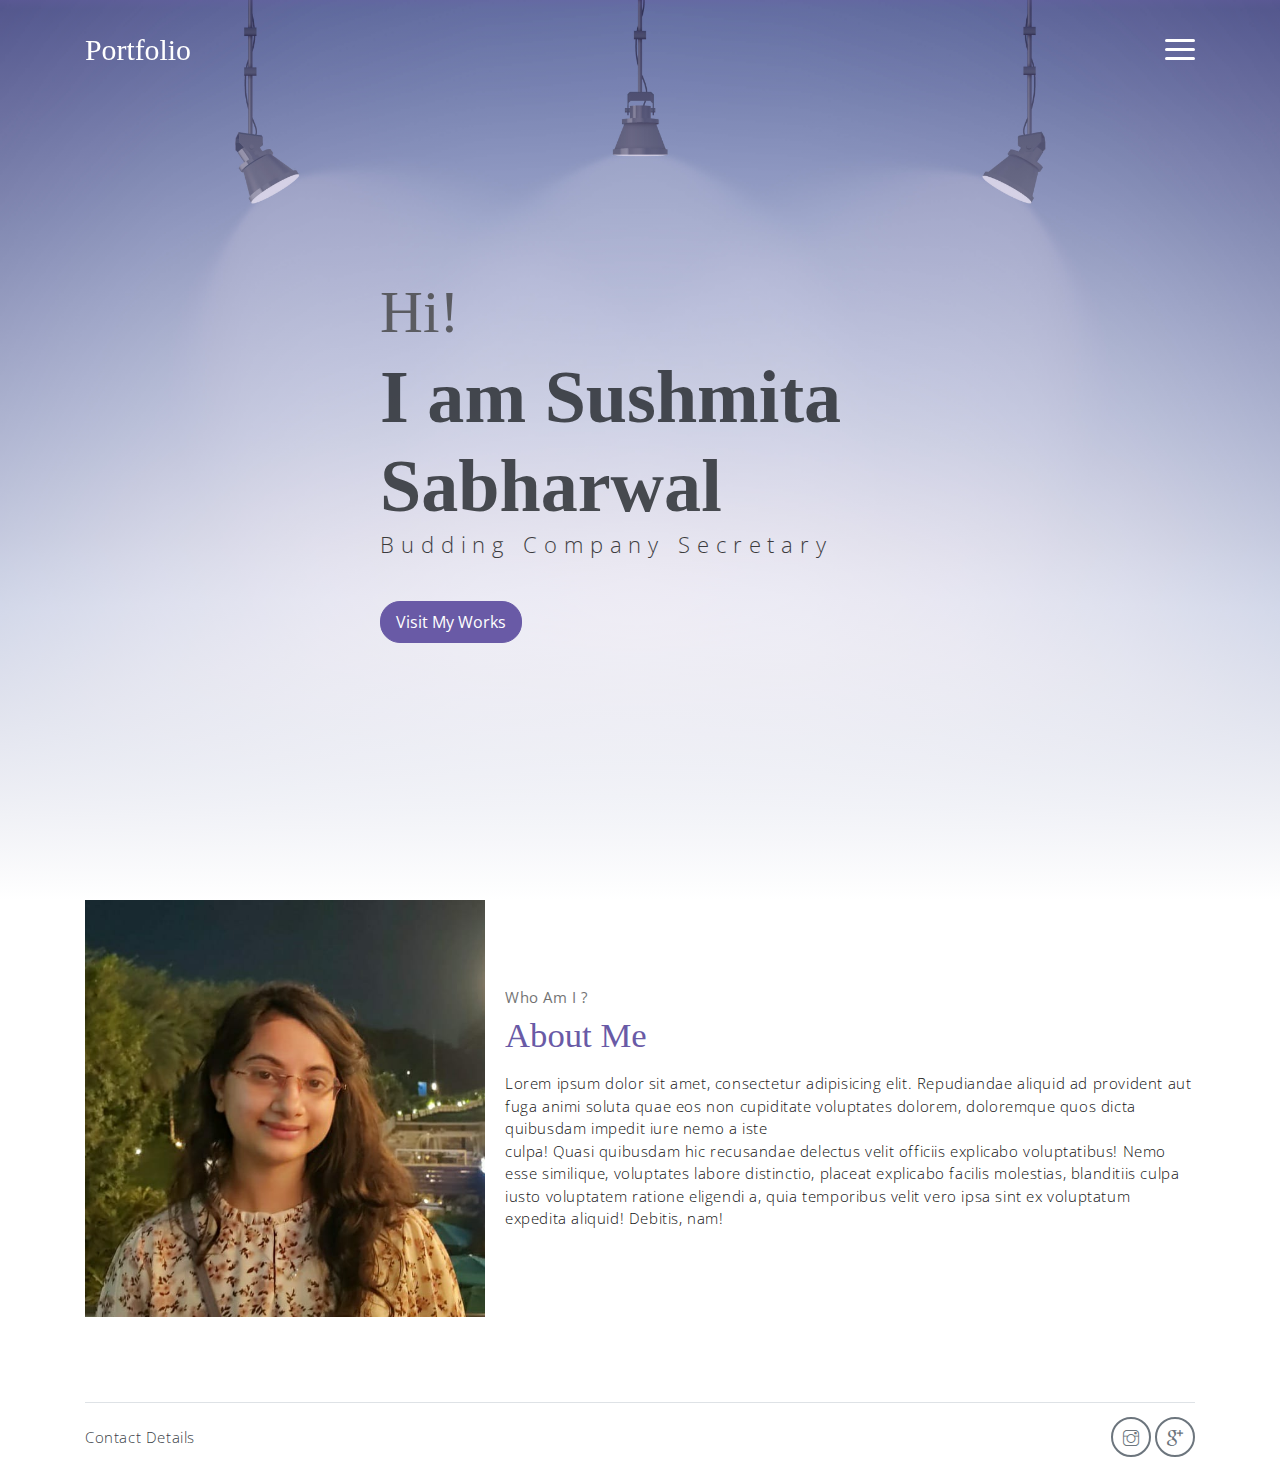
<file: index.html>
<!DOCTYPE html>
<html lang="en">
  <head>
    <meta charset="utf-8" />
    <meta
      name="viewport"
      content="width=device-width, initial-scale=1, shrink-to-fit=no"
    />
    <meta name="description" content="Company Secretary Updates" />
    <meta
      name="keywords"
      content="Company Secretary, updates, company law, dpnc, ICSI, india code,acts, state acts,indian acts,constitution acts,india law, indian law"
    />
    <meta name="author" content="Sushmita Sabharwal" />
    <title>Sushmita Sabharwal</title>
    <!-- font icons -->
    <link
      rel="stylesheet"
      href="assets/vendors/themify-icons/css/themify-icons.css"
    />
    <!-- Bootstrap + Meyawo main styles -->
    <link rel="stylesheet" href="assets/css/index.css" />
  </head>

  <body data-spy="scroll" data-target=".navbar" data-offset="40" id="home">
    <!-- Page Navbar -->
    <nav class="custom-navbar" data-spy="affix" data-offset-top="20">
      <div class="container">
        <a class="logo" href="#">Portfolio</a>
        <ul class="nav">
          <li class="item">
            <a class="link" href="#home">Home</a>
          </li>
          <li class="item">
            <a class="link" href="#about">About</a>
          </li>
          <!-- <li class="item">
                    <a class="link" href="#portfolio">Portfolio</a>
                </li> -->
          <!-- <li class="item">
                    <a class="link" href="#testmonial">Testmonial</a>
                </li> -->
          <!-- <li class="item">
                    <a class="link" href="#blog">Blog</a>
                </li> -->
          <li class="item">
            <a class="link" href="#contact">Contact</a>
          </li>
          <!-- <li class="item ml-md-3">
                    <a href="components.html" class="btn btn-primary">Components</a>
                </li> -->
        </ul>
        <a
          href="javascript:void(0)"
          id="nav-toggle"
          class="hamburger hamburger--elastic"
        >
          <div class="hamburger-box">
            <div class="hamburger-inner"></div>
          </div>
        </a>
      </div>
    </nav>
    <!-- End of Page Navbar -->

    <!-- page header -->
    <header id="home" class="header">
      <div class="overlay"></div>
      <div class="header-content container">
        <h1 class="header-title">
          <span class="up">Hi!</span>
          <span class="down">I am Sushmita Sabharwal</span>
        </h1>
        <p class="header-subtitle">Budding Company Secretary</p>

        <!-- <a href="/mywork.html"
          ><button class="btn btn-primary">Visit My Works</button></a
        > -->
        <form action="./mywork.html">
          <button class="btn btn-primary">Visit My Works</button>
        </form>
      </div>
    </header>
    <!-- end of page header -->

    <!-- about section -->
    <section class="section pt-0" id="about">
      <!-- container -->
      <div class="container text-center">
        <!-- about wrapper -->
        <div class="about">
          <div class="about-img-holder">
            <img
              src="assets/imgs/sushmita.jpeg"
              class="about-img"
              alt="Download free bootstrap 4 landing page, free boootstrap 4 templates, Download free bootstrap 4.1 landing page, free boootstrap 4.1.1 templates, meyawo Landing page"
            />
          </div>
          <div class="about-caption">
            <p class="section-subtitle">Who Am I ?</p>
            <h2 class="section-title mb-3">About Me</h2>
            <p>
              Lorem ipsum dolor sit amet, consectetur adipisicing elit.
              Repudiandae aliquid ad provident aut fuga animi soluta quae eos
              non cupiditate voluptates dolorem, doloremque quos dicta quibusdam
              impedit iure nemo a iste
              <br />culpa! Quasi quibusdam hic recusandae delectus velit
              officiis explicabo voluptatibus! Nemo esse similique, voluptates
              labore distinctio, placeat explicabo facilis molestias, blanditiis
              culpa iusto voluptatem ratione eligendi a, quia temporibus velit
              vero ipsa sint ex voluptatum expedita aliquid! Debitis, nam!
            </p>
            <!-- <button class="btn-rounded btn btn-outline-primary mt-4">
              Download CV
            </button> -->
          </div>
        </div>
        <!-- end of about wrapper -->
      </div>
      <!-- end of container -->
    </section>
    <!-- end of about section -->

    <!-- footer -->
    <div id="contact" class="container">
      <footer class="footer">
        <p class="mb-0">
          Contact Details
          <!-- <script>
            document.write(new Date().getFullYear());
          </script>
          &copy; -->
          <!-- <a href="http://www.devcrud.com">DevCRUD</a> Distribution
          <a href="https://themewagon.com">ThemeWagon</a> -->
        </p>
        <div class="social-links text-right m-auto ml-sm-auto">
          <a href="https://www.instagram.com/corp_updates/" class="link"
            ><i class="ti-instagram"></i
          ></a>

          <a href="mailto:shivamwatson55@gmail.com" class="link"
            ><i class="ti-google"></i
          ></a>
        </div>
      </footer>
    </div>
    <!-- end of page footer -->

    <!-- core  -->
    <script src="assets/vendors/jquery/jquery-3.4.1.js"></script>
    <script src="assets/vendors/bootstrap/bootstrap.bundle.js"></script>

    <!-- bootstrap 3 affix -->
    <script src="assets/vendors/bootstrap/bootstrap.affix.js"></script>

    <!-- Meyawo js -->
    <script src="assets/js/meyawo.js"></script>
  </body>
</html>
</file>
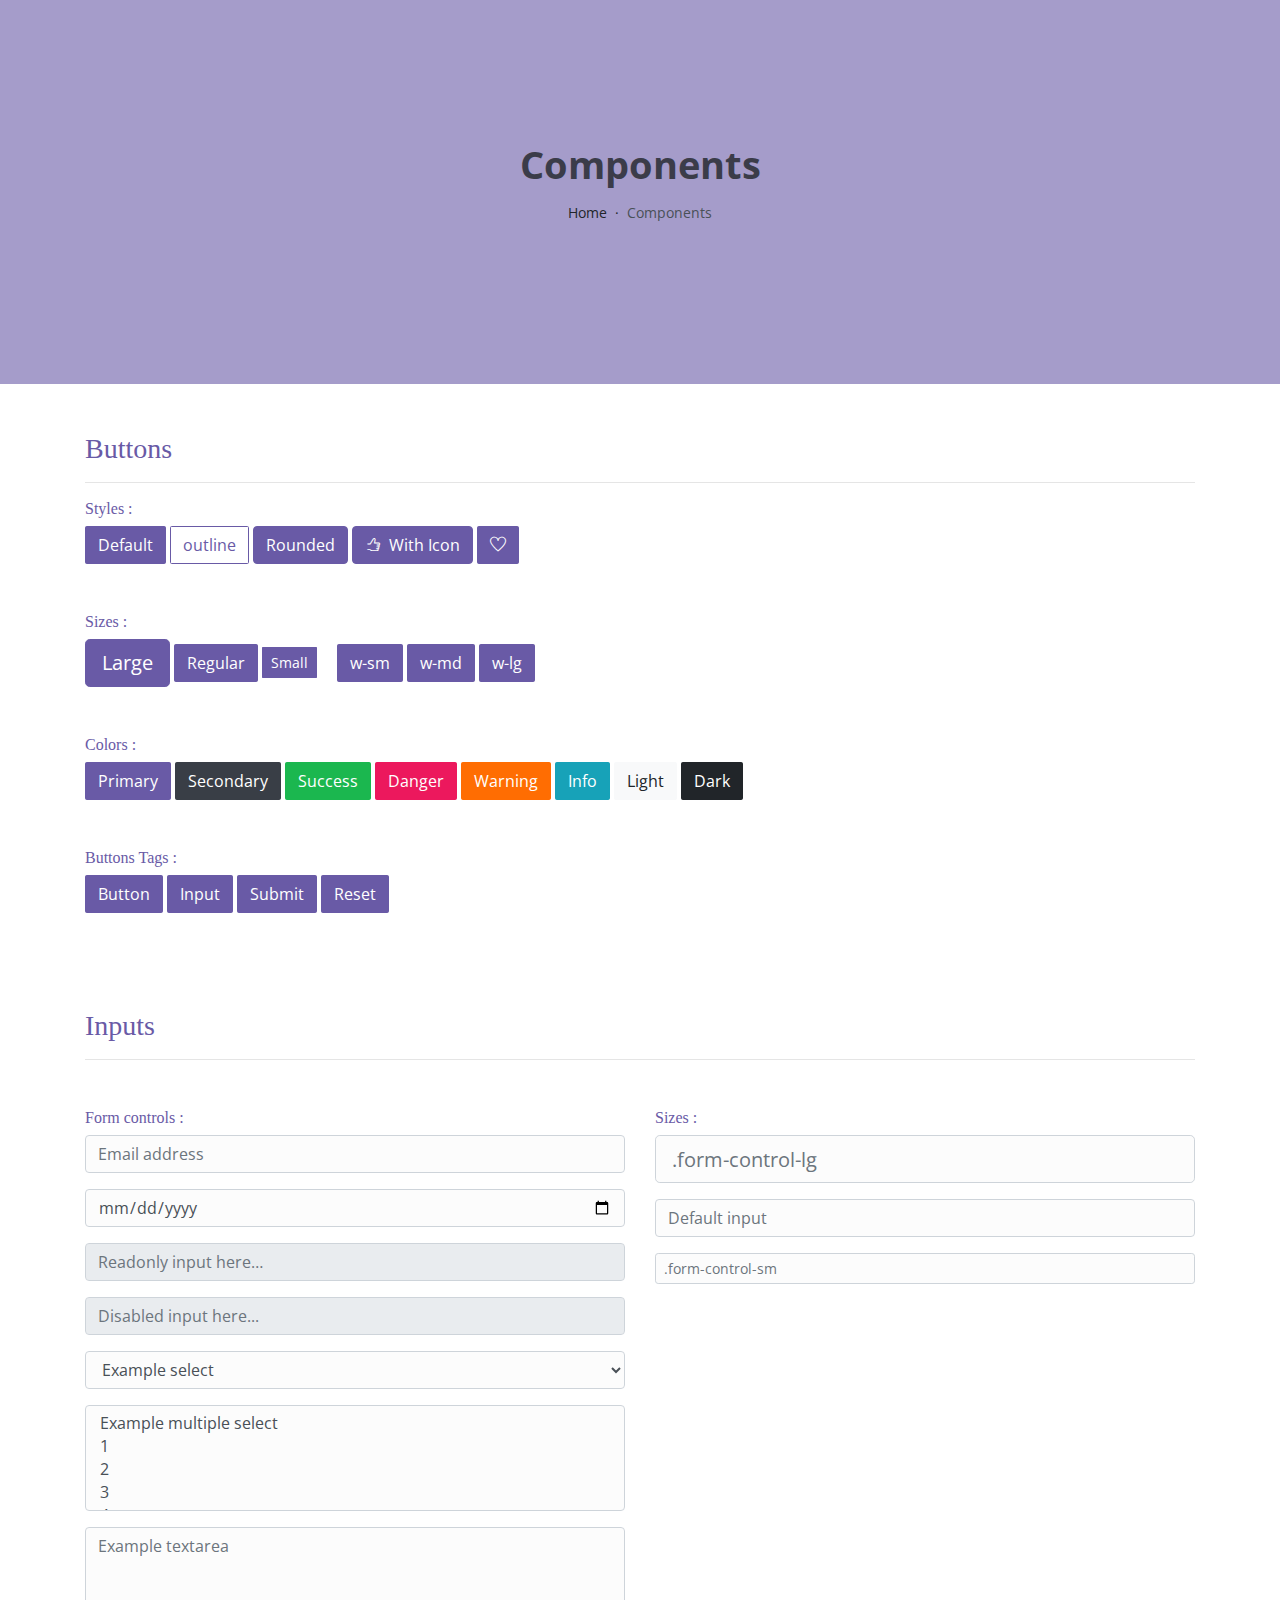
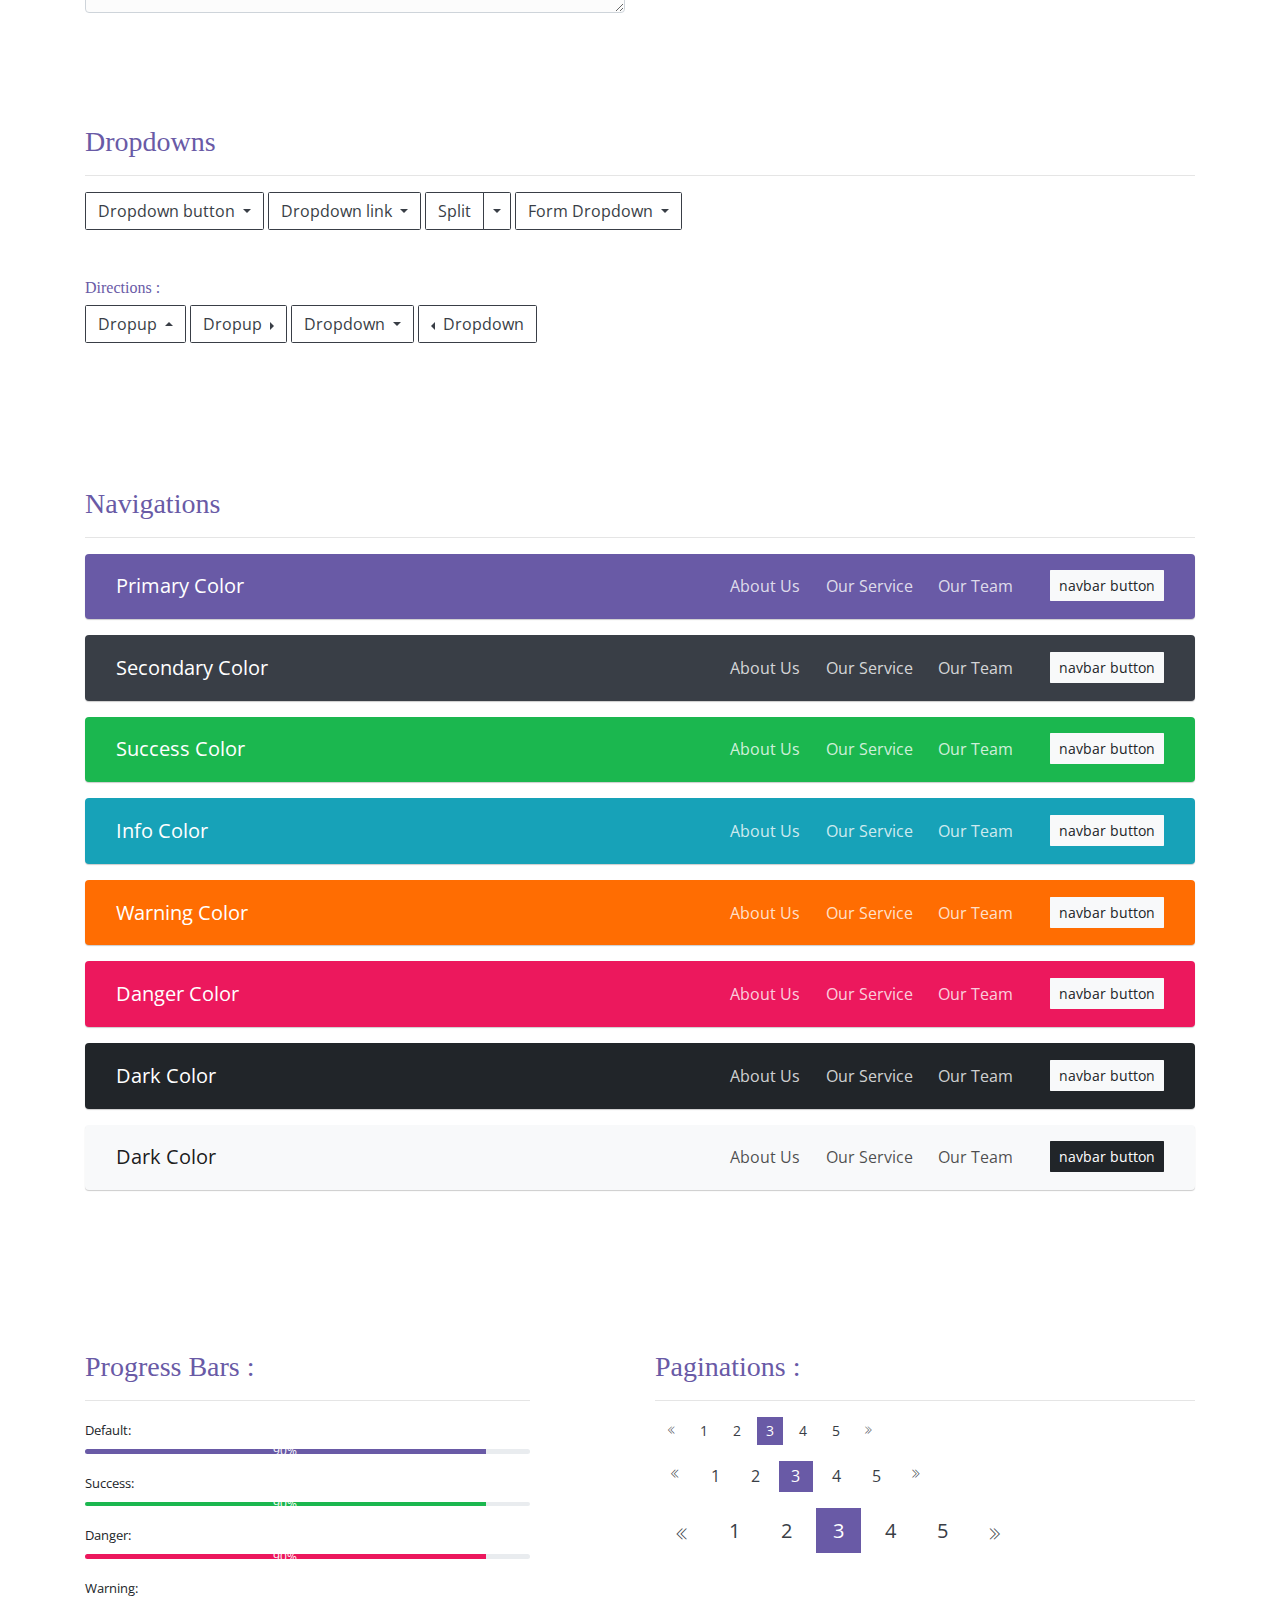
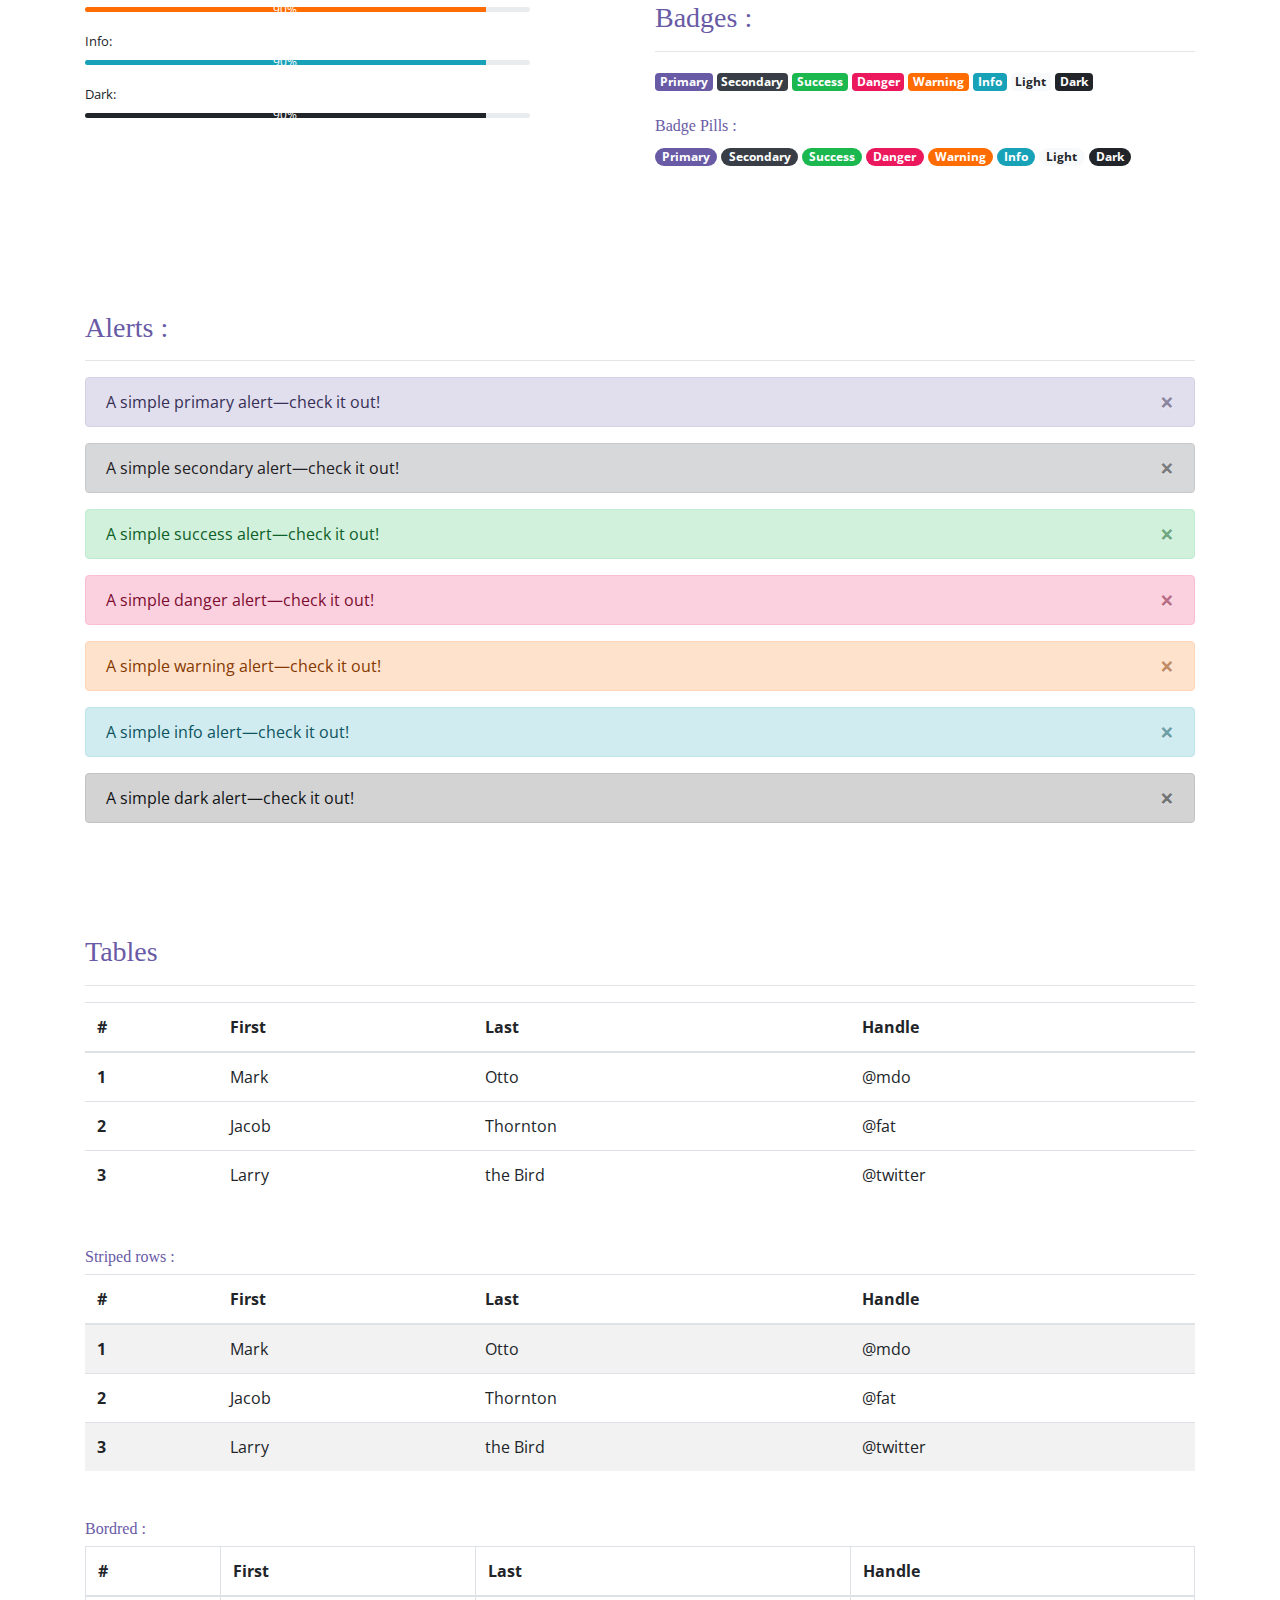
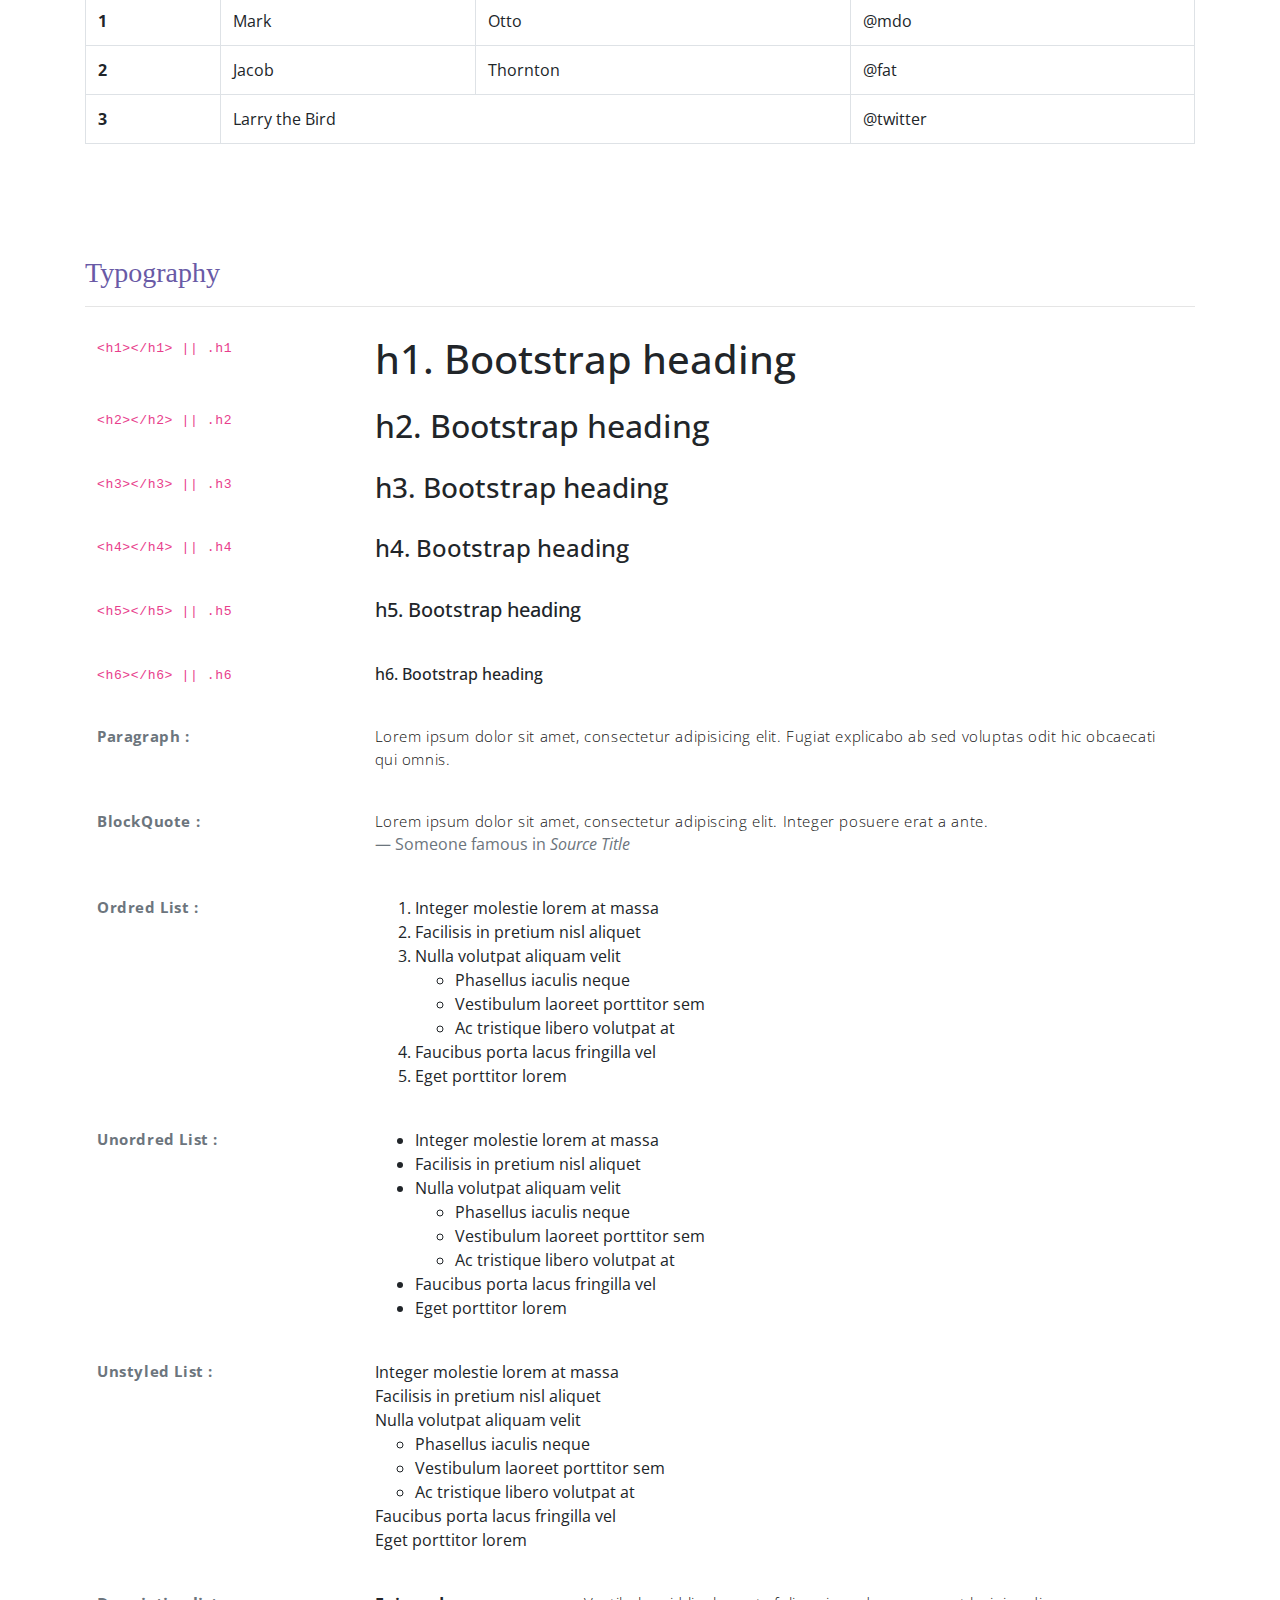
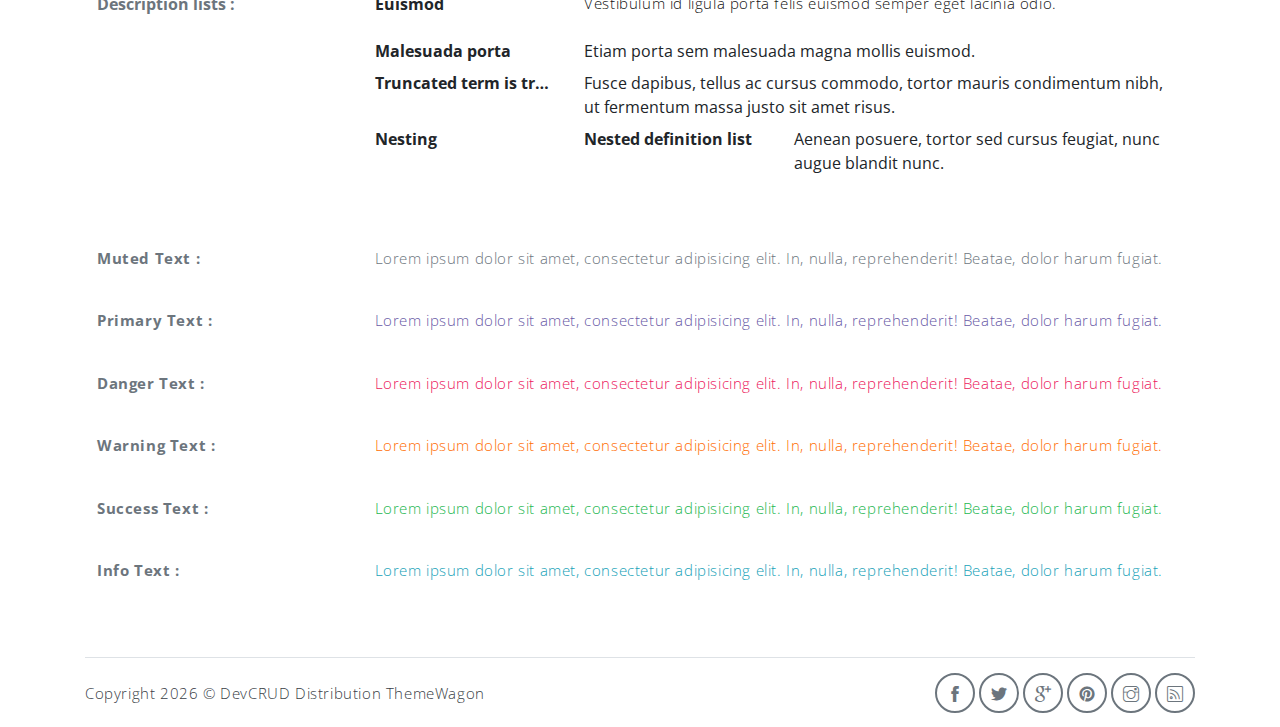
<file: components.html>
<!DOCTYPE html>
<html lang="en">

<head>
   <meta charset="utf-8">
   <meta name="viewport" content="width=device-width, initial-scale=1, shrink-to-fit=no">
   <meta name="description" content="Start your development with Meyawo landing page.">
   <meta name="author" content="Devcrud">
   <title>Meyawo Landing page | Components</title>
   <!-- font icons -->
   <link rel="stylesheet" href="assets/vendors/themify-icons/css/themify-icons.css">
   <!-- Bootstrap + Steller  -->
   <link rel="stylesheet" href="assets/css/meyawo.css">
</head>

<body>

   <!-- Page Header -->
   <header class="header header-mini">
      <div class="header-title">Components</div>
      <nav aria-label="breadcrumb">
         <ol class="breadcrumb">
            <li class="breadcrumb-item"><a href="/">Home</a></li>
            <li class="breadcrumb-item active" aria-current="page">Components</li>
         </ol>
      </nav>
   </header> <!-- End Of Page Header -->

   <!-- main content -->
   <div class="container">

      <!-- Buttons -->
      <h3 class="mt-5">Buttons</h3>
      <hr>
      <h6 class="section-secondary-title">Styles :</h6>
      <button class="btn btn-primary">Default</button>
      <button class="btn btn-outline-primary">outline</button>
      <button class="btn btn-primary rounded">Rounded</button>
      <button class="btn btn-primary rounded"><i class="ti-thumb-up pr-1"></i> With Icon</button>
      <button class="btn btn-primary circle"><i class="ti-heart"></i></button>

      <h6 class="section-secondary-title mt-5">Sizes :</h6>
      <button class="btn btn-primary btn-lg">Large</button>
      <button class="btn btn-primary ">Regular</button>
      <button class="btn btn-primary btn-sm">Small</button>
      <button class="btn btn-primary w-sm ml-3">w-sm</button>
      <button class="btn btn-primary w-md">w-md</button>
      <button class="btn btn-primary w-lg">w-lg</button>

      <h6 class="section-secondary-title mt-5">Colors :</h6>
      <button type="button" class="btn btn-primary">Primary</button>
      <button type="button" class="btn btn-secondary">Secondary</button>
      <button type="button" class="btn btn-success">Success</button>
      <button type="button" class="btn btn-danger">Danger</button>
      <button type="button" class="btn btn-warning">Warning</button>
      <button type="button" class="btn btn-info">Info</button>
      <button type="button" class="btn btn-light">Light</button>
      <button type="button" class="btn btn-dark">Dark</button>

      <h6 class="section-secondary-title mt-5">Buttons Tags :</h6>
      <button class="btn btn-primary" type="submit">Button</button>
      <input class="btn btn-primary" type="button" value="Input">
      <input class="btn btn-primary" type="submit" value="Submit">
      <input class="btn btn-primary" type="reset" value="Reset">

      <!-- devider -->
      <div class="py-5"></div>

      <!-- Inputs -->
      <h3>Inputs</h3>
      <hr>
      <div class="row mt-5">
         <div class="col-md-6">
            <h6 class="section-secondary-title">Form controls :</h6>
            <div class="form-group">
               <input type="email" class="form-control" id="exampleFormControlInput1" placeholder="Email address">
            </div>
            <div class="form-group">
               <input type="date" class="form-control" id="exampleFormControlInput1" placeholder="Date">
            </div>
            <div class="form-group">
               <input class="form-control" type="text" placeholder="Readonly input here…" readonly>
            </div>
            <div class="form-group">
               <input class="form-control" id="disabledInput" type="text" placeholder="Disabled input here..." disabled>
            </div>
            <div class="form-group">
               <select class="form-control" id="exampleFormControlSelect1">
                  <option>Example select</option>
                  <option>1</option>
                  <option>2</option>
                  <option>3</option>
                  <option>4</option>
                  <option>5</option>
               </select>
            </div>
            <div class="form-group">
               <select multiple class="form-control" id="exampleFormControlSelect2">
                  <option>Example multiple select</option>
                  <option>1</option>
                  <option>2</option>
                  <option>3</option>
                  <option>4</option>
                  <option>5</option>
               </select>
            </div>
            <div class="form-group">
               <textarea class="form-control" id="exampleFormControlTextarea1" rows="3"
                  placeholder="Example textarea"></textarea>
            </div>
         </div>
         <div class="col-md-6">
            <h6 class="section-secondary-title">Sizes :</h6>
            <div class="form-group">
               <input class="form-control form-control-lg" type="text" placeholder=".form-control-lg">
            </div>
            <div class="form-group">
               <input class="form-control" type="text" placeholder="Default input">
            </div>
            <div class="form-group">
               <input class="form-control form-control-sm" type="text" placeholder=".form-control-sm">
            </div>
         </div>
      </div> <!-- end of inputs -->

      <!-- devider -->
      <div class="py-5"></div>

      <!-- Dropdowns -->
      <h3 class="components-section-title font-weight-normal">Dropdowns</h3>
      <hr>
      <div class="dropdown d-inline-block">
         <button class="btn btn-outline-secondary dropdown-toggle" type="button" id="dropdownMenuButton"
            data-toggle="dropdown" aria-haspopup="true" aria-expanded="false">
            Dropdown button
         </button>
         <div class="dropdown-menu" aria-labelledby="dropdownMenuButton">
            <a class="dropdown-item" href="#">Action</a>
            <a class="dropdown-item" href="#">Another action</a>
            <a class="dropdown-item" href="#">Something else here</a>
         </div>
      </div>
      <div class="dropdown d-inline-block">
         <a class="btn btn-outline-secondary dropdown-toggle" href="#" role="button" id="dropdownMenuLink"
            data-toggle="dropdown" aria-haspopup="true" aria-expanded="false">
            Dropdown link
         </a>
         <div class="dropdown-menu" aria-labelledby="dropdownMenuLink">
            <a class="dropdown-item" href="#">Action</a>
            <a class="dropdown-item" href="#">Another action</a>
            <a class="dropdown-item" href="#">Something else here</a>
         </div>
      </div>
      <div class="btn-group">
         <button type="button" class="btn btn-outline-secondary">Split</button>
         <button type="button" class="btn btn-outline-secondary dropdown-toggle dropdown-toggle-split"
            data-toggle="dropdown" aria-haspopup="true" aria-expanded="false">
            <span class="sr-only">Toggle Dropdown</span>
         </button>
         <div class="dropdown-menu">
            <a class="dropdown-item" href="#">Action</a>
            <a class="dropdown-item" href="#">Another action</a>
            <a class="dropdown-item" href="#">Something else here</a>
            <div class="dropdown-divider"></div>
            <a class="dropdown-item" href="#">Separated link</a>
         </div>
      </div>
      <div class="btn-group">
         <button class="btn btn-outline-secondary dropdown-toggle" type="button" id="dropdownMenuButton"
            data-toggle="dropdown" aria-haspopup="true" aria-expanded="false">
            Form Dropdown
         </button>
         <div class="dropdown-menu form">
            <form class="px-4 py-3">
               <div class="form-group">
                  <input type="email" class="form-control" id="exampleDropdownFormEmail1"
                     placeholder="email@example.com">
               </div>
               <div class="form-group">
                  <input type="password" class="form-control" id="exampleDropdownFormPassword1" placeholder="Password">
               </div>
               <div class="form-check mb-3">
                  <input type="checkbox" class="form-check-input" id="dropdownCheck">
                  <label class="form-check-label" for="dropdownCheck">
                     Remember me
                  </label>
               </div>
               <button type="submit" class="btn btn-primary btn-block">Sign in</button>
            </form>
            <div class="dropdown-divider"></div>
            <a class="dropdown-item" href="#"><small>New around here? Sign up</small></a>
            <a class="dropdown-item" href="#"><small>Forgot password?</small></a>
         </div>
      </div>
      <h6 class="section-secondary-title mt-5">Directions :</h6>
      <div class="btn-group dropup">
         <button type="button" class="btn btn-outline-secondary dropdown-toggle" data-toggle="dropdown"
            aria-haspopup="true" aria-expanded="false">
            Dropup
         </button>
         <div class="dropdown-menu">
            <a class="dropdown-item" href="#">Action</a>
            <a class="dropdown-item" href="#">Another action</a>
            <a class="dropdown-item" href="#">Something else here</a>
            <div class="dropdown-divider"></div>
            <a class="dropdown-item" href="#">Separated link</a>
         </div>
      </div>
      <div class="btn-group dropright">
         <button type="button" class="btn btn-outline-secondary dropdown-toggle" data-toggle="dropdown"
            aria-haspopup="true" aria-expanded="false">
            Dropup
         </button>
         <div class="dropdown-menu">
            <a class="dropdown-item" href="#">Action</a>
            <a class="dropdown-item" href="#">Another action</a>
            <a class="dropdown-item" href="#">Something else here</a>
            <div class="dropdown-divider"></div>
            <a class="dropdown-item" href="#">Separated link</a>
         </div>
      </div>
      <div class="btn-group">
         <button type="button" class="btn btn-outline-secondary dropdown-toggle" data-toggle="dropdown"
            aria-haspopup="true" aria-expanded="false">
            Dropdown
         </button>
         <div class="dropdown-menu">
            <a class="dropdown-item" href="#">Action</a>
            <a class="dropdown-item" href="#">Another action</a>
            <a class="dropdown-item" href="#">Something else here</a>
            <div class="dropdown-divider"></div>
            <a class="dropdown-item" href="#">Separated link</a>
         </div>
      </div>
      <div class="btn-group dropleft">
         <button type="button" class="btn btn-outline-secondary dropdown-toggle" data-toggle="dropdown"
            aria-haspopup="true" aria-expanded="false">
            Dropdown
         </button>
         <div class="dropdown-menu">
            <a class="dropdown-item" href="#">Action</a>
            <a class="dropdown-item" href="#">Another action</a>
            <a class="dropdown-item" href="#">Something else here</a>
            <div class="dropdown-divider"></div>
            <a class="dropdown-item" href="#">Separated link</a>
         </div>
      </div> <!-- end of Dropdowns -->

      <!-- devider -->
      <div class="py-5"></div>

      <!-- navbars -->
      <h3 class="components-section-title font-weight-normal mt-5">Navigations</h3>
      <hr>
      <nav class="navbar navbar-expand-sm navbar-dark bg-primary rounded shadow mb-3">
         <div class="container">
            <a class="navbar-brand" href="#">Primary Color</a>
            <button class="navbar-toggler ml-auto" type="button" data-toggle="collapse"
               data-target="#navbarSupportedContent" aria-controls="navbarSupportedContent" aria-expanded="false"
               aria-label="Toggle navigation">
               <span class="navbar-toggler-icon"></span>
            </button>
            <div class="collapse navbar-collapse" id="navbarSupportedContent">
               <ul class="navbar-nav ml-auto">
                  <li class="nav-item">
                     <a class="nav-link" href="#about">About Us</a>
                  </li>
                  <li class="nav-item">
                     <a class="nav-link" href="#service">Our Service</a>
                  </li>
                  <li class="nav-item">
                     <a class="nav-link" href="#team">Our Team</a>
                  </li>
                  <li class="nav-item">
                     <a href="#book-table" class="ml-4 mt-1 btn btn-light btn-sm">navbar button</a>
                  </li>
               </ul>
            </div>
         </div>
      </nav>
      <nav class="navbar navbar-expand-sm navbar-dark bg-secondary rounded shadow mb-3">
         <div class="container">
            <a class="navbar-brand" href="#">Secondary Color</a>
            <button class="navbar-toggler ml-auto" type="button" data-toggle="collapse"
               data-target="#navbarSupportedContent" aria-controls="navbarSupportedContent" aria-expanded="false"
               aria-label="Toggle navigation">
               <span class="navbar-toggler-icon"></span>
            </button>
            <div class="collapse navbar-collapse" id="navbarSupportedContent">
               <ul class="navbar-nav ml-auto">
                  <li class="nav-item">
                     <a class="nav-link" href="#about">About Us</a>
                  </li>
                  <li class="nav-item">
                     <a class="nav-link" href="#service">Our Service</a>
                  </li>
                  <li class="nav-item">
                     <a class="nav-link" href="#team">Our Team</a>
                  </li>
                  <li class="nav-item">
                     <a href="#book-table" class="ml-4 mt-1 btn btn-light btn-sm">navbar button</a>
                  </li>
               </ul>
            </div>
         </div>
      </nav>
      <nav class="navbar navbar-expand-sm navbar-dark bg-success rounded shadow mb-3">
         <div class="container">
            <a class="navbar-brand" href="#">Success Color</a>
            <button class="navbar-toggler ml-auto" type="button" data-toggle="collapse"
               data-target="#navbarSupportedContent" aria-controls="navbarSupportedContent" aria-expanded="false"
               aria-label="Toggle navigation">
               <span class="navbar-toggler-icon"></span>
            </button>
            <div class="collapse navbar-collapse" id="navbarSupportedContent">
               <ul class="navbar-nav ml-auto">
                  <li class="nav-item">
                     <a class="nav-link" href="#about">About Us</a>
                  </li>
                  <li class="nav-item">
                     <a class="nav-link" href="#service">Our Service</a>
                  </li>
                  <li class="nav-item">
                     <a class="nav-link" href="#team">Our Team</a>
                  </li>
                  <li class="nav-item">
                     <a href="#book-table" class="ml-4 mt-1 btn btn-light btn-sm">navbar button</a>
                  </li>
               </ul>
            </div>
         </div>
      </nav>
      <nav class="navbar navbar-expand-sm navbar-dark bg-info rounded shadow mb-3">
         <div class="container">
            <a class="navbar-brand" href="#">Info Color</a>
            <button class="navbar-toggler ml-auto" type="button" data-toggle="collapse"
               data-target="#navbarSupportedContent" aria-controls="navbarSupportedContent" aria-expanded="false"
               aria-label="Toggle navigation">
               <span class="navbar-toggler-icon"></span>
            </button>
            <div class="collapse navbar-collapse" id="navbarSupportedContent">
               <ul class="navbar-nav ml-auto">
                  <li class="nav-item">
                     <a class="nav-link" href="#about">About Us</a>
                  </li>
                  <li class="nav-item">
                     <a class="nav-link" href="#service">Our Service</a>
                  </li>
                  <li class="nav-item">
                     <a class="nav-link" href="#team">Our Team</a>
                  </li>
                  <li class="nav-item">
                     <a href="#book-table" class="ml-4 mt-1 btn btn-light btn-sm">navbar button</a>
                  </li>
               </ul>
            </div>
         </div>
      </nav>
      <nav class="navbar navbar-expand-sm navbar-dark bg-warning rounded shadow mb-3">
         <div class="container">
            <a class="navbar-brand" href="#">Warning Color</a>
            <button class="navbar-toggler ml-auto" type="button" data-toggle="collapse"
               data-target="#navbarSupportedContent" aria-controls="navbarSupportedContent" aria-expanded="false"
               aria-label="Toggle navigation">
               <span class="navbar-toggler-icon"></span>
            </button>
            <div class="collapse navbar-collapse" id="navbarSupportedContent">
               <ul class="navbar-nav ml-auto">
                  <li class="nav-item">
                     <a class="nav-link" href="#about">About Us</a>
                  </li>
                  <li class="nav-item">
                     <a class="nav-link" href="#service">Our Service</a>
                  </li>
                  <li class="nav-item">
                     <a class="nav-link" href="#team">Our Team</a>
                  </li>
                  <li class="nav-item">
                     <a href="#book-table" class="ml-4 mt-1 btn btn-light btn-sm">navbar button</a>
                  </li>
               </ul>
            </div>
         </div>
      </nav>
      <nav class="navbar navbar-expand-sm navbar-dark bg-danger rounded shadow mb-3">
         <div class="container">
            <a class="navbar-brand" href="#">Danger Color</a>
            <button class="navbar-toggler ml-auto" type="button" data-toggle="collapse"
               data-target="#navbarSupportedContent" aria-controls="navbarSupportedContent" aria-expanded="false"
               aria-label="Toggle navigation">
               <span class="navbar-toggler-icon"></span>
            </button>
            <div class="collapse navbar-collapse" id="navbarSupportedContent">
               <ul class="navbar-nav ml-auto">
                  <li class="nav-item">
                     <a class="nav-link" href="#about">About Us</a>
                  </li>
                  <li class="nav-item">
                     <a class="nav-link" href="#service">Our Service</a>
                  </li>
                  <li class="nav-item">
                     <a class="nav-link" href="#team">Our Team</a>
                  </li>
                  <li class="nav-item">
                     <a href="#book-table" class="ml-4 mt-1 btn btn-light btn-sm">navbar button</a>
                  </li>
               </ul>
            </div>
         </div>
      </nav>
      <nav class="navbar navbar-expand-sm navbar-dark bg-dark rounded shadow mb-3">
         <div class="container">
            <a class="navbar-brand" href="#">Dark Color</a>
            <button class="navbar-toggler ml-auto" type="button" data-toggle="collapse"
               data-target="#navbarSupportedContent" aria-controls="navbarSupportedContent" aria-expanded="false"
               aria-label="Toggle navigation">
               <span class="navbar-toggler-icon"></span>
            </button>
            <div class="collapse navbar-collapse" id="navbarSupportedContent">
               <ul class="navbar-nav ml-auto">
                  <li class="nav-item">
                     <a class="nav-link" href="#about">About Us</a>
                  </li>
                  <li class="nav-item">
                     <a class="nav-link" href="#service">Our Service</a>
                  </li>
                  <li class="nav-item">
                     <a class="nav-link" href="#team">Our Team</a>
                  </li>
                  <li class="nav-item">
                     <a href="#book-table" class="ml-4 mt-1 btn btn-light btn-sm">navbar button</a>
                  </li>
               </ul>
            </div>
         </div>
      </nav>
      <nav class="navbar navbar-expand-sm navbar-light bg-light rounded shadow mb-3">
         <div class="container">
            <a class="navbar-brand" href="#">Dark Color</a>
            <button class="navbar-toggler ml-auto" type="button" data-toggle="collapse"
               data-target="#navbarSupportedContent" aria-controls="navbarSupportedContent" aria-expanded="false"
               aria-label="Toggle navigation">
               <span class="navbar-toggler-icon"></span>
            </button>
            <div class="collapse navbar-collapse" id="navbarSupportedContent">
               <ul class="navbar-nav ml-auto">
                  <li class="nav-item">
                     <a class="nav-link" href="#about">About Us</a>
                  </li>
                  <li class="nav-item">
                     <a class="nav-link" href="#service">Our Service</a>
                  </li>
                  <li class="nav-item">
                     <a class="nav-link" href="#team">Our Team</a>
                  </li>
                  <li class="nav-item">
                     <a href="#book-table" class="ml-4 mt-1 btn btn-dark btn-sm">navbar button</a>
                  </li>
               </ul>
            </div>
         </div>
      </nav>
      <!-- End of navbars -->

      <!-- devider -->
      <div class="py-5"></div>

      <!-- progress bars -->
      <div class="row justify-content-between">
         <div class="col-md-5">
            <h3 class="components-section-title font-weight-normal mt-5">Progress Bars :</h3>
            <hr>
            <small>Default: </small>
            <div class="progress mt-2 mb-3">
               <div class="progress-bar" role="progressbar" style="width: 90%" aria-valuenow="25" aria-valuemin="0"
                  aria-valuemax="100"><span>90%</span></div>
            </div>
            <small>Success:</small>
            <div class="progress mt-2 mb-3">
               <div class="progress-bar bg-success" role="progressbar" style="width: 90%" aria-valuenow="25"
                  aria-valuemin="0" aria-valuemax="100"><span>90%</span></div>
            </div>
            <small>Danger:</small>
            <div class="progress mt-2 mb-3">
               <div class="progress-bar bg-danger" role="progressbar" style="width: 90%" aria-valuenow="25"
                  aria-valuemin="0" aria-valuemax="100"><span>90%</span></div>
            </div>
            <small>Warning:</small>
            <div class="progress mt-2 mb-3">
               <div class="progress-bar bg-warning" role="progressbar" style="width: 90%" aria-valuenow="25"
                  aria-valuemin="0" aria-valuemax="100"><span>90%</span></div>
            </div>
            <small>Info:</small>
            <div class="progress mt-2 mb-3">
               <div class="progress-bar bg-info" role="progressbar" style="width: 90%" aria-valuenow="25"
                  aria-valuemin="0" aria-valuemax="100"><span>90%</span></div>
            </div>
            <small>Dark:</small>
            <div class="progress mt-2 mb-3">
               <div class="progress-bar bg-dark" role="progressbar" style="width: 90%" aria-valuenow="25"
                  aria-valuemin="0" aria-valuemax="100"><span>90%</span></div>
            </div>
         </div>
         <div class="col-md-6">
            <h3 class="components-section-title font-weight-normal mt-5">Paginations :</h3>
            <hr>
            <nav aria-label="Page navigation example">
               <ul class="pagination pagination-sm">
                  <li class="page-item"><a class="page-link" href="#"><i class="ti-angle-double-left"></i></a></li>
                  <li class="page-item"><a class="page-link" href="#">1</a></li>
                  <li class="page-item"><a class="page-link" href="#">2</a></li>
                  <li class="page-item active"><a class="page-link" href="#">3</a></li>
                  <li class="page-item"><a class="page-link" href="#">4</a></li>
                  <li class="page-item"><a class="page-link" href="#">5</a></li>
                  <li class="page-item"><a class="page-link" href="#"><i class="ti-angle-double-right"></i></a></li>
               </ul>
            </nav>
            <nav aria-label="Page navigation example">
               <ul class="pagination">
                  <li class="page-item"><a class="page-link" href="#"><i class="ti-angle-double-left"></i></a></li>
                  <li class="page-item"><a class="page-link" href="#">1</a></li>
                  <li class="page-item"><a class="page-link" href="#">2</a></li>
                  <li class="page-item active"><a class="page-link" href="#">3</a></li>
                  <li class="page-item"><a class="page-link" href="#">4</a></li>
                  <li class="page-item"><a class="page-link" href="#">5</a></li>
                  <li class="page-item"><a class="page-link" href="#"><i class="ti-angle-double-right"></i></a></li>
               </ul>
            </nav>
            <nav aria-label="Page navigation example">
               <ul class="pagination pagination-lg">
                  <li class="page-item"><a class="page-link" href="#"><i class="ti-angle-double-left"></i></a></li>
                  <li class="page-item"><a class="page-link" href="#">1</a></li>
                  <li class="page-item"><a class="page-link" href="#">2</a></li>
                  <li class="page-item active"><a class="page-link" href="#">3</a></li>
                  <li class="page-item"><a class="page-link" href="#">4</a></li>
                  <li class="page-item"><a class="page-link" href="#">5</a></li>
                  <li class="page-item"><a class="page-link" href="#"><i class="ti-angle-double-right"></i></a></li>
               </ul>
            </nav>

            <!-- Badges -->
            <h3 class="components-section-title font-weight-normal mt-5">Badges :</h3>
            <hr>
            <span class="badge badge-primary">Primary</span>
            <span class="badge badge-secondary">Secondary</span>
            <span class="badge badge-success">Success</span>
            <span class="badge badge-danger">Danger</span>
            <span class="badge badge-warning">Warning</span>
            <span class="badge badge-info">Info</span>
            <span class="badge badge-light">Light</span>
            <span class="badge badge-dark">Dark</span>
            <h6 class="section-secondary-title mt-4 mb-2">Badge Pills :</h6>
            <span class="badge badge-pill badge-primary">Primary</span>
            <span class="badge badge-pill badge-secondary">Secondary</span>
            <span class="badge badge-pill badge-success">Success</span>
            <span class="badge badge-pill badge-danger">Danger</span>
            <span class="badge badge-pill badge-warning">Warning</span>
            <span class="badge badge-pill badge-info">Info</span>
            <span class="badge badge-pill badge-light">Light</span>
            <span class="badge badge-pill badge-dark">Dark</span>
         </div>
      </div> <!-- End of Progress bars -->

      <!-- devider -->
      <div class="py-5"></div>

      <!-- Alerts -->
      <h3 class="components-section-title font-weight-normal mt-5">Alerts :</h3>
      <hr>
      <div class="alert alert-primary alert-dismissible fade show" role="alert">
         A simple primary alert—check it out!
         <button type="button" class="close" data-dismiss="alert" aria-label="Close">
            <span aria-hidden="true">&times;</span>
         </button>
      </div>
      <div class="alert alert-secondary alert-dismissible fade show" role="alert">
         A simple secondary alert—check it out!
         <button type="button" class="close" data-dismiss="alert" aria-label="Close">
            <span aria-hidden="true">&times;</span>
         </button>
      </div>
      <div class="alert alert-success alert-dismissible fade show" role="alert">
         A simple success alert—check it out!
         <button type="button" class="close" data-dismiss="alert" aria-label="Close">
            <span aria-hidden="true">&times;</span>
         </button>
      </div>
      <div class="alert alert-danger alert-dismissible fade show" role="alert">
         A simple danger alert—check it out!
         <button type="button" class="close" data-dismiss="alert" aria-label="Close">
            <span aria-hidden="true">&times;</span>
         </button>
      </div>
      <div class="alert alert-warning alert-dismissible fade show" role="alert">
         A simple warning alert—check it out!
         <button type="button" class="close" data-dismiss="alert" aria-label="Close">
            <span aria-hidden="true">&times;</span>
         </button>
      </div>
      <div class="alert alert-info alert-dismissible fade show" role="alert">
         A simple info alert—check it out!
         <button type="button" class="close" data-dismiss="alert" aria-label="Close">
            <span aria-hidden="true">&times;</span>
         </button>
      </div>
      <div class="alert alert-dark alert-dismissible fade show" role="alert">
         A simple dark alert—check it out!
         <button type="button" class="close" data-dismiss="alert" aria-label="Close">
            <span aria-hidden="true">&times;</span>
         </button>
      </div>
      <!-- end of alerts -->

      <!-- devider -->
      <div class="py-5"></div>

      <!-- tables -->
      <h3 class="components-section-title">Tables</h3>
      <hr>
      <table class="table">
         <thead>
            <tr>
               <th scope="col">#</th>
               <th scope="col">First</th>
               <th scope="col">Last</th>
               <th scope="col">Handle</th>
            </tr>
         </thead>
         <tbody>
            <tr>
               <th scope="row">1</th>
               <td>Mark</td>
               <td>Otto</td>
               <td>@mdo</td>
            </tr>
            <tr>
               <th scope="row">2</th>
               <td>Jacob</td>
               <td>Thornton</td>
               <td>@fat</td>
            </tr>
            <tr>
               <th scope="row">3</th>
               <td>Larry</td>
               <td>the Bird</td>
               <td>@twitter</td>
            </tr>
         </tbody>
      </table>

      <h6 class="section-secondary-title mt-5">Striped rows :</h6>
      <table class="table table-striped">
         <thead>
            <tr>
               <th scope="col">#</th>
               <th scope="col">First</th>
               <th scope="col">Last</th>
               <th scope="col">Handle</th>
            </tr>
         </thead>
         <tbody>
            <tr>
               <th scope="row">1</th>
               <td>Mark</td>
               <td>Otto</td>
               <td>@mdo</td>
            </tr>
            <tr>
               <th scope="row">2</th>
               <td>Jacob</td>
               <td>Thornton</td>
               <td>@fat</td>
            </tr>
            <tr>
               <th scope="row">3</th>
               <td>Larry</td>
               <td>the Bird</td>
               <td>@twitter</td>
            </tr>
         </tbody>
      </table>

      <h6 class="section-secondary-title mt-5">Bordred :</h6>
      <table class="table table-bordered">
         <thead>
            <tr>
               <th scope="col">#</th>
               <th scope="col">First</th>
               <th scope="col">Last</th>
               <th scope="col">Handle</th>
            </tr>
         </thead>
         <tbody>
            <tr>
               <th scope="row">1</th>
               <td>Mark</td>
               <td>Otto</td>
               <td>@mdo</td>
            </tr>
            <tr>
               <th scope="row">2</th>
               <td>Jacob</td>
               <td>Thornton</td>
               <td>@fat</td>
            </tr>
            <tr>
               <th scope="row">3</th>
               <td colspan="2">Larry the Bird</td>
               <td>@twitter</td>
            </tr>
         </tbody>
      </table>
      <!-- end of tables -->

      <!-- devider -->
      <div class="py-5"></div>

      <!-- typography -->
      <h3 class="components-section-title">Typography</h3>
      <hr>
      <table class="table table-borderless v-align-center">
         <tbody>
            <tr>
               <td>
                  <p><code class="highlighter-rouge">&lt;h1&gt;&lt;/h1&gt; || .h1</code></p>
               </td>
               <td class="w-75"><span class="h1">h1. Bootstrap heading</span></td>
            </tr>
            <tr>
               <td>
                  <p><code class="highlighter-rouge">&lt;h2&gt;&lt;/h2&gt; || .h2</code></p>
               </td>
               <td><span class="h2">h2. Bootstrap heading</span></td>
            </tr>
            <tr>
               <td>
                  <p><code class="highlighter-rouge">&lt;h3&gt;&lt;/h3&gt; || .h3</code></p>
               </td>
               <td><span class="h3">h3. Bootstrap heading</span></td>
            </tr>
            <tr>
               <td>
                  <p><code class="highlighter-rouge">&lt;h4&gt;&lt;/h4&gt; || .h4</code></p>
               </td>
               <td><span class="h4">h4. Bootstrap heading</span></td>
            </tr>
            <tr>
               <td>
                  <p><code class="highlighter-rouge">&lt;h5&gt;&lt;/h5&gt; || .h5</code></p>
               </td>
               <td><span class="h5">h5. Bootstrap heading</span></td>
            </tr>
            <tr>
               <td>
                  <p><code class="highlighter-rouge">&lt;h6&gt;&lt;/h6&gt; || .h6</code></p>
               </td>
               <td><span class="h6">h6. Bootstrap heading</span></td>
            </tr>
            <tr>
               <td>
                  <p class="font-weight-bold text-muted">Paragraph :</p>
               </td>
               <td>
                  <p>Lorem ipsum dolor sit amet, consectetur adipisicing elit. Fugiat explicabo ab sed voluptas odit hic
                     obcaecati qui omnis.</p>
               </td>
            </tr>
            <tr>
               <td>
                  <p class="font-weight-bold text-muted">BlockQuote :</p>
               </td>
               <td>
                  <blockquote class="blockquote">
                     <p class="mb-0">Lorem ipsum dolor sit amet, consectetur adipiscing elit. Integer posuere erat a
                        ante.</p>
                     <footer class="blockquote-footer">Someone famous in <cite title="Source Title">Source Title</cite>
                     </footer>
                  </blockquote>
               </td>
            </tr>

            <tr>
               <td>
                  <p class="font-weight-bold text-muted">Ordred List :</p>
               </td>
               <td>
                  <ol>
                     <li>Integer molestie lorem at massa</li>
                     <li>Facilisis in pretium nisl aliquet</li>
                     <li>Nulla volutpat aliquam velit
                        <ul>
                           <li>Phasellus iaculis neque</li>
                           <li>Vestibulum laoreet porttitor sem</li>
                           <li>Ac tristique libero volutpat at</li>
                        </ul>
                     </li>
                     <li>Faucibus porta lacus fringilla vel</li>
                     <li>Eget porttitor lorem</li>
                  </ol>
               </td>
            </tr>
            <tr>
               <td>
                  <p class="font-weight-bold text-muted">Unordred List :</p>
               </td>
               <td>
                  <ul>
                     <li>Integer molestie lorem at massa</li>
                     <li>Facilisis in pretium nisl aliquet</li>
                     <li>Nulla volutpat aliquam velit
                        <ul>
                           <li>Phasellus iaculis neque</li>
                           <li>Vestibulum laoreet porttitor sem</li>
                           <li>Ac tristique libero volutpat at</li>
                        </ul>
                     </li>
                     <li>Faucibus porta lacus fringilla vel</li>
                     <li>Eget porttitor lorem</li>
                  </ul>
               </td>
            </tr>
            <tr>
               <td>
                  <p class="font-weight-bold text-muted">Unstyled List :</p>
               </td>
               <td>
                  <ul class="list-unstyled">
                     <li>Integer molestie lorem at massa</li>
                     <li>Facilisis in pretium nisl aliquet</li>
                     <li>Nulla volutpat aliquam velit
                        <ul>
                           <li>Phasellus iaculis neque</li>
                           <li>Vestibulum laoreet porttitor sem</li>
                           <li>Ac tristique libero volutpat at</li>
                        </ul>
                     </li>
                     <li>Faucibus porta lacus fringilla vel</li>
                     <li>Eget porttitor lorem</li>
                  </ul>
               </td>
            </tr>
            <tr>
               <td class="font-weight-bold text-muted">Description lists : </td>
               <td>
                  <dl class="row">
                     <dt class="col-sm-3">Euismod</dt>
                     <dd class="col-sm-9">
                        <p>Vestibulum id ligula porta felis euismod semper eget lacinia odio.</p>
                     </dd>

                     <dt class="col-sm-3">Malesuada porta</dt>
                     <dd class="col-sm-9">Etiam porta sem malesuada magna mollis euismod.</dd>

                     <dt class="col-sm-3 text-truncate">Truncated term is truncated</dt>
                     <dd class="col-sm-9">Fusce dapibus, tellus ac cursus commodo, tortor mauris condimentum nibh, ut
                        fermentum massa justo sit amet risus.</dd>

                     <dt class="col-sm-3">Nesting</dt>
                     <dd class="col-sm-9">
                        <dl class="row">
                           <dt class="col-sm-4">Nested definition list</dt>
                           <dd class="col-sm-8">Aenean posuere, tortor sed cursus feugiat, nunc augue blandit nunc.</dd>
                        </dl>
                     </dd>
                  </dl>
               </td>
            </tr>
            <tr>
               <td>
                  <p class="font-weight-bold text-muted">Muted Text :</p>
               </td>
               <td>
                  <p class="text-muted">Lorem ipsum dolor sit amet, consectetur adipisicing elit. In, nulla,
                     reprehenderit! Beatae, dolor harum fugiat.</p>
               </td>
            </tr>
            <tr>
               <td>
                  <p class="font-weight-bold text-muted">Primary Text :</p>
               </td>
               <td>
                  <p class="text-primary">Lorem ipsum dolor sit amet, consectetur adipisicing elit. In, nulla,
                     reprehenderit! Beatae, dolor harum fugiat.</p>
               </td>
            </tr>
            <tr>
               <td>
                  <p class="font-weight-bold text-muted">Danger Text :</p>
               </td>
               <td>
                  <p class="text-danger">Lorem ipsum dolor sit amet, consectetur adipisicing elit. In, nulla,
                     reprehenderit! Beatae, dolor harum fugiat.</p>
               </td>
            </tr>
            <tr>
               <td>
                  <p class="font-weight-bold text-muted">Warning Text :</p>
               </td>
               <td>
                  <p class="text-warning">Lorem ipsum dolor sit amet, consectetur adipisicing elit. In, nulla,
                     reprehenderit! Beatae, dolor harum fugiat.</p>
               </td>
            </tr>
            <tr>
               <td>
                  <p class="font-weight-bold text-muted">Success Text :</p>
               </td>
               <td>
                  <p class="text-success">Lorem ipsum dolor sit amet, consectetur adipisicing elit. In, nulla,
                     reprehenderit! Beatae, dolor harum fugiat.</p>
               </td>
            </tr>
            <tr>
               <td>
                  <p class="font-weight-bold text-muted">Info Text :</p>
               </td>
               <td>
                  <p class="text-info">Lorem ipsum dolor sit amet, consectetur adipisicing elit. In, nulla,
                     reprehenderit! Beatae, dolor harum fugiat.</p>
               </td>
            </tr>
         </tbody>
      </table>
   </div>
   <!-- end of typography -->

   <!-- footer -->
   <div class="container mt-5">
      <footer class="footer">
         <p class="mb-0">Copyright
            <script>document.write(new Date().getFullYear())</script> &copy; <a
               href="http://www.devcrud.com">DevCRUD</a> Distribution <a href="https://themewagon.com">ThemeWagon</a>
         </p>
         <div class="social-links text-right m-auto ml-sm-auto">
            <a href="javascript:void(0)" class="link"><i class="ti-facebook"></i></a>
            <a href="javascript:void(0)" class="link"><i class="ti-twitter-alt"></i></a>
            <a href="javascript:void(0)" class="link"><i class="ti-google"></i></a>
            <a href="javascript:void(0)" class="link"><i class="ti-pinterest-alt"></i></a>
            <a href="javascript:void(0)" class="link"><i class="ti-instagram"></i></a>
            <a href="javascript:void(0)" class="link"><i class="ti-rss"></i></a>
         </div>
      </footer>
   </div> <!-- end of page footer -->

   <!-- core  -->
   <script src="assets/vendors/jquery/jquery-3.4.1.js"></script>
   <script src="assets/vendors/bootstrap/bootstrap.bundle.js"></script>

</body>

</html>
</file>
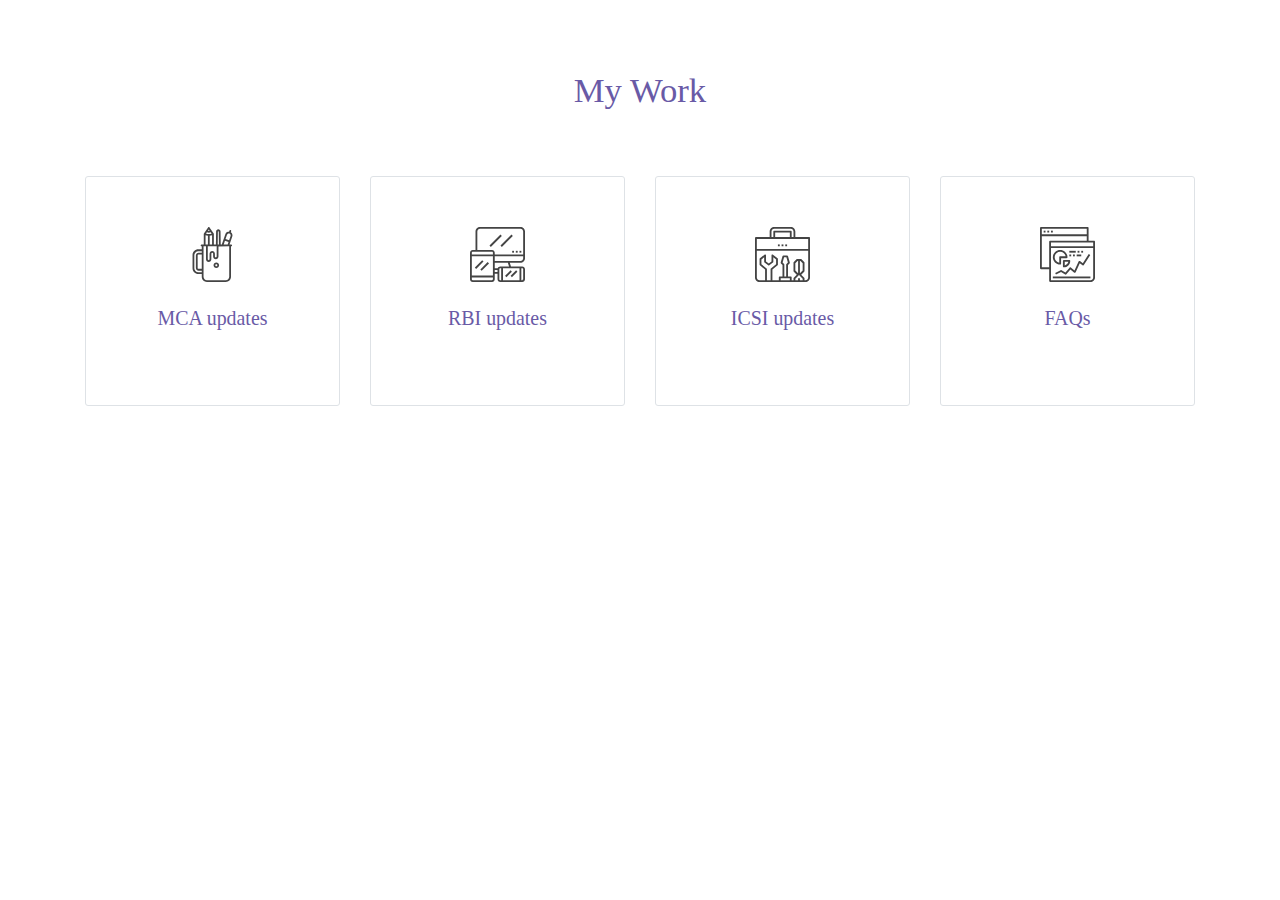
<file: mywork.html>
<!DOCTYPE html>
<html lang="en">
  <meta charset="utf-8" />
  <meta
    name="viewport"
    content="width=device-width, initial-scale=1, shrink-to-fit=no"
  />
  <meta name="description" content="Company Secretary Updates" />
  <meta
    name="keywords"
    content="Company Secretary, updates, company law, dpnc, ICSI, india code,acts, state acts,indian acts,constitution acts,india law, indian law"
  />
  <meta name="author" content="Sushmita Sabharwal" />
  <title>Sushmita Sabharwal</title>
  <!-- font icons -->
  <link
    rel="stylesheet"
    href="assets/vendors/themify-icons/css/themify-icons.css"
  />
  <!-- Bootstrap + Meyawo main styles -->
  <link rel="stylesheet" href="assets/css/index.css" />
  <body>
    <!-- service section  -->
    <section class="section" id="service">
      <div class="container text-center">
        <!-- <p class="section-subtitle">My Work</p> -->
        <h6 class="section-title mb-6">My Work</h6>
        <!-- row -->
        <div class="row">
          <div class="col-md-6 col-lg-3">
            <div class="service-card">
              <div class="body">
                <a
                  href="https://docs.google.com/document/d/1owBX7_51pgCSuRuxUAEHYRhHUBgVvAs8/edit?usp=sharing&ouid=113195268886800744399&rtpof=true&sd=true"
                >
                  <img
                    src="assets/imgs/pencil-case.svg"
                    alt="Download free bootstrap 4 landing page, free boootstrap 4 templates, Download free bootstrap 4.1 landing page, free boootstrap 4.1.1 templates, meyawo Landing page"
                    class="icon"
                  />
                  <h6 class="title">MCA updates</h6>
                  <p class="subtitle">
                    Labore velit culpa adipisci excepturi consequuntur itaque in
                    nam molestias dolorem iste quod.
                  </p>
                </a>
              </div>
            </div>
          </div>
          <div class="col-md-6 col-lg-3">
            <div class="service-card">
              <div class="body">
                <img
                  src="assets/imgs/responsive.svg"
                  alt="Download free bootstrap 4 landing page, free boootstrap 4 templates, Download free bootstrap 4.1 landing page, free boootstrap 4.1.1 templates, meyawo Landing page"
                  class="icon"
                />
                <h6 class="title">RBI updates</h6>
                <p class="subtitle">
                  Labore velit culpa adipisci excepturi consequuntur itaque in
                  nam molestias dolorem iste quod.
                </p>
              </div>
            </div>
          </div>
          <div class="col-md-6 col-lg-3">
            <div class="service-card">
              <div class="body">
                <img
                  src="assets/imgs/toolbox.svg"
                  alt="Download free bootstrap 4 landing page, free boootstrap 4 templates, Download free bootstrap 4.1 landing page, free boootstrap 4.1.1 templates, meyawo Landing page"
                  class="icon"
                />
                <h6 class="title">ICSI updates</h6>
                <p class="subtitle">
                  Labore velit culpa adipisci excepturi consequuntur itaque in
                  nam molestias dolorem iste quod.
                </p>
              </div>
            </div>
          </div>
          <div class="col-md-6 col-lg-3">
            <div class="service-card">
              <div class="body">
                <img
                  src="assets/imgs/analytics.svg"
                  alt="Download free bootstrap 4 landing page, free boootstrap 4 templates, Download free bootstrap 4.1 landing page, free boootstrap 4.1.1 templates, meyawo Landing page"
                  class="icon"
                />
                <h6 class="title">FAQs</h6>
                <p class="subtitle">
                  Labore velit culpa adipisci excepturi consequuntur itaque in
                  nam molestias dolorem iste quod.
                </p>
              </div>
            </div>
          </div>
        </div>
        <!-- end of row -->
      </div>
    </section>
    <!-- end of service section  -->
  </body>
</html>
</file>
<file: assets/vendors/themify-icons/css/themify-icons.css>
@font-face {
	font-family: 'themify';
	src:url("../fonts/themify.eot?-fvbane");
	src:url("../fonts/themify.eot?#iefix-fvbane") format("embedded-opentype"),
		url("../fonts/themify.woff?-fvbane") format("woff"),
		url("../fonts/themify.ttf?-fvbane") format("truetype"),
		url("../fonts/themify.svg?-fvbane#themify") format("svg");
	font-weight: normal;
	font-style: normal;
}

[class^="ti-"], [class*=" ti-"] {
	font-family: 'themify';
	speak: none;
	font-style: normal;
	font-weight: normal;
	font-variant: normal;
	text-transform: none;
	line-height: 1;

	/* Better Font Rendering =========== */
	-webkit-font-smoothing: antialiased;
	-moz-osx-font-smoothing: grayscale;
}

.ti-wand:before {
	content: "\e600";
}
.ti-volume:before {
	content: "\e601";
}
.ti-user:before {
	content: "\e602";
}
.ti-unlock:before {
	content: "\e603";
}
.ti-unlink:before {
	content: "\e604";
}
.ti-trash:before {
	content: "\e605";
}
.ti-thought:before {
	content: "\e606";
}
.ti-target:before {
	content: "\e607";
}
.ti-tag:before {
	content: "\e608";
}
.ti-tablet:before {
	content: "\e609";
}
.ti-star:before {
	content: "\e60a";
}
.ti-spray:before {
	content: "\e60b";
}
.ti-signal:before {
	content: "\e60c";
}
.ti-shopping-cart:before {
	content: "\e60d";
}
.ti-shopping-cart-full:before {
	content: "\e60e";
}
.ti-settings:before {
	content: "\e60f";
}
.ti-search:before {
	content: "\e610";
}
.ti-zoom-in:before {
	content: "\e611";
}
.ti-zoom-out:before {
	content: "\e612";
}
.ti-cut:before {
	content: "\e613";
}
.ti-ruler:before {
	content: "\e614";
}
.ti-ruler-pencil:before {
	content: "\e615";
}
.ti-ruler-alt:before {
	content: "\e616";
}
.ti-bookmark:before {
	content: "\e617";
}
.ti-bookmark-alt:before {
	content: "\e618";
}
.ti-reload:before {
	content: "\e619";
}
.ti-plus:before {
	content: "\e61a";
}
.ti-pin:before {
	content: "\e61b";
}
.ti-pencil:before {
	content: "\e61c";
}
.ti-pencil-alt:before {
	content: "\e61d";
}
.ti-paint-roller:before {
	content: "\e61e";
}
.ti-paint-bucket:before {
	content: "\e61f";
}
.ti-na:before {
	content: "\e620";
}
.ti-mobile:before {
	content: "\e621";
}
.ti-minus:before {
	content: "\e622";
}
.ti-medall:before {
	content: "\e623";
}
.ti-medall-alt:before {
	content: "\e624";
}
.ti-marker:before {
	content: "\e625";
}
.ti-marker-alt:before {
	content: "\e626";
}
.ti-arrow-up:before {
	content: "\e627";
}
.ti-arrow-right:before {
	content: "\e628";
}
.ti-arrow-left:before {
	content: "\e629";
}
.ti-arrow-down:before {
	content: "\e62a";
}
.ti-lock:before {
	content: "\e62b";
}
.ti-location-arrow:before {
	content: "\e62c";
}
.ti-link:before {
	content: "\e62d";
}
.ti-layout:before {
	content: "\e62e";
}
.ti-layers:before {
	content: "\e62f";
}
.ti-layers-alt:before {
	content: "\e630";
}
.ti-key:before {
	content: "\e631";
}
.ti-import:before {
	content: "\e632";
}
.ti-image:before {
	content: "\e633";
}
.ti-heart:before {
	content: "\e634";
}
.ti-heart-broken:before {
	content: "\e635";
}
.ti-hand-stop:before {
	content: "\e636";
}
.ti-hand-open:before {
	content: "\e637";
}
.ti-hand-drag:before {
	content: "\e638";
}
.ti-folder:before {
	content: "\e639";
}
.ti-flag:before {
	content: "\e63a";
}
.ti-flag-alt:before {
	content: "\e63b";
}
.ti-flag-alt-2:before {
	content: "\e63c";
}
.ti-eye:before {
	content: "\e63d";
}
.ti-export:before {
	content: "\e63e";
}
.ti-exchange-vertical:before {
	content: "\e63f";
}
.ti-desktop:before {
	content: "\e640";
}
.ti-cup:before {
	content: "\e641";
}
.ti-crown:before {
	content: "\e642";
}
.ti-comments:before {
	content: "\e643";
}
.ti-comment:before {
	content: "\e644";
}
.ti-comment-alt:before {
	content: "\e645";
}
.ti-close:before {
	content: "\e646";
}
.ti-clip:before {
	content: "\e647";
}
.ti-angle-up:before {
	content: "\e648";
}
.ti-angle-right:before {
	content: "\e649";
}
.ti-angle-left:before {
	content: "\e64a";
}
.ti-angle-down:before {
	content: "\e64b";
}
.ti-check:before {
	content: "\e64c";
}
.ti-check-box:before {
	content: "\e64d";
}
.ti-camera:before {
	content: "\e64e";
}
.ti-announcement:before {
	content: "\e64f";
}
.ti-brush:before {
	content: "\e650";
}
.ti-briefcase:before {
	content: "\e651";
}
.ti-bolt:before {
	content: "\e652";
}
.ti-bolt-alt:before {
	content: "\e653";
}
.ti-blackboard:before {
	content: "\e654";
}
.ti-bag:before {
	content: "\e655";
}
.ti-move:before {
	content: "\e656";
}
.ti-arrows-vertical:before {
	content: "\e657";
}
.ti-arrows-horizontal:before {
	content: "\e658";
}
.ti-fullscreen:before {
	content: "\e659";
}
.ti-arrow-top-right:before {
	content: "\e65a";
}
.ti-arrow-top-left:before {
	content: "\e65b";
}
.ti-arrow-circle-up:before {
	content: "\e65c";
}
.ti-arrow-circle-right:before {
	content: "\e65d";
}
.ti-arrow-circle-left:before {
	content: "\e65e";
}
.ti-arrow-circle-down:before {
	content: "\e65f";
}
.ti-angle-double-up:before {
	content: "\e660";
}
.ti-angle-double-right:before {
	content: "\e661";
}
.ti-angle-double-left:before {
	content: "\e662";
}
.ti-angle-double-down:before {
	content: "\e663";
}
.ti-zip:before {
	content: "\e664";
}
.ti-world:before {
	content: "\e665";
}
.ti-wheelchair:before {
	content: "\e666";
}
.ti-view-list:before {
	content: "\e667";
}
.ti-view-list-alt:before {
	content: "\e668";
}
.ti-view-grid:before {
	content: "\e669";
}
.ti-uppercase:before {
	content: "\e66a";
}
.ti-upload:before {
	content: "\e66b";
}
.ti-underline:before {
	content: "\e66c";
}
.ti-truck:before {
	content: "\e66d";
}
.ti-timer:before {
	content: "\e66e";
}
.ti-ticket:before {
	content: "\e66f";
}
.ti-thumb-up:before {
	content: "\e670";
}
.ti-thumb-down:before {
	content: "\e671";
}
.ti-text:before {
	content: "\e672";
}
.ti-stats-up:before {
	content: "\e673";
}
.ti-stats-down:before {
	content: "\e674";
}
.ti-split-v:before {
	content: "\e675";
}
.ti-split-h:before {
	content: "\e676";
}
.ti-smallcap:before {
	content: "\e677";
}
.ti-shine:before {
	content: "\e678";
}
.ti-shift-right:before {
	content: "\e679";
}
.ti-shift-left:before {
	content: "\e67a";
}
.ti-shield:before {
	content: "\e67b";
}
.ti-notepad:before {
	content: "\e67c";
}
.ti-server:before {
	content: "\e67d";
}
.ti-quote-right:before {
	content: "\e67e";
}
.ti-quote-left:before {
	content: "\e67f";
}
.ti-pulse:before {
	content: "\e680";
}
.ti-printer:before {
	content: "\e681";
}
.ti-power-off:before {
	content: "\e682";
}
.ti-plug:before {
	content: "\e683";
}
.ti-pie-chart:before {
	content: "\e684";
}
.ti-paragraph:before {
	content: "\e685";
}
.ti-panel:before {
	content: "\e686";
}
.ti-package:before {
	content: "\e687";
}
.ti-music:before {
	content: "\e688";
}
.ti-music-alt:before {
	content: "\e689";
}
.ti-mouse:before {
	content: "\e68a";
}
.ti-mouse-alt:before {
	content: "\e68b";
}
.ti-money:before {
	content: "\e68c";
}
.ti-microphone:before {
	content: "\e68d";
}
.ti-menu:before {
	content: "\e68e";
}
.ti-menu-alt:before {
	content: "\e68f";
}
.ti-map:before {
	content: "\e690";
}
.ti-map-alt:before {
	content: "\e691";
}
.ti-loop:before {
	content: "\e692";
}
.ti-location-pin:before {
	content: "\e693";
}
.ti-list:before {
	content: "\e694";
}
.ti-light-bulb:before {
	content: "\e695";
}
.ti-Italic:before {
	content: "\e696";
}
.ti-info:before {
	content: "\e697";
}
.ti-infinite:before {
	content: "\e698";
}
.ti-id-badge:before {
	content: "\e699";
}
.ti-hummer:before {
	content: "\e69a";
}
.ti-home:before {
	content: "\e69b";
}
.ti-help:before {
	content: "\e69c";
}
.ti-headphone:before {
	content: "\e69d";
}
.ti-harddrives:before {
	content: "\e69e";
}
.ti-harddrive:before {
	content: "\e69f";
}
.ti-gift:before {
	content: "\e6a0";
}
.ti-game:before {
	content: "\e6a1";
}
.ti-filter:before {
	content: "\e6a2";
}
.ti-files:before {
	content: "\e6a3";
}
.ti-file:before {
	content: "\e6a4";
}
.ti-eraser:before {
	content: "\e6a5";
}
.ti-envelope:before {
	content: "\e6a6";
}
.ti-download:before {
	content: "\e6a7";
}
.ti-direction:before {
	content: "\e6a8";
}
.ti-direction-alt:before {
	content: "\e6a9";
}
.ti-dashboard:before {
	content: "\e6aa";
}
.ti-control-stop:before {
	content: "\e6ab";
}
.ti-control-shuffle:before {
	content: "\e6ac";
}
.ti-control-play:before {
	content: "\e6ad";
}
.ti-control-pause:before {
	content: "\e6ae";
}
.ti-control-forward:before {
	content: "\e6af";
}
.ti-control-backward:before {
	content: "\e6b0";
}
.ti-cloud:before {
	content: "\e6b1";
}
.ti-cloud-up:before {
	content: "\e6b2";
}
.ti-cloud-down:before {
	content: "\e6b3";
}
.ti-clipboard:before {
	content: "\e6b4";
}
.ti-car:before {
	content: "\e6b5";
}
.ti-calendar:before {
	content: "\e6b6";
}
.ti-book:before {
	content: "\e6b7";
}
.ti-bell:before {
	content: "\e6b8";
}
.ti-basketball:before {
	content: "\e6b9";
}
.ti-bar-chart:before {
	content: "\e6ba";
}
.ti-bar-chart-alt:before {
	content: "\e6bb";
}
.ti-back-right:before {
	content: "\e6bc";
}
.ti-back-left:before {
	content: "\e6bd";
}
.ti-arrows-corner:before {
	content: "\e6be";
}
.ti-archive:before {
	content: "\e6bf";
}
.ti-anchor:before {
	content: "\e6c0";
}
.ti-align-right:before {
	content: "\e6c1";
}
.ti-align-left:before {
	content: "\e6c2";
}
.ti-align-justify:before {
	content: "\e6c3";
}
.ti-align-center:before {
	content: "\e6c4";
}
.ti-alert:before {
	content: "\e6c5";
}
.ti-alarm-clock:before {
	content: "\e6c6";
}
.ti-agenda:before {
	content: "\e6c7";
}
.ti-write:before {
	content: "\e6c8";
}
.ti-window:before {
	content: "\e6c9";
}
.ti-widgetized:before {
	content: "\e6ca";
}
.ti-widget:before {
	content: "\e6cb";
}
.ti-widget-alt:before {
	content: "\e6cc";
}
.ti-wallet:before {
	content: "\e6cd";
}
.ti-video-clapper:before {
	content: "\e6ce";
}
.ti-video-camera:before {
	content: "\e6cf";
}
.ti-vector:before {
	content: "\e6d0";
}
.ti-themify-logo:before {
	content: "\e6d1";
}
.ti-themify-favicon:before {
	content: "\e6d2";
}
.ti-themify-favicon-alt:before {
	content: "\e6d3";
}
.ti-support:before {
	content: "\e6d4";
}
.ti-stamp:before {
	content: "\e6d5";
}
.ti-split-v-alt:before {
	content: "\e6d6";
}
.ti-slice:before {
	content: "\e6d7";
}
.ti-shortcode:before {
	content: "\e6d8";
}
.ti-shift-right-alt:before {
	content: "\e6d9";
}
.ti-shift-left-alt:before {
	content: "\e6da";
}
.ti-ruler-alt-2:before {
	content: "\e6db";
}
.ti-receipt:before {
	content: "\e6dc";
}
.ti-pin2:before {
	content: "\e6dd";
}
.ti-pin-alt:before {
	content: "\e6de";
}
.ti-pencil-alt2:before {
	content: "\e6df";
}
.ti-palette:before {
	content: "\e6e0";
}
.ti-more:before {
	content: "\e6e1";
}
.ti-more-alt:before {
	content: "\e6e2";
}
.ti-microphone-alt:before {
	content: "\e6e3";
}
.ti-magnet:before {
	content: "\e6e4";
}
.ti-line-double:before {
	content: "\e6e5";
}
.ti-line-dotted:before {
	content: "\e6e6";
}
.ti-line-dashed:before {
	content: "\e6e7";
}
.ti-layout-width-full:before {
	content: "\e6e8";
}
.ti-layout-width-default:before {
	content: "\e6e9";
}
.ti-layout-width-default-alt:before {
	content: "\e6ea";
}
.ti-layout-tab:before {
	content: "\e6eb";
}
.ti-layout-tab-window:before {
	content: "\e6ec";
}
.ti-layout-tab-v:before {
	content: "\e6ed";
}
.ti-layout-tab-min:before {
	content: "\e6ee";
}
.ti-layout-slider:before {
	content: "\e6ef";
}
.ti-layout-slider-alt:before {
	content: "\e6f0";
}
.ti-layout-sidebar-right:before {
	content: "\e6f1";
}
.ti-layout-sidebar-none:before {
	content: "\e6f2";
}
.ti-layout-sidebar-left:before {
	content: "\e6f3";
}
.ti-layout-placeholder:before {
	content: "\e6f4";
}
.ti-layout-menu:before {
	content: "\e6f5";
}
.ti-layout-menu-v:before {
	content: "\e6f6";
}
.ti-layout-menu-separated:before {
	content: "\e6f7";
}
.ti-layout-menu-full:before {
	content: "\e6f8";
}
.ti-layout-media-right-alt:before {
	content: "\e6f9";
}
.ti-layout-media-right:before {
	content: "\e6fa";
}
.ti-layout-media-overlay:before {
	content: "\e6fb";
}
.ti-layout-media-overlay-alt:before {
	content: "\e6fc";
}
.ti-layout-media-overlay-alt-2:before {
	content: "\e6fd";
}
.ti-layout-media-left-alt:before {
	content: "\e6fe";
}
.ti-layout-media-left:before {
	content: "\e6ff";
}
.ti-layout-media-center-alt:before {
	content: "\e700";
}
.ti-layout-media-center:before {
	content: "\e701";
}
.ti-layout-list-thumb:before {
	content: "\e702";
}
.ti-layout-list-thumb-alt:before {
	content: "\e703";
}
.ti-layout-list-post:before {
	content: "\e704";
}
.ti-layout-list-large-image:before {
	content: "\e705";
}
.ti-layout-line-solid:before {
	content: "\e706";
}
.ti-layout-grid4:before {
	content: "\e707";
}
.ti-layout-grid3:before {
	content: "\e708";
}
.ti-layout-grid2:before {
	content: "\e709";
}
.ti-layout-grid2-thumb:before {
	content: "\e70a";
}
.ti-layout-cta-right:before {
	content: "\e70b";
}
.ti-layout-cta-left:before {
	content: "\e70c";
}
.ti-layout-cta-center:before {
	content: "\e70d";
}
.ti-layout-cta-btn-right:before {
	content: "\e70e";
}
.ti-layout-cta-btn-left:before {
	content: "\e70f";
}
.ti-layout-column4:before {
	content: "\e710";
}
.ti-layout-column3:before {
	content: "\e711";
}
.ti-layout-column2:before {
	content: "\e712";
}
.ti-layout-accordion-separated:before {
	content: "\e713";
}
.ti-layout-accordion-merged:before {
	content: "\e714";
}
.ti-layout-accordion-list:before {
	content: "\e715";
}
.ti-ink-pen:before {
	content: "\e716";
}
.ti-info-alt:before {
	content: "\e717";
}
.ti-help-alt:before {
	content: "\e718";
}
.ti-headphone-alt:before {
	content: "\e719";
}
.ti-hand-point-up:before {
	content: "\e71a";
}
.ti-hand-point-right:before {
	content: "\e71b";
}
.ti-hand-point-left:before {
	content: "\e71c";
}
.ti-hand-point-down:before {
	content: "\e71d";
}
.ti-gallery:before {
	content: "\e71e";
}
.ti-face-smile:before {
	content: "\e71f";
}
.ti-face-sad:before {
	content: "\e720";
}
.ti-credit-card:before {
	content: "\e721";
}
.ti-control-skip-forward:before {
	content: "\e722";
}
.ti-control-skip-backward:before {
	content: "\e723";
}
.ti-control-record:before {
	content: "\e724";
}
.ti-control-eject:before {
	content: "\e725";
}
.ti-comments-smiley:before {
	content: "\e726";
}
.ti-brush-alt:before {
	content: "\e727";
}
.ti-youtube:before {
	content: "\e728";
}
.ti-vimeo:before {
	content: "\e729";
}
.ti-twitter:before {
	content: "\e72a";
}
.ti-time:before {
	content: "\e72b";
}
.ti-tumblr:before {
	content: "\e72c";
}
.ti-skype:before {
	content: "\e72d";
}
.ti-share:before {
	content: "\e72e";
}
.ti-share-alt:before {
	content: "\e72f";
}
.ti-rocket:before {
	content: "\e730";
}
.ti-pinterest:before {
	content: "\e731";
}
.ti-new-window:before {
	content: "\e732";
}
.ti-microsoft:before {
	content: "\e733";
}
.ti-list-ol:before {
	content: "\e734";
}
.ti-linkedin:before {
	content: "\e735";
}
.ti-layout-sidebar-2:before {
	content: "\e736";
}
.ti-layout-grid4-alt:before {
	content: "\e737";
}
.ti-layout-grid3-alt:before {
	content: "\e738";
}
.ti-layout-grid2-alt:before {
	content: "\e739";
}
.ti-layout-column4-alt:before {
	content: "\e73a";
}
.ti-layout-column3-alt:before {
	content: "\e73b";
}
.ti-layout-column2-alt:before {
	content: "\e73c";
}
.ti-instagram:before {
	content: "\e73d";
}
.ti-google:before {
	content: "\e73e";
}
.ti-github:before {
	content: "\e73f";
}
.ti-flickr:before {
	content: "\e740";
}
.ti-facebook:before {
	content: "\e741";
}
.ti-dropbox:before {
	content: "\e742";
}
.ti-dribbble:before {
	content: "\e743";
}
.ti-apple:before {
	content: "\e744";
}
.ti-android:before {
	content: "\e745";
}
.ti-save:before {
	content: "\e746";
}
.ti-save-alt:before {
	content: "\e747";
}
.ti-yahoo:before {
	content: "\e748";
}
.ti-wordpress:before {
	content: "\e749";
}
.ti-vimeo-alt:before {
	content: "\e74a";
}
.ti-twitter-alt:before {
	content: "\e74b";
}
.ti-tumblr-alt:before {
	content: "\e74c";
}
.ti-trello:before {
	content: "\e74d";
}
.ti-stack-overflow:before {
	content: "\e74e";
}
.ti-soundcloud:before {
	content: "\e74f";
}
.ti-sharethis:before {
	content: "\e750";
}
.ti-sharethis-alt:before {
	content: "\e751";
}
.ti-reddit:before {
	content: "\e752";
}
.ti-pinterest-alt:before {
	content: "\e753";
}
.ti-microsoft-alt:before {
	content: "\e754";
}
.ti-linux:before {
	content: "\e755";
}
.ti-jsfiddle:before {
	content: "\e756";
}
.ti-joomla:before {
	content: "\e757";
}
.ti-html5:before {
	content: "\e758";
}
.ti-flickr-alt:before {
	content: "\e759";
}
.ti-email:before {
	content: "\e75a";
}
.ti-drupal:before {
	content: "\e75b";
}
.ti-dropbox-alt:before {
	content: "\e75c";
}
.ti-css3:before {
	content: "\e75d";
}
.ti-rss:before {
	content: "\e75e";
}
.ti-rss-alt:before {
	content: "\e75f";
}
</file>
<file: assets/css/index.css>
@charset "UTF-8";
/*!
=========================================================
* Meyawo Landing page
=========================================================

* Copyright: 2019 DevCRUD (https://devcrud.com)
* Licensed: (https://devcrud.com/licenses)
* Coded by www.devcrud.com

=========================================================

* The above copyright notice and this permission notice shall be included in all copies or substantial portions of the Software.
*/
@import url("https://fonts.googleapis.com/css?family=Baloo+Paaji|Open+Sans:300,300i,400,400i,600,600i,700,700i");
:root {
  --blue: #1e549f;
  --indigo: #695aa6;
  --purple: #6f42c1;
  --pink: #e83e8c;
  --red: #ec185d;
  --orange: #ff6d02;
  --yellow: #ffc107;
  --green: #1bb74f;
  --teal: #20c997;
  --cyan: #17a2b8;
  --white: #fff;
  --gray: #6c757d;
  --gray-dark: #393e46;
  --primary: #695aa6;
  --secondary: #393e46;
  --success: #1bb74f;
  --info: #17a2b8;
  --warning: #ff6d02;
  --danger: #ec185d;
  --light: #f8f9fa;
  --dark: #212529;
  --breakpoint-xs: 0;
  --breakpoint-sm: 576px;
  --breakpoint-md: 768px;
  --breakpoint-lg: 992px;
  --breakpoint-xl: 1200px;
  --font-family-sans-serif: "Open Sans", sans-serif;
  --font-family-monospace: SFMono-Regular, Menlo, Monaco, Consolas,
    "Liberation Mono", "Courier New", monospace;
}

*,
*::before,
*::after {
  box-sizing: border-box;
}

html {
  font-family: sans-serif;
  line-height: 1.15;
  -webkit-text-size-adjust: 100%;
  -webkit-tap-highlight-color: rgba(0, 0, 0, 0);
}

article,
aside,
figcaption,
figure,
footer,
header,
hgroup,
main,
nav,
section {
  display: block;
}

body {
  margin: 0;
  font-family: "Open Sans", sans-serif;
  font-size: 1rem;
  font-weight: 400;
  line-height: 1.5;
  color: #212529;
  text-align: left;
  background-color: #fff;
}

[tabindex="-1"]:focus {
  outline: 0 !important;
}

hr {
  box-sizing: content-box;
  height: 0;
  overflow: visible;
}

h1,
h2,
h3,
h4,
h5,
h6 {
  margin-top: 0;
  margin-bottom: 0.5rem;
}

p {
  margin-top: 0;
  margin-bottom: 1rem;
}

abbr[title],
abbr[data-original-title] {
  text-decoration: underline;
  -webkit-text-decoration: underline dotted;
  text-decoration: underline dotted;
  cursor: help;
  border-bottom: 0;
  -webkit-text-decoration-skip-ink: none;
  text-decoration-skip-ink: none;
}

address {
  margin-bottom: 1rem;
  font-style: normal;
  line-height: inherit;
}

ol,
ul,
dl {
  margin-top: 0;
  margin-bottom: 1rem;
}

ol ol,
ul ul,
ol ul,
ul ol {
  margin-bottom: 0;
}

dt {
  font-weight: 700;
}

dd {
  margin-bottom: 0.5rem;
  margin-left: 0;
}

blockquote {
  margin: 0 0 1rem;
}

b,
strong {
  font-weight: bolder;
}

small {
  font-size: 80%;
}

sub,
sup {
  position: relative;
  font-size: 75%;
  line-height: 0;
  vertical-align: baseline;
}

sub {
  bottom: -0.25em;
}

sup {
  top: -0.5em;
}

a {
  color: #695aa6;
  text-decoration: none;
  background-color: transparent;
}

a:hover {
  color: #493f75;
  text-decoration: none;
}

a:not([href]):not([tabindex]) {
  color: inherit;
  text-decoration: none;
}

a:not([href]):not([tabindex]):hover,
a:not([href]):not([tabindex]):focus {
  color: inherit;
  text-decoration: none;
}

a:not([href]):not([tabindex]):focus {
  outline: 0;
}

pre,
code,
kbd,
samp {
  font-family: SFMono-Regular, Menlo, Monaco, Consolas, "Liberation Mono",
    "Courier New", monospace;
  font-size: 1em;
}

pre {
  margin-top: 0;
  margin-bottom: 1rem;
  overflow: auto;
}

figure {
  margin: 0 0 1rem;
}

img {
  vertical-align: middle;
  border-style: none;
}

svg {
  overflow: hidden;
  vertical-align: middle;
}

table {
  border-collapse: collapse;
}

caption {
  padding-top: 0.75rem;
  padding-bottom: 0.75rem;
  color: #6c757d;
  text-align: left;
  caption-side: bottom;
}

th {
  text-align: inherit;
}

label {
  display: inline-block;
  margin-bottom: 0.5rem;
}

button {
  border-radius: 0;
}

button:focus {
  outline: 1px dotted;
  outline: 5px auto -webkit-focus-ring-color;
}

input,
button,
select,
optgroup,
textarea {
  margin: 0;
  font-family: inherit;
  font-size: inherit;
  line-height: inherit;
}

button,
input {
  overflow: visible;
}

button,
select {
  text-transform: none;
}

select {
  word-wrap: normal;
}

button,
[type="button"],
[type="reset"],
[type="submit"] {
  -webkit-appearance: button;
}

button:not(:disabled),
[type="button"]:not(:disabled),
[type="reset"]:not(:disabled),
[type="submit"]:not(:disabled) {
  cursor: pointer;
}

button::-moz-focus-inner,
[type="button"]::-moz-focus-inner,
[type="reset"]::-moz-focus-inner,
[type="submit"]::-moz-focus-inner {
  padding: 0;
  border-style: none;
}

input[type="radio"],
input[type="checkbox"] {
  box-sizing: border-box;
  padding: 0;
}

input[type="date"],
input[type="time"],
input[type="datetime-local"],
input[type="month"] {
  -webkit-appearance: listbox;
}

textarea {
  overflow: auto;
  resize: vertical;
}

fieldset {
  min-width: 0;
  padding: 0;
  margin: 0;
  border: 0;
}

legend {
  display: block;
  width: 100%;
  max-width: 100%;
  padding: 0;
  margin-bottom: 0.5rem;
  font-size: 1.5rem;
  line-height: inherit;
  color: inherit;
  white-space: normal;
}

progress {
  vertical-align: baseline;
}

[type="number"]::-webkit-inner-spin-button,
[type="number"]::-webkit-outer-spin-button {
  height: auto;
}

[type="search"] {
  outline-offset: -2px;
  -webkit-appearance: none;
}

[type="search"]::-webkit-search-decoration {
  -webkit-appearance: none;
}

::-webkit-file-upload-button {
  font: inherit;
  -webkit-appearance: button;
}

output {
  display: inline-block;
}

summary {
  display: list-item;
  cursor: pointer;
}

template {
  display: none;
}

[hidden] {
  display: none !important;
}

h1,
h2,
h3,
h4,
h5,
h6,
.h1,
.h2,
.h3,
.h4,
.h5,
.h6 {
  margin-bottom: 0.5rem;
  font-weight: 500;
  line-height: 1.2;
}

h1,
.h1 {
  font-size: 2.5rem;
}

h2,
.h2 {
  font-size: 2rem;
}

h3,
.h3 {
  font-size: 1.75rem;
}

h4,
.h4 {
  font-size: 1.5rem;
}

h5,
.h5 {
  font-size: 1.25rem;
}

h6,
.h6 {
  font-size: 1rem;
}

.lead {
  font-size: 1.25rem;
  font-weight: 300;
}

.display-1 {
  font-size: 6rem;
  font-weight: 300;
  line-height: 1.2;
}

.display-2 {
  font-size: 5.5rem;
  font-weight: 300;
  line-height: 1.2;
}

.display-3 {
  font-size: 4.5rem;
  font-weight: 300;
  line-height: 1.2;
}

.display-4 {
  font-size: 3.5rem;
  font-weight: 300;
  line-height: 1.2;
}

hr {
  margin-top: 1rem;
  margin-bottom: 1rem;
  border: 0;
  border-top: 1px solid rgba(0, 0, 0, 0.1);
}

small,
.small {
  font-size: 80%;
  font-weight: 400;
}

mark,
.mark {
  padding: 0.2em;
  background-color: #fcf8e3;
}

.list-unstyled {
  padding-left: 0;
  list-style: none;
}

.list-inline {
  padding-left: 0;
  list-style: none;
}

.list-inline-item {
  display: inline-block;
}

.list-inline-item:not(:last-child) {
  margin-right: 0.5rem;
}

.initialism {
  font-size: 90%;
  text-transform: uppercase;
}

.blockquote {
  margin-bottom: 1rem;
  font-size: 1.25rem;
}

.blockquote-footer {
  display: block;
  font-size: 80%;
  color: #6c757d;
}

.blockquote-footer::before {
  content: "\2014\00A0";
}

.img-fluid {
  max-width: 100%;
  height: auto;
}

.img-thumbnail {
  padding: 0.25rem;
  background-color: #fff;
  border: 1px solid #dee2e6;
  border-radius: 0.25rem;
  max-width: 100%;
  height: auto;
}

.figure {
  display: inline-block;
}

.figure-img {
  margin-bottom: 0.5rem;
  line-height: 1;
}

.figure-caption {
  font-size: 90%;
  color: #6c757d;
}

code {
  font-size: 87.5%;
  color: #e83e8c;
  word-break: break-word;
}

a > code {
  color: inherit;
}

kbd {
  padding: 0.2rem 0.4rem;
  font-size: 87.5%;
  color: #fff;
  background-color: #212529;
  border-radius: 0.2rem;
}

kbd kbd {
  padding: 0;
  font-size: 100%;
  font-weight: 700;
}

pre {
  display: block;
  font-size: 87.5%;
  color: #212529;
}

pre code {
  font-size: inherit;
  color: inherit;
  word-break: normal;
}

.pre-scrollable {
  max-height: 340px;
  overflow-y: scroll;
}

.container {
  width: 100%;
  padding-right: 15px;
  padding-left: 15px;
  margin-right: auto;
  margin-left: auto;
}

@media (min-width: 576px) {
  .container {
    max-width: 540px;
  }
}

@media (min-width: 768px) {
  .container {
    max-width: 720px;
  }
}

@media (min-width: 992px) {
  .container {
    max-width: 960px;
  }
}

@media (min-width: 1200px) {
  .container {
    max-width: 1140px;
  }
}

.container-fluid {
  width: 100%;
  padding-right: 15px;
  padding-left: 15px;
  margin-right: auto;
  margin-left: auto;
}

.row {
  display: -webkit-box;
  display: -webkit-flex;
  display: -ms-flexbox;
  display: flex;
  -webkit-flex-wrap: wrap;
  -ms-flex-wrap: wrap;
  flex-wrap: wrap;
  margin-right: -15px;
  margin-left: -15px;
}

.no-gutters {
  margin-right: 0;
  margin-left: 0;
}

.no-gutters > .col,
.no-gutters > [class*="col-"] {
  padding-right: 0;
  padding-left: 0;
}

.col-1,
.col-2,
.col-3,
.col-4,
.col-5,
.col-6,
.col-7,
.col-8,
.col-9,
.col-10,
.col-11,
.col-12,
.col,
.col-auto,
.col-sm-1,
.col-sm-2,
.col-sm-3,
.col-sm-4,
.col-sm-5,
.col-sm-6,
.col-sm-7,
.col-sm-8,
.col-sm-9,
.col-sm-10,
.col-sm-11,
.col-sm-12,
.col-sm,
.col-sm-auto,
.col-md-1,
.col-md-2,
.col-md-3,
.col-md-4,
.col-md-5,
.col-md-6,
.col-md-7,
.col-md-8,
.col-md-9,
.col-md-10,
.col-md-11,
.col-md-12,
.col-md,
.col-md-auto,
.col-lg-1,
.col-lg-2,
.col-lg-3,
.col-lg-4,
.col-lg-5,
.col-lg-6,
.col-lg-7,
.col-lg-8,
.col-lg-9,
.col-lg-10,
.col-lg-11,
.col-lg-12,
.col-lg,
.col-lg-auto,
.col-xl-1,
.col-xl-2,
.col-xl-3,
.col-xl-4,
.col-xl-5,
.col-xl-6,
.col-xl-7,
.col-xl-8,
.col-xl-9,
.col-xl-10,
.col-xl-11,
.col-xl-12,
.col-xl,
.col-xl-auto {
  position: relative;
  width: 100%;
  padding-right: 15px;
  padding-left: 15px;
}

.col {
  -webkit-flex-basis: 0;
  -ms-flex-preferred-size: 0;
  flex-basis: 0;
  -webkit-box-flex: 1;
  -webkit-flex-grow: 1;
  -ms-flex-positive: 1;
  flex-grow: 1;
  max-width: 100%;
}

.col-auto {
  -webkit-box-flex: 0;
  -webkit-flex: 0 0 auto;
  -ms-flex: 0 0 auto;
  flex: 0 0 auto;
  width: auto;
  max-width: 100%;
}

.col-1 {
  -webkit-box-flex: 0;
  -webkit-flex: 0 0 8.33333%;
  -ms-flex: 0 0 8.33333%;
  flex: 0 0 8.33333%;
  max-width: 8.33333%;
}

.col-2 {
  -webkit-box-flex: 0;
  -webkit-flex: 0 0 16.66667%;
  -ms-flex: 0 0 16.66667%;
  flex: 0 0 16.66667%;
  max-width: 16.66667%;
}

.col-3 {
  -webkit-box-flex: 0;
  -webkit-flex: 0 0 25%;
  -ms-flex: 0 0 25%;
  flex: 0 0 25%;
  max-width: 25%;
}

.col-4 {
  -webkit-box-flex: 0;
  -webkit-flex: 0 0 33.33333%;
  -ms-flex: 0 0 33.33333%;
  flex: 0 0 33.33333%;
  max-width: 33.33333%;
}

.col-5 {
  -webkit-box-flex: 0;
  -webkit-flex: 0 0 41.66667%;
  -ms-flex: 0 0 41.66667%;
  flex: 0 0 41.66667%;
  max-width: 41.66667%;
}

.col-6 {
  -webkit-box-flex: 0;
  -webkit-flex: 0 0 50%;
  -ms-flex: 0 0 50%;
  flex: 0 0 50%;
  max-width: 50%;
}

.col-7 {
  -webkit-box-flex: 0;
  -webkit-flex: 0 0 58.33333%;
  -ms-flex: 0 0 58.33333%;
  flex: 0 0 58.33333%;
  max-width: 58.33333%;
}

.col-8 {
  -webkit-box-flex: 0;
  -webkit-flex: 0 0 66.66667%;
  -ms-flex: 0 0 66.66667%;
  flex: 0 0 66.66667%;
  max-width: 66.66667%;
}

.col-9 {
  -webkit-box-flex: 0;
  -webkit-flex: 0 0 75%;
  -ms-flex: 0 0 75%;
  flex: 0 0 75%;
  max-width: 75%;
}

.col-10 {
  -webkit-box-flex: 0;
  -webkit-flex: 0 0 83.33333%;
  -ms-flex: 0 0 83.33333%;
  flex: 0 0 83.33333%;
  max-width: 83.33333%;
}

.col-11 {
  -webkit-box-flex: 0;
  -webkit-flex: 0 0 91.66667%;
  -ms-flex: 0 0 91.66667%;
  flex: 0 0 91.66667%;
  max-width: 91.66667%;
}

.col-12 {
  -webkit-box-flex: 0;
  -webkit-flex: 0 0 100%;
  -ms-flex: 0 0 100%;
  flex: 0 0 100%;
  max-width: 100%;
}

.order-first {
  -webkit-box-ordinal-group: 0;
  -webkit-order: -1;
  -ms-flex-order: -1;
  order: -1;
}

.order-last {
  -webkit-box-ordinal-group: 14;
  -webkit-order: 13;
  -ms-flex-order: 13;
  order: 13;
}

.order-0 {
  -webkit-box-ordinal-group: 1;
  -webkit-order: 0;
  -ms-flex-order: 0;
  order: 0;
}

.order-1 {
  -webkit-box-ordinal-group: 2;
  -webkit-order: 1;
  -ms-flex-order: 1;
  order: 1;
}

.order-2 {
  -webkit-box-ordinal-group: 3;
  -webkit-order: 2;
  -ms-flex-order: 2;
  order: 2;
}

.order-3 {
  -webkit-box-ordinal-group: 4;
  -webkit-order: 3;
  -ms-flex-order: 3;
  order: 3;
}

.order-4 {
  -webkit-box-ordinal-group: 5;
  -webkit-order: 4;
  -ms-flex-order: 4;
  order: 4;
}

.order-5 {
  -webkit-box-ordinal-group: 6;
  -webkit-order: 5;
  -ms-flex-order: 5;
  order: 5;
}

.order-6 {
  -webkit-box-ordinal-group: 7;
  -webkit-order: 6;
  -ms-flex-order: 6;
  order: 6;
}

.order-7 {
  -webkit-box-ordinal-group: 8;
  -webkit-order: 7;
  -ms-flex-order: 7;
  order: 7;
}

.order-8 {
  -webkit-box-ordinal-group: 9;
  -webkit-order: 8;
  -ms-flex-order: 8;
  order: 8;
}

.order-9 {
  -webkit-box-ordinal-group: 10;
  -webkit-order: 9;
  -ms-flex-order: 9;
  order: 9;
}

.order-10 {
  -webkit-box-ordinal-group: 11;
  -webkit-order: 10;
  -ms-flex-order: 10;
  order: 10;
}

.order-11 {
  -webkit-box-ordinal-group: 12;
  -webkit-order: 11;
  -ms-flex-order: 11;
  order: 11;
}

.order-12 {
  -webkit-box-ordinal-group: 13;
  -webkit-order: 12;
  -ms-flex-order: 12;
  order: 12;
}

.offset-1 {
  margin-left: 8.33333%;
}

.offset-2 {
  margin-left: 16.66667%;
}

.offset-3 {
  margin-left: 25%;
}

.offset-4 {
  margin-left: 33.33333%;
}

.offset-5 {
  margin-left: 41.66667%;
}

.offset-6 {
  margin-left: 50%;
}

.offset-7 {
  margin-left: 58.33333%;
}

.offset-8 {
  margin-left: 66.66667%;
}

.offset-9 {
  margin-left: 75%;
}

.offset-10 {
  margin-left: 83.33333%;
}

.offset-11 {
  margin-left: 91.66667%;
}

@media (min-width: 576px) {
  .col-sm {
    -webkit-flex-basis: 0;
    -ms-flex-preferred-size: 0;
    flex-basis: 0;
    -webkit-box-flex: 1;
    -webkit-flex-grow: 1;
    -ms-flex-positive: 1;
    flex-grow: 1;
    max-width: 100%;
  }
  .col-sm-auto {
    -webkit-box-flex: 0;
    -webkit-flex: 0 0 auto;
    -ms-flex: 0 0 auto;
    flex: 0 0 auto;
    width: auto;
    max-width: 100%;
  }
  .col-sm-1 {
    -webkit-box-flex: 0;
    -webkit-flex: 0 0 8.33333%;
    -ms-flex: 0 0 8.33333%;
    flex: 0 0 8.33333%;
    max-width: 8.33333%;
  }
  .col-sm-2 {
    -webkit-box-flex: 0;
    -webkit-flex: 0 0 16.66667%;
    -ms-flex: 0 0 16.66667%;
    flex: 0 0 16.66667%;
    max-width: 16.66667%;
  }
  .col-sm-3 {
    -webkit-box-flex: 0;
    -webkit-flex: 0 0 25%;
    -ms-flex: 0 0 25%;
    flex: 0 0 25%;
    max-width: 25%;
  }
  .col-sm-4 {
    -webkit-box-flex: 0;
    -webkit-flex: 0 0 33.33333%;
    -ms-flex: 0 0 33.33333%;
    flex: 0 0 33.33333%;
    max-width: 33.33333%;
  }
  .col-sm-5 {
    -webkit-box-flex: 0;
    -webkit-flex: 0 0 41.66667%;
    -ms-flex: 0 0 41.66667%;
    flex: 0 0 41.66667%;
    max-width: 41.66667%;
  }
  .col-sm-6 {
    -webkit-box-flex: 0;
    -webkit-flex: 0 0 50%;
    -ms-flex: 0 0 50%;
    flex: 0 0 50%;
    max-width: 50%;
  }
  .col-sm-7 {
    -webkit-box-flex: 0;
    -webkit-flex: 0 0 58.33333%;
    -ms-flex: 0 0 58.33333%;
    flex: 0 0 58.33333%;
    max-width: 58.33333%;
  }
  .col-sm-8 {
    -webkit-box-flex: 0;
    -webkit-flex: 0 0 66.66667%;
    -ms-flex: 0 0 66.66667%;
    flex: 0 0 66.66667%;
    max-width: 66.66667%;
  }
  .col-sm-9 {
    -webkit-box-flex: 0;
    -webkit-flex: 0 0 75%;
    -ms-flex: 0 0 75%;
    flex: 0 0 75%;
    max-width: 75%;
  }
  .col-sm-10 {
    -webkit-box-flex: 0;
    -webkit-flex: 0 0 83.33333%;
    -ms-flex: 0 0 83.33333%;
    flex: 0 0 83.33333%;
    max-width: 83.33333%;
  }
  .col-sm-11 {
    -webkit-box-flex: 0;
    -webkit-flex: 0 0 91.66667%;
    -ms-flex: 0 0 91.66667%;
    flex: 0 0 91.66667%;
    max-width: 91.66667%;
  }
  .col-sm-12 {
    -webkit-box-flex: 0;
    -webkit-flex: 0 0 100%;
    -ms-flex: 0 0 100%;
    flex: 0 0 100%;
    max-width: 100%;
  }
  .order-sm-first {
    -webkit-box-ordinal-group: 0;
    -webkit-order: -1;
    -ms-flex-order: -1;
    order: -1;
  }
  .order-sm-last {
    -webkit-box-ordinal-group: 14;
    -webkit-order: 13;
    -ms-flex-order: 13;
    order: 13;
  }
  .order-sm-0 {
    -webkit-box-ordinal-group: 1;
    -webkit-order: 0;
    -ms-flex-order: 0;
    order: 0;
  }
  .order-sm-1 {
    -webkit-box-ordinal-group: 2;
    -webkit-order: 1;
    -ms-flex-order: 1;
    order: 1;
  }
  .order-sm-2 {
    -webkit-box-ordinal-group: 3;
    -webkit-order: 2;
    -ms-flex-order: 2;
    order: 2;
  }
  .order-sm-3 {
    -webkit-box-ordinal-group: 4;
    -webkit-order: 3;
    -ms-flex-order: 3;
    order: 3;
  }
  .order-sm-4 {
    -webkit-box-ordinal-group: 5;
    -webkit-order: 4;
    -ms-flex-order: 4;
    order: 4;
  }
  .order-sm-5 {
    -webkit-box-ordinal-group: 6;
    -webkit-order: 5;
    -ms-flex-order: 5;
    order: 5;
  }
  .order-sm-6 {
    -webkit-box-ordinal-group: 7;
    -webkit-order: 6;
    -ms-flex-order: 6;
    order: 6;
  }
  .order-sm-7 {
    -webkit-box-ordinal-group: 8;
    -webkit-order: 7;
    -ms-flex-order: 7;
    order: 7;
  }
  .order-sm-8 {
    -webkit-box-ordinal-group: 9;
    -webkit-order: 8;
    -ms-flex-order: 8;
    order: 8;
  }
  .order-sm-9 {
    -webkit-box-ordinal-group: 10;
    -webkit-order: 9;
    -ms-flex-order: 9;
    order: 9;
  }
  .order-sm-10 {
    -webkit-box-ordinal-group: 11;
    -webkit-order: 10;
    -ms-flex-order: 10;
    order: 10;
  }
  .order-sm-11 {
    -webkit-box-ordinal-group: 12;
    -webkit-order: 11;
    -ms-flex-order: 11;
    order: 11;
  }
  .order-sm-12 {
    -webkit-box-ordinal-group: 13;
    -webkit-order: 12;
    -ms-flex-order: 12;
    order: 12;
  }
  .offset-sm-0 {
    margin-left: 0;
  }
  .offset-sm-1 {
    margin-left: 8.33333%;
  }
  .offset-sm-2 {
    margin-left: 16.66667%;
  }
  .offset-sm-3 {
    margin-left: 25%;
  }
  .offset-sm-4 {
    margin-left: 33.33333%;
  }
  .offset-sm-5 {
    margin-left: 41.66667%;
  }
  .offset-sm-6 {
    margin-left: 50%;
  }
  .offset-sm-7 {
    margin-left: 58.33333%;
  }
  .offset-sm-8 {
    margin-left: 66.66667%;
  }
  .offset-sm-9 {
    margin-left: 75%;
  }
  .offset-sm-10 {
    margin-left: 83.33333%;
  }
  .offset-sm-11 {
    margin-left: 91.66667%;
  }
}

@media (min-width: 768px) {
  .col-md {
    -webkit-flex-basis: 0;
    -ms-flex-preferred-size: 0;
    flex-basis: 0;
    -webkit-box-flex: 1;
    -webkit-flex-grow: 1;
    -ms-flex-positive: 1;
    flex-grow: 1;
    max-width: 100%;
  }
  .col-md-auto {
    -webkit-box-flex: 0;
    -webkit-flex: 0 0 auto;
    -ms-flex: 0 0 auto;
    flex: 0 0 auto;
    width: auto;
    max-width: 100%;
  }
  .col-md-1 {
    -webkit-box-flex: 0;
    -webkit-flex: 0 0 8.33333%;
    -ms-flex: 0 0 8.33333%;
    flex: 0 0 8.33333%;
    max-width: 8.33333%;
  }
  .col-md-2 {
    -webkit-box-flex: 0;
    -webkit-flex: 0 0 16.66667%;
    -ms-flex: 0 0 16.66667%;
    flex: 0 0 16.66667%;
    max-width: 16.66667%;
  }
  .col-md-3 {
    -webkit-box-flex: 0;
    -webkit-flex: 0 0 25%;
    -ms-flex: 0 0 25%;
    flex: 0 0 25%;
    max-width: 25%;
  }
  .col-md-4 {
    -webkit-box-flex: 0;
    -webkit-flex: 0 0 33.33333%;
    -ms-flex: 0 0 33.33333%;
    flex: 0 0 33.33333%;
    max-width: 33.33333%;
  }
  .col-md-5 {
    -webkit-box-flex: 0;
    -webkit-flex: 0 0 41.66667%;
    -ms-flex: 0 0 41.66667%;
    flex: 0 0 41.66667%;
    max-width: 41.66667%;
  }
  .col-md-6 {
    -webkit-box-flex: 0;
    -webkit-flex: 0 0 50%;
    -ms-flex: 0 0 50%;
    flex: 0 0 50%;
    max-width: 50%;
  }
  .col-md-7 {
    -webkit-box-flex: 0;
    -webkit-flex: 0 0 58.33333%;
    -ms-flex: 0 0 58.33333%;
    flex: 0 0 58.33333%;
    max-width: 58.33333%;
  }
  .col-md-8 {
    -webkit-box-flex: 0;
    -webkit-flex: 0 0 66.66667%;
    -ms-flex: 0 0 66.66667%;
    flex: 0 0 66.66667%;
    max-width: 66.66667%;
  }
  .col-md-9 {
    -webkit-box-flex: 0;
    -webkit-flex: 0 0 75%;
    -ms-flex: 0 0 75%;
    flex: 0 0 75%;
    max-width: 75%;
  }
  .col-md-10 {
    -webkit-box-flex: 0;
    -webkit-flex: 0 0 83.33333%;
    -ms-flex: 0 0 83.33333%;
    flex: 0 0 83.33333%;
    max-width: 83.33333%;
  }
  .col-md-11 {
    -webkit-box-flex: 0;
    -webkit-flex: 0 0 91.66667%;
    -ms-flex: 0 0 91.66667%;
    flex: 0 0 91.66667%;
    max-width: 91.66667%;
  }
  .col-md-12 {
    -webkit-box-flex: 0;
    -webkit-flex: 0 0 100%;
    -ms-flex: 0 0 100%;
    flex: 0 0 100%;
    max-width: 100%;
  }
  .order-md-first {
    -webkit-box-ordinal-group: 0;
    -webkit-order: -1;
    -ms-flex-order: -1;
    order: -1;
  }
  .order-md-last {
    -webkit-box-ordinal-group: 14;
    -webkit-order: 13;
    -ms-flex-order: 13;
    order: 13;
  }
  .order-md-0 {
    -webkit-box-ordinal-group: 1;
    -webkit-order: 0;
    -ms-flex-order: 0;
    order: 0;
  }
  .order-md-1 {
    -webkit-box-ordinal-group: 2;
    -webkit-order: 1;
    -ms-flex-order: 1;
    order: 1;
  }
  .order-md-2 {
    -webkit-box-ordinal-group: 3;
    -webkit-order: 2;
    -ms-flex-order: 2;
    order: 2;
  }
  .order-md-3 {
    -webkit-box-ordinal-group: 4;
    -webkit-order: 3;
    -ms-flex-order: 3;
    order: 3;
  }
  .order-md-4 {
    -webkit-box-ordinal-group: 5;
    -webkit-order: 4;
    -ms-flex-order: 4;
    order: 4;
  }
  .order-md-5 {
    -webkit-box-ordinal-group: 6;
    -webkit-order: 5;
    -ms-flex-order: 5;
    order: 5;
  }
  .order-md-6 {
    -webkit-box-ordinal-group: 7;
    -webkit-order: 6;
    -ms-flex-order: 6;
    order: 6;
  }
  .order-md-7 {
    -webkit-box-ordinal-group: 8;
    -webkit-order: 7;
    -ms-flex-order: 7;
    order: 7;
  }
  .order-md-8 {
    -webkit-box-ordinal-group: 9;
    -webkit-order: 8;
    -ms-flex-order: 8;
    order: 8;
  }
  .order-md-9 {
    -webkit-box-ordinal-group: 10;
    -webkit-order: 9;
    -ms-flex-order: 9;
    order: 9;
  }
  .order-md-10 {
    -webkit-box-ordinal-group: 11;
    -webkit-order: 10;
    -ms-flex-order: 10;
    order: 10;
  }
  .order-md-11 {
    -webkit-box-ordinal-group: 12;
    -webkit-order: 11;
    -ms-flex-order: 11;
    order: 11;
  }
  .order-md-12 {
    -webkit-box-ordinal-group: 13;
    -webkit-order: 12;
    -ms-flex-order: 12;
    order: 12;
  }
  .offset-md-0 {
    margin-left: 0;
  }
  .offset-md-1 {
    margin-left: 8.33333%;
  }
  .offset-md-2 {
    margin-left: 16.66667%;
  }
  .offset-md-3 {
    margin-left: 25%;
  }
  .offset-md-4 {
    margin-left: 33.33333%;
  }
  .offset-md-5 {
    margin-left: 41.66667%;
  }
  .offset-md-6 {
    margin-left: 50%;
  }
  .offset-md-7 {
    margin-left: 58.33333%;
  }
  .offset-md-8 {
    margin-left: 66.66667%;
  }
  .offset-md-9 {
    margin-left: 75%;
  }
  .offset-md-10 {
    margin-left: 83.33333%;
  }
  .offset-md-11 {
    margin-left: 91.66667%;
  }
}

@media (min-width: 992px) {
  .col-lg {
    -webkit-flex-basis: 0;
    -ms-flex-preferred-size: 0;
    flex-basis: 0;
    -webkit-box-flex: 1;
    -webkit-flex-grow: 1;
    -ms-flex-positive: 1;
    flex-grow: 1;
    max-width: 100%;
  }
  .col-lg-auto {
    -webkit-box-flex: 0;
    -webkit-flex: 0 0 auto;
    -ms-flex: 0 0 auto;
    flex: 0 0 auto;
    width: auto;
    max-width: 100%;
  }
  .col-lg-1 {
    -webkit-box-flex: 0;
    -webkit-flex: 0 0 8.33333%;
    -ms-flex: 0 0 8.33333%;
    flex: 0 0 8.33333%;
    max-width: 8.33333%;
  }
  .col-lg-2 {
    -webkit-box-flex: 0;
    -webkit-flex: 0 0 16.66667%;
    -ms-flex: 0 0 16.66667%;
    flex: 0 0 16.66667%;
    max-width: 16.66667%;
  }
  .col-lg-3 {
    -webkit-box-flex: 0;
    -webkit-flex: 0 0 25%;
    -ms-flex: 0 0 25%;
    flex: 0 0 25%;
    max-width: 25%;
  }
  .col-lg-4 {
    -webkit-box-flex: 0;
    -webkit-flex: 0 0 33.33333%;
    -ms-flex: 0 0 33.33333%;
    flex: 0 0 33.33333%;
    max-width: 33.33333%;
  }
  .col-lg-5 {
    -webkit-box-flex: 0;
    -webkit-flex: 0 0 41.66667%;
    -ms-flex: 0 0 41.66667%;
    flex: 0 0 41.66667%;
    max-width: 41.66667%;
  }
  .col-lg-6 {
    -webkit-box-flex: 0;
    -webkit-flex: 0 0 50%;
    -ms-flex: 0 0 50%;
    flex: 0 0 50%;
    max-width: 50%;
  }
  .col-lg-7 {
    -webkit-box-flex: 0;
    -webkit-flex: 0 0 58.33333%;
    -ms-flex: 0 0 58.33333%;
    flex: 0 0 58.33333%;
    max-width: 58.33333%;
  }
  .col-lg-8 {
    -webkit-box-flex: 0;
    -webkit-flex: 0 0 66.66667%;
    -ms-flex: 0 0 66.66667%;
    flex: 0 0 66.66667%;
    max-width: 66.66667%;
  }
  .col-lg-9 {
    -webkit-box-flex: 0;
    -webkit-flex: 0 0 75%;
    -ms-flex: 0 0 75%;
    flex: 0 0 75%;
    max-width: 75%;
  }
  .col-lg-10 {
    -webkit-box-flex: 0;
    -webkit-flex: 0 0 83.33333%;
    -ms-flex: 0 0 83.33333%;
    flex: 0 0 83.33333%;
    max-width: 83.33333%;
  }
  .col-lg-11 {
    -webkit-box-flex: 0;
    -webkit-flex: 0 0 91.66667%;
    -ms-flex: 0 0 91.66667%;
    flex: 0 0 91.66667%;
    max-width: 91.66667%;
  }
  .col-lg-12 {
    -webkit-box-flex: 0;
    -webkit-flex: 0 0 100%;
    -ms-flex: 0 0 100%;
    flex: 0 0 100%;
    max-width: 100%;
  }
  .order-lg-first {
    -webkit-box-ordinal-group: 0;
    -webkit-order: -1;
    -ms-flex-order: -1;
    order: -1;
  }
  .order-lg-last {
    -webkit-box-ordinal-group: 14;
    -webkit-order: 13;
    -ms-flex-order: 13;
    order: 13;
  }
  .order-lg-0 {
    -webkit-box-ordinal-group: 1;
    -webkit-order: 0;
    -ms-flex-order: 0;
    order: 0;
  }
  .order-lg-1 {
    -webkit-box-ordinal-group: 2;
    -webkit-order: 1;
    -ms-flex-order: 1;
    order: 1;
  }
  .order-lg-2 {
    -webkit-box-ordinal-group: 3;
    -webkit-order: 2;
    -ms-flex-order: 2;
    order: 2;
  }
  .order-lg-3 {
    -webkit-box-ordinal-group: 4;
    -webkit-order: 3;
    -ms-flex-order: 3;
    order: 3;
  }
  .order-lg-4 {
    -webkit-box-ordinal-group: 5;
    -webkit-order: 4;
    -ms-flex-order: 4;
    order: 4;
  }
  .order-lg-5 {
    -webkit-box-ordinal-group: 6;
    -webkit-order: 5;
    -ms-flex-order: 5;
    order: 5;
  }
  .order-lg-6 {
    -webkit-box-ordinal-group: 7;
    -webkit-order: 6;
    -ms-flex-order: 6;
    order: 6;
  }
  .order-lg-7 {
    -webkit-box-ordinal-group: 8;
    -webkit-order: 7;
    -ms-flex-order: 7;
    order: 7;
  }
  .order-lg-8 {
    -webkit-box-ordinal-group: 9;
    -webkit-order: 8;
    -ms-flex-order: 8;
    order: 8;
  }
  .order-lg-9 {
    -webkit-box-ordinal-group: 10;
    -webkit-order: 9;
    -ms-flex-order: 9;
    order: 9;
  }
  .order-lg-10 {
    -webkit-box-ordinal-group: 11;
    -webkit-order: 10;
    -ms-flex-order: 10;
    order: 10;
  }
  .order-lg-11 {
    -webkit-box-ordinal-group: 12;
    -webkit-order: 11;
    -ms-flex-order: 11;
    order: 11;
  }
  .order-lg-12 {
    -webkit-box-ordinal-group: 13;
    -webkit-order: 12;
    -ms-flex-order: 12;
    order: 12;
  }
  .offset-lg-0 {
    margin-left: 0;
  }
  .offset-lg-1 {
    margin-left: 8.33333%;
  }
  .offset-lg-2 {
    margin-left: 16.66667%;
  }
  .offset-lg-3 {
    margin-left: 25%;
  }
  .offset-lg-4 {
    margin-left: 33.33333%;
  }
  .offset-lg-5 {
    margin-left: 41.66667%;
  }
  .offset-lg-6 {
    margin-left: 50%;
  }
  .offset-lg-7 {
    margin-left: 58.33333%;
  }
  .offset-lg-8 {
    margin-left: 66.66667%;
  }
  .offset-lg-9 {
    margin-left: 75%;
  }
  .offset-lg-10 {
    margin-left: 83.33333%;
  }
  .offset-lg-11 {
    margin-left: 91.66667%;
  }
}

@media (min-width: 1200px) {
  .col-xl {
    -webkit-flex-basis: 0;
    -ms-flex-preferred-size: 0;
    flex-basis: 0;
    -webkit-box-flex: 1;
    -webkit-flex-grow: 1;
    -ms-flex-positive: 1;
    flex-grow: 1;
    max-width: 100%;
  }
  .col-xl-auto {
    -webkit-box-flex: 0;
    -webkit-flex: 0 0 auto;
    -ms-flex: 0 0 auto;
    flex: 0 0 auto;
    width: auto;
    max-width: 100%;
  }
  .col-xl-1 {
    -webkit-box-flex: 0;
    -webkit-flex: 0 0 8.33333%;
    -ms-flex: 0 0 8.33333%;
    flex: 0 0 8.33333%;
    max-width: 8.33333%;
  }
  .col-xl-2 {
    -webkit-box-flex: 0;
    -webkit-flex: 0 0 16.66667%;
    -ms-flex: 0 0 16.66667%;
    flex: 0 0 16.66667%;
    max-width: 16.66667%;
  }
  .col-xl-3 {
    -webkit-box-flex: 0;
    -webkit-flex: 0 0 25%;
    -ms-flex: 0 0 25%;
    flex: 0 0 25%;
    max-width: 25%;
  }
  .col-xl-4 {
    -webkit-box-flex: 0;
    -webkit-flex: 0 0 33.33333%;
    -ms-flex: 0 0 33.33333%;
    flex: 0 0 33.33333%;
    max-width: 33.33333%;
  }
  .col-xl-5 {
    -webkit-box-flex: 0;
    -webkit-flex: 0 0 41.66667%;
    -ms-flex: 0 0 41.66667%;
    flex: 0 0 41.66667%;
    max-width: 41.66667%;
  }
  .col-xl-6 {
    -webkit-box-flex: 0;
    -webkit-flex: 0 0 50%;
    -ms-flex: 0 0 50%;
    flex: 0 0 50%;
    max-width: 50%;
  }
  .col-xl-7 {
    -webkit-box-flex: 0;
    -webkit-flex: 0 0 58.33333%;
    -ms-flex: 0 0 58.33333%;
    flex: 0 0 58.33333%;
    max-width: 58.33333%;
  }
  .col-xl-8 {
    -webkit-box-flex: 0;
    -webkit-flex: 0 0 66.66667%;
    -ms-flex: 0 0 66.66667%;
    flex: 0 0 66.66667%;
    max-width: 66.66667%;
  }
  .col-xl-9 {
    -webkit-box-flex: 0;
    -webkit-flex: 0 0 75%;
    -ms-flex: 0 0 75%;
    flex: 0 0 75%;
    max-width: 75%;
  }
  .col-xl-10 {
    -webkit-box-flex: 0;
    -webkit-flex: 0 0 83.33333%;
    -ms-flex: 0 0 83.33333%;
    flex: 0 0 83.33333%;
    max-width: 83.33333%;
  }
  .col-xl-11 {
    -webkit-box-flex: 0;
    -webkit-flex: 0 0 91.66667%;
    -ms-flex: 0 0 91.66667%;
    flex: 0 0 91.66667%;
    max-width: 91.66667%;
  }
  .col-xl-12 {
    -webkit-box-flex: 0;
    -webkit-flex: 0 0 100%;
    -ms-flex: 0 0 100%;
    flex: 0 0 100%;
    max-width: 100%;
  }
  .order-xl-first {
    -webkit-box-ordinal-group: 0;
    -webkit-order: -1;
    -ms-flex-order: -1;
    order: -1;
  }
  .order-xl-last {
    -webkit-box-ordinal-group: 14;
    -webkit-order: 13;
    -ms-flex-order: 13;
    order: 13;
  }
  .order-xl-0 {
    -webkit-box-ordinal-group: 1;
    -webkit-order: 0;
    -ms-flex-order: 0;
    order: 0;
  }
  .order-xl-1 {
    -webkit-box-ordinal-group: 2;
    -webkit-order: 1;
    -ms-flex-order: 1;
    order: 1;
  }
  .order-xl-2 {
    -webkit-box-ordinal-group: 3;
    -webkit-order: 2;
    -ms-flex-order: 2;
    order: 2;
  }
  .order-xl-3 {
    -webkit-box-ordinal-group: 4;
    -webkit-order: 3;
    -ms-flex-order: 3;
    order: 3;
  }
  .order-xl-4 {
    -webkit-box-ordinal-group: 5;
    -webkit-order: 4;
    -ms-flex-order: 4;
    order: 4;
  }
  .order-xl-5 {
    -webkit-box-ordinal-group: 6;
    -webkit-order: 5;
    -ms-flex-order: 5;
    order: 5;
  }
  .order-xl-6 {
    -webkit-box-ordinal-group: 7;
    -webkit-order: 6;
    -ms-flex-order: 6;
    order: 6;
  }
  .order-xl-7 {
    -webkit-box-ordinal-group: 8;
    -webkit-order: 7;
    -ms-flex-order: 7;
    order: 7;
  }
  .order-xl-8 {
    -webkit-box-ordinal-group: 9;
    -webkit-order: 8;
    -ms-flex-order: 8;
    order: 8;
  }
  .order-xl-9 {
    -webkit-box-ordinal-group: 10;
    -webkit-order: 9;
    -ms-flex-order: 9;
    order: 9;
  }
  .order-xl-10 {
    -webkit-box-ordinal-group: 11;
    -webkit-order: 10;
    -ms-flex-order: 10;
    order: 10;
  }
  .order-xl-11 {
    -webkit-box-ordinal-group: 12;
    -webkit-order: 11;
    -ms-flex-order: 11;
    order: 11;
  }
  .order-xl-12 {
    -webkit-box-ordinal-group: 13;
    -webkit-order: 12;
    -ms-flex-order: 12;
    order: 12;
  }
  .offset-xl-0 {
    margin-left: 0;
  }
  .offset-xl-1 {
    margin-left: 8.33333%;
  }
  .offset-xl-2 {
    margin-left: 16.66667%;
  }
  .offset-xl-3 {
    margin-left: 25%;
  }
  .offset-xl-4 {
    margin-left: 33.33333%;
  }
  .offset-xl-5 {
    margin-left: 41.66667%;
  }
  .offset-xl-6 {
    margin-left: 50%;
  }
  .offset-xl-7 {
    margin-left: 58.33333%;
  }
  .offset-xl-8 {
    margin-left: 66.66667%;
  }
  .offset-xl-9 {
    margin-left: 75%;
  }
  .offset-xl-10 {
    margin-left: 83.33333%;
  }
  .offset-xl-11 {
    margin-left: 91.66667%;
  }
}

.table {
  width: 100%;
  margin-bottom: 1rem;
  color: #212529;
}

.table th,
.table td {
  padding: 0.75rem;
  vertical-align: top;
  border-top: 1px solid #dee2e6;
}

.table thead th {
  vertical-align: bottom;
  border-bottom: 2px solid #dee2e6;
}

.table tbody + tbody {
  border-top: 2px solid #dee2e6;
}

.table-sm th,
.table-sm td {
  padding: 0.3rem;
}

.table-bordered {
  border: 1px solid #dee2e6;
}

.table-bordered th,
.table-bordered td {
  border: 1px solid #dee2e6;
}

.table-bordered thead th,
.table-bordered thead td {
  border-bottom-width: 2px;
}

.table-borderless th,
.table-borderless td,
.table-borderless thead th,
.table-borderless tbody + tbody {
  border: 0;
}

.table-striped tbody tr:nth-of-type(odd) {
  background-color: rgba(0, 0, 0, 0.05);
}

.table-hover tbody tr:hover {
  color: #212529;
  background-color: rgba(0, 0, 0, 0.075);
}

.table-primary,
.table-primary > th,
.table-primary > td {
  background-color: #d5d1e6;
}

.table-primary th,
.table-primary td,
.table-primary thead th,
.table-primary tbody + tbody {
  border-color: #b1a9d1;
}

.table-hover .table-primary:hover {
  background-color: #c6c0dd;
}

.table-hover .table-primary:hover > td,
.table-hover .table-primary:hover > th {
  background-color: #c6c0dd;
}

.table-secondary,
.table-secondary > th,
.table-secondary > td {
  background-color: #c8c9cb;
}

.table-secondary th,
.table-secondary td,
.table-secondary thead th,
.table-secondary tbody + tbody {
  border-color: #989b9f;
}

.table-hover .table-secondary:hover {
  background-color: #bbbcbf;
}

.table-hover .table-secondary:hover > td,
.table-hover .table-secondary:hover > th {
  background-color: #bbbcbf;
}

.table-success,
.table-success > th,
.table-success > td {
  background-color: #bfebce;
}

.table-success th,
.table-success td,
.table-success thead th,
.table-success tbody + tbody {
  border-color: #88daa3;
}

.table-hover .table-success:hover {
  background-color: #ace5bf;
}

.table-hover .table-success:hover > td,
.table-hover .table-success:hover > th {
  background-color: #ace5bf;
}

.table-info,
.table-info > th,
.table-info > td {
  background-color: #bee5eb;
}

.table-info th,
.table-info td,
.table-info thead th,
.table-info tbody + tbody {
  border-color: #86cfda;
}

.table-hover .table-info:hover {
  background-color: #abdde5;
}

.table-hover .table-info:hover > td,
.table-hover .table-info:hover > th {
  background-color: #abdde5;
}

.table-warning,
.table-warning > th,
.table-warning > td {
  background-color: #ffd6b8;
}

.table-warning th,
.table-warning td,
.table-warning thead th,
.table-warning tbody + tbody {
  border-color: #ffb37b;
}

.table-hover .table-warning:hover {
  background-color: #ffc79f;
}

.table-hover .table-warning:hover > td,
.table-hover .table-warning:hover > th {
  background-color: #ffc79f;
}

.table-danger,
.table-danger > th,
.table-danger > td {
  background-color: #fabed2;
}

.table-danger th,
.table-danger td,
.table-danger thead th,
.table-danger tbody + tbody {
  border-color: #f587ab;
}

.table-hover .table-danger:hover {
  background-color: #f8a6c2;
}

.table-hover .table-danger:hover > td,
.table-hover .table-danger:hover > th {
  background-color: #f8a6c2;
}

.table-light,
.table-light > th,
.table-light > td {
  background-color: #fdfdfe;
}

.table-light th,
.table-light td,
.table-light thead th,
.table-light tbody + tbody {
  border-color: #fbfcfc;
}

.table-hover .table-light:hover {
  background-color: #ececf6;
}

.table-hover .table-light:hover > td,
.table-hover .table-light:hover > th {
  background-color: #ececf6;
}

.table-dark,
.table-dark > th,
.table-dark > td {
  background-color: #c1c2c3;
}

.table-dark th,
.table-dark td,
.table-dark thead th,
.table-dark tbody + tbody {
  border-color: #8c8e90;
}

.table-hover .table-dark:hover {
  background-color: #b4b5b6;
}

.table-hover .table-dark:hover > td,
.table-hover .table-dark:hover > th {
  background-color: #b4b5b6;
}

.table-active,
.table-active > th,
.table-active > td {
  background-color: rgba(0, 0, 0, 0.075);
}

.table-hover .table-active:hover {
  background-color: rgba(0, 0, 0, 0.075);
}

.table-hover .table-active:hover > td,
.table-hover .table-active:hover > th {
  background-color: rgba(0, 0, 0, 0.075);
}

.table .thead-dark th {
  color: #fff;
  background-color: #393e46;
  border-color: #4a515b;
}

.table .thead-light th {
  color: #495057;
  background-color: #e9ecef;
  border-color: #dee2e6;
}

.table-dark {
  color: #fff;
  background-color: #393e46;
}

.table-dark th,
.table-dark td,
.table-dark thead th {
  border-color: #4a515b;
}

.table-dark.table-bordered {
  border: 0;
}

.table-dark.table-striped tbody tr:nth-of-type(odd) {
  background-color: rgba(255, 255, 255, 0.05);
}

.table-dark.table-hover tbody tr:hover {
  color: #fff;
  background-color: rgba(255, 255, 255, 0.075);
}

@media (max-width: 575.98px) {
  .table-responsive-sm {
    display: block;
    width: 100%;
    overflow-x: auto;
    -webkit-overflow-scrolling: touch;
  }
  .table-responsive-sm > .table-bordered {
    border: 0;
  }
}

@media (max-width: 767.98px) {
  .table-responsive-md {
    display: block;
    width: 100%;
    overflow-x: auto;
    -webkit-overflow-scrolling: touch;
  }
  .table-responsive-md > .table-bordered {
    border: 0;
  }
}

@media (max-width: 991.98px) {
  .table-responsive-lg {
    display: block;
    width: 100%;
    overflow-x: auto;
    -webkit-overflow-scrolling: touch;
  }
  .table-responsive-lg > .table-bordered {
    border: 0;
  }
}

@media (max-width: 1199.98px) {
  .table-responsive-xl {
    display: block;
    width: 100%;
    overflow-x: auto;
    -webkit-overflow-scrolling: touch;
  }
  .table-responsive-xl > .table-bordered {
    border: 0;
  }
}

.table-responsive {
  display: block;
  width: 100%;
  overflow-x: auto;
  -webkit-overflow-scrolling: touch;
}

.table-responsive > .table-bordered {
  border: 0;
}

.form-control {
  display: block;
  width: 100%;
  height: calc(1.5em + 0.75rem + 2px);
  padding: 0.375rem 0.75rem;
  font-size: 1rem;
  font-weight: 400;
  line-height: 1.5;
  color: #495057;
  background-color: rgba(0, 0, 0, 0.01);
  background-clip: padding-box;
  border: 1px solid #ced4da;
  border-radius: 0.25rem;
  -webkit-transition: border-color 0.15s ease-in-out,
    box-shadow 0.15s ease-in-out;
  transition: border-color 0.15s ease-in-out, box-shadow 0.15s ease-in-out;
}

@media (prefers-reduced-motion: reduce) {
  .form-control {
    -webkit-transition: none;
    transition: none;
  }
}

.form-control::-ms-expand {
  background-color: transparent;
  border: 0;
}

.form-control:focus {
  color: #495057;
  background-color: rgba(0, 0, 0, 0.01);
  border-color: #b4add3;
  outline: 0;
  box-shadow: 0 0 0 0.2rem rgba(105, 90, 166, 0.25);
}

.form-control::-webkit-input-placeholder {
  color: #6c757d;
  opacity: 1;
}

.form-control::-moz-placeholder {
  color: #6c757d;
  opacity: 1;
}

.form-control:-ms-input-placeholder {
  color: #6c757d;
  opacity: 1;
}

.form-control::-ms-input-placeholder {
  color: #6c757d;
  opacity: 1;
}

.form-control::placeholder {
  color: #6c757d;
  opacity: 1;
}

.form-control:disabled,
.form-control[readonly] {
  background-color: #e9ecef;
  opacity: 1;
}

select.form-control:focus::-ms-value {
  color: #495057;
  background-color: rgba(0, 0, 0, 0.01);
}

.form-control-file,
.form-control-range {
  display: block;
  width: 100%;
}

.col-form-label {
  padding-top: calc(0.375rem + 1px);
  padding-bottom: calc(0.375rem + 1px);
  margin-bottom: 0;
  font-size: inherit;
  line-height: 1.5;
}

.col-form-label-lg {
  padding-top: calc(0.5rem + 1px);
  padding-bottom: calc(0.5rem + 1px);
  font-size: 1.25rem;
  line-height: 1.5;
}

.col-form-label-sm {
  padding-top: calc(0.25rem + 1px);
  padding-bottom: calc(0.25rem + 1px);
  font-size: 0.875rem;
  line-height: 1.5;
}

.form-control-plaintext {
  display: block;
  width: 100%;
  padding-top: 0.375rem;
  padding-bottom: 0.375rem;
  margin-bottom: 0;
  line-height: 1.5;
  color: #212529;
  background-color: transparent;
  border: solid transparent;
  border-width: 1px 0;
}

.form-control-plaintext.form-control-sm,
.form-control-plaintext.form-control-lg {
  padding-right: 0;
  padding-left: 0;
}

.form-control-sm {
  height: calc(1.5em + 0.5rem + 2px);
  padding: 0.25rem 0.5rem;
  font-size: 0.875rem;
  line-height: 1.5;
  border-radius: 0.2rem;
}

.form-control-lg {
  height: calc(1.5em + 1rem + 2px);
  padding: 0.5rem 1rem;
  font-size: 1.25rem;
  line-height: 1.5;
  border-radius: 0.3rem;
}

select.form-control[size],
select.form-control[multiple] {
  height: auto;
}

textarea.form-control {
  height: auto;
}

.form-group {
  margin-bottom: 1rem;
}

.form-text {
  display: block;
  margin-top: 0.25rem;
}

.form-row {
  display: -webkit-box;
  display: -webkit-flex;
  display: -ms-flexbox;
  display: flex;
  -webkit-flex-wrap: wrap;
  -ms-flex-wrap: wrap;
  flex-wrap: wrap;
  margin-right: -5px;
  margin-left: -5px;
}

.form-row > .col,
.form-row > [class*="col-"] {
  padding-right: 5px;
  padding-left: 5px;
}

.form-check {
  position: relative;
  display: block;
  padding-left: 1.25rem;
}

.form-check-input {
  position: absolute;
  margin-top: 0.3rem;
  margin-left: -1.25rem;
}

.form-check-input:disabled ~ .form-check-label {
  color: #6c757d;
}

.form-check-label {
  margin-bottom: 0;
}

.form-check-inline {
  display: -webkit-inline-box;
  display: -webkit-inline-flex;
  display: -ms-inline-flexbox;
  display: inline-flex;
  -webkit-box-align: center;
  -webkit-align-items: center;
  -ms-flex-align: center;
  align-items: center;
  padding-left: 0;
  margin-right: 0.75rem;
}

.form-check-inline .form-check-input {
  position: static;
  margin-top: 0;
  margin-right: 0.3125rem;
  margin-left: 0;
}

.valid-feedback {
  display: none;
  width: 100%;
  margin-top: 0.25rem;
  font-size: 80%;
  color: #1bb74f;
}

.valid-tooltip {
  position: absolute;
  top: 100%;
  z-index: 5;
  display: none;
  max-width: 100%;
  padding: 0.25rem 0.5rem;
  margin-top: 0.1rem;
  font-size: 0.875rem;
  line-height: 1.5;
  color: #fff;
  background-color: rgba(27, 183, 79, 0.9);
  border-radius: 0.25rem;
}

.was-validated .form-control:valid,
.form-control.is-valid {
  border-color: #1bb74f;
  padding-right: calc(1.5em + 0.75rem);
  background-image: url("data:image/svg+xml,%3csvg xmlns='http://www.w3.org/2000/svg' viewBox='0 0 8 8'%3e%3cpath fill='%231bb74f' d='M2.3 6.73L.6 4.53c-.4-1.04.46-1.4 1.1-.8l1.1 1.4 3.4-3.8c.6-.63 1.6-.27 1.2.7l-4 4.6c-.43.5-.8.4-1.1.1z'/%3e%3c/svg%3e");
  background-repeat: no-repeat;
  background-position: center right calc(0.375em + 0.1875rem);
  background-size: calc(0.75em + 0.375rem) calc(0.75em + 0.375rem);
}

.was-validated .form-control:valid:focus,
.form-control.is-valid:focus {
  border-color: #1bb74f;
  box-shadow: 0 0 0 0.2rem rgba(27, 183, 79, 0.25);
}

.was-validated .form-control:valid ~ .valid-feedback,
.was-validated .form-control:valid ~ .valid-tooltip,
.form-control.is-valid ~ .valid-feedback,
.form-control.is-valid ~ .valid-tooltip {
  display: block;
}

.was-validated textarea.form-control:valid,
textarea.form-control.is-valid {
  padding-right: calc(1.5em + 0.75rem);
  background-position: top calc(0.375em + 0.1875rem) right
    calc(0.375em + 0.1875rem);
}

.was-validated .custom-select:valid,
.custom-select.is-valid {
  border-color: #1bb74f;
  padding-right: calc((1em + 0.75rem) * 3 / 4 + 1.75rem);
  background: url("data:image/svg+xml,%3csvg xmlns='http://www.w3.org/2000/svg' viewBox='0 0 4 5'%3e%3cpath fill='%23393e46' d='M2 0L0 2h4zm0 5L0 3h4z'/%3e%3c/svg%3e")
      no-repeat right 0.75rem center/8px 10px,
    url("data:image/svg+xml,%3csvg xmlns='http://www.w3.org/2000/svg' viewBox='0 0 8 8'%3e%3cpath fill='%231bb74f' d='M2.3 6.73L.6 4.53c-.4-1.04.46-1.4 1.1-.8l1.1 1.4 3.4-3.8c.6-.63 1.6-.27 1.2.7l-4 4.6c-.43.5-.8.4-1.1.1z'/%3e%3c/svg%3e")
      rgba(0, 0, 0, 0.01) no-repeat center right 1.75rem /
      calc(0.75em + 0.375rem) calc(0.75em + 0.375rem);
}

.was-validated .custom-select:valid:focus,
.custom-select.is-valid:focus {
  border-color: #1bb74f;
  box-shadow: 0 0 0 0.2rem rgba(27, 183, 79, 0.25);
}

.was-validated .custom-select:valid ~ .valid-feedback,
.was-validated .custom-select:valid ~ .valid-tooltip,
.custom-select.is-valid ~ .valid-feedback,
.custom-select.is-valid ~ .valid-tooltip {
  display: block;
}

.was-validated .form-control-file:valid ~ .valid-feedback,
.was-validated .form-control-file:valid ~ .valid-tooltip,
.form-control-file.is-valid ~ .valid-feedback,
.form-control-file.is-valid ~ .valid-tooltip {
  display: block;
}

.was-validated .form-check-input:valid ~ .form-check-label,
.form-check-input.is-valid ~ .form-check-label {
  color: #1bb74f;
}

.was-validated .form-check-input:valid ~ .valid-feedback,
.was-validated .form-check-input:valid ~ .valid-tooltip,
.form-check-input.is-valid ~ .valid-feedback,
.form-check-input.is-valid ~ .valid-tooltip {
  display: block;
}

.was-validated .custom-control-input:valid ~ .custom-control-label,
.custom-control-input.is-valid ~ .custom-control-label {
  color: #1bb74f;
}

.was-validated .custom-control-input:valid ~ .custom-control-label::before,
.custom-control-input.is-valid ~ .custom-control-label::before {
  border-color: #1bb74f;
}

.was-validated .custom-control-input:valid ~ .valid-feedback,
.was-validated .custom-control-input:valid ~ .valid-tooltip,
.custom-control-input.is-valid ~ .valid-feedback,
.custom-control-input.is-valid ~ .valid-tooltip {
  display: block;
}

.was-validated
  .custom-control-input:valid:checked
  ~ .custom-control-label::before,
.custom-control-input.is-valid:checked ~ .custom-control-label::before {
  border-color: #26df64;
  background-color: #26df64;
}

.was-validated
  .custom-control-input:valid:focus
  ~ .custom-control-label::before,
.custom-control-input.is-valid:focus ~ .custom-control-label::before {
  box-shadow: 0 0 0 0.2rem rgba(27, 183, 79, 0.25);
}

.was-validated
  .custom-control-input:valid:focus:not(:checked)
  ~ .custom-control-label::before,
.custom-control-input.is-valid:focus:not(:checked)
  ~ .custom-control-label::before {
  border-color: #1bb74f;
}

.was-validated .custom-file-input:valid ~ .custom-file-label,
.custom-file-input.is-valid ~ .custom-file-label {
  border-color: #1bb74f;
}

.was-validated .custom-file-input:valid ~ .valid-feedback,
.was-validated .custom-file-input:valid ~ .valid-tooltip,
.custom-file-input.is-valid ~ .valid-feedback,
.custom-file-input.is-valid ~ .valid-tooltip {
  display: block;
}

.was-validated .custom-file-input:valid:focus ~ .custom-file-label,
.custom-file-input.is-valid:focus ~ .custom-file-label {
  border-color: #1bb74f;
  box-shadow: 0 0 0 0.2rem rgba(27, 183, 79, 0.25);
}

.invalid-feedback {
  display: none;
  width: 100%;
  margin-top: 0.25rem;
  font-size: 80%;
  color: #ec185d;
}

.invalid-tooltip {
  position: absolute;
  top: 100%;
  z-index: 5;
  display: none;
  max-width: 100%;
  padding: 0.25rem 0.5rem;
  margin-top: 0.1rem;
  font-size: 0.875rem;
  line-height: 1.5;
  color: #fff;
  background-color: rgba(236, 24, 93, 0.9);
  border-radius: 0.25rem;
}

.was-validated .form-control:invalid,
.form-control.is-invalid {
  border-color: #ec185d;
  padding-right: calc(1.5em + 0.75rem);
  background-image: url("data:image/svg+xml,%3csvg xmlns='http://www.w3.org/2000/svg' fill='%23ec185d' viewBox='-2 -2 7 7'%3e%3cpath stroke='%23ec185d' d='M0 0l3 3m0-3L0 3'/%3e%3ccircle r='.5'/%3e%3ccircle cx='3' r='.5'/%3e%3ccircle cy='3' r='.5'/%3e%3ccircle cx='3' cy='3' r='.5'/%3e%3c/svg%3E");
  background-repeat: no-repeat;
  background-position: center right calc(0.375em + 0.1875rem);
  background-size: calc(0.75em + 0.375rem) calc(0.75em + 0.375rem);
}

.was-validated .form-control:invalid:focus,
.form-control.is-invalid:focus {
  border-color: #ec185d;
  box-shadow: 0 0 0 0.2rem rgba(236, 24, 93, 0.25);
}

.was-validated .form-control:invalid ~ .invalid-feedback,
.was-validated .form-control:invalid ~ .invalid-tooltip,
.form-control.is-invalid ~ .invalid-feedback,
.form-control.is-invalid ~ .invalid-tooltip {
  display: block;
}

.was-validated textarea.form-control:invalid,
textarea.form-control.is-invalid {
  padding-right: calc(1.5em + 0.75rem);
  background-position: top calc(0.375em + 0.1875rem) right
    calc(0.375em + 0.1875rem);
}

.was-validated .custom-select:invalid,
.custom-select.is-invalid {
  border-color: #ec185d;
  padding-right: calc((1em + 0.75rem) * 3 / 4 + 1.75rem);
  background: url("data:image/svg+xml,%3csvg xmlns='http://www.w3.org/2000/svg' viewBox='0 0 4 5'%3e%3cpath fill='%23393e46' d='M2 0L0 2h4zm0 5L0 3h4z'/%3e%3c/svg%3e")
      no-repeat right 0.75rem center/8px 10px,
    url("data:image/svg+xml,%3csvg xmlns='http://www.w3.org/2000/svg' fill='%23ec185d' viewBox='-2 -2 7 7'%3e%3cpath stroke='%23ec185d' d='M0 0l3 3m0-3L0 3'/%3e%3ccircle r='.5'/%3e%3ccircle cx='3' r='.5'/%3e%3ccircle cy='3' r='.5'/%3e%3ccircle cx='3' cy='3' r='.5'/%3e%3c/svg%3E")
      rgba(0, 0, 0, 0.01) no-repeat center right 1.75rem /
      calc(0.75em + 0.375rem) calc(0.75em + 0.375rem);
}

.was-validated .custom-select:invalid:focus,
.custom-select.is-invalid:focus {
  border-color: #ec185d;
  box-shadow: 0 0 0 0.2rem rgba(236, 24, 93, 0.25);
}

.was-validated .custom-select:invalid ~ .invalid-feedback,
.was-validated .custom-select:invalid ~ .invalid-tooltip,
.custom-select.is-invalid ~ .invalid-feedback,
.custom-select.is-invalid ~ .invalid-tooltip {
  display: block;
}

.was-validated .form-control-file:invalid ~ .invalid-feedback,
.was-validated .form-control-file:invalid ~ .invalid-tooltip,
.form-control-file.is-invalid ~ .invalid-feedback,
.form-control-file.is-invalid ~ .invalid-tooltip {
  display: block;
}

.was-validated .form-check-input:invalid ~ .form-check-label,
.form-check-input.is-invalid ~ .form-check-label {
  color: #ec185d;
}

.was-validated .form-check-input:invalid ~ .invalid-feedback,
.was-validated .form-check-input:invalid ~ .invalid-tooltip,
.form-check-input.is-invalid ~ .invalid-feedback,
.form-check-input.is-invalid ~ .invalid-tooltip {
  display: block;
}

.was-validated .custom-control-input:invalid ~ .custom-control-label,
.custom-control-input.is-invalid ~ .custom-control-label {
  color: #ec185d;
}

.was-validated .custom-control-input:invalid ~ .custom-control-label::before,
.custom-control-input.is-invalid ~ .custom-control-label::before {
  border-color: #ec185d;
}

.was-validated .custom-control-input:invalid ~ .invalid-feedback,
.was-validated .custom-control-input:invalid ~ .invalid-tooltip,
.custom-control-input.is-invalid ~ .invalid-feedback,
.custom-control-input.is-invalid ~ .invalid-tooltip {
  display: block;
}

.was-validated
  .custom-control-input:invalid:checked
  ~ .custom-control-label::before,
.custom-control-input.is-invalid:checked ~ .custom-control-label::before {
  border-color: #f0477e;
  background-color: #f0477e;
}

.was-validated
  .custom-control-input:invalid:focus
  ~ .custom-control-label::before,
.custom-control-input.is-invalid:focus ~ .custom-control-label::before {
  box-shadow: 0 0 0 0.2rem rgba(236, 24, 93, 0.25);
}

.was-validated
  .custom-control-input:invalid:focus:not(:checked)
  ~ .custom-control-label::before,
.custom-control-input.is-invalid:focus:not(:checked)
  ~ .custom-control-label::before {
  border-color: #ec185d;
}

.was-validated .custom-file-input:invalid ~ .custom-file-label,
.custom-file-input.is-invalid ~ .custom-file-label {
  border-color: #ec185d;
}

.was-validated .custom-file-input:invalid ~ .invalid-feedback,
.was-validated .custom-file-input:invalid ~ .invalid-tooltip,
.custom-file-input.is-invalid ~ .invalid-feedback,
.custom-file-input.is-invalid ~ .invalid-tooltip {
  display: block;
}

.was-validated .custom-file-input:invalid:focus ~ .custom-file-label,
.custom-file-input.is-invalid:focus ~ .custom-file-label {
  border-color: #ec185d;
  box-shadow: 0 0 0 0.2rem rgba(236, 24, 93, 0.25);
}

.form-inline {
  display: -webkit-box;
  display: -webkit-flex;
  display: -ms-flexbox;
  display: flex;
  -webkit-box-orient: horizontal;
  -webkit-box-direction: normal;
  -webkit-flex-flow: row wrap;
  -ms-flex-flow: row wrap;
  flex-flow: row wrap;
  -webkit-box-align: center;
  -webkit-align-items: center;
  -ms-flex-align: center;
  align-items: center;
}

.form-inline .form-check {
  width: 100%;
}

@media (min-width: 576px) {
  .form-inline label {
    display: -webkit-box;
    display: -webkit-flex;
    display: -ms-flexbox;
    display: flex;
    -webkit-box-align: center;
    -webkit-align-items: center;
    -ms-flex-align: center;
    align-items: center;
    -webkit-box-pack: center;
    -webkit-justify-content: center;
    -ms-flex-pack: center;
    justify-content: center;
    margin-bottom: 0;
  }
  .form-inline .form-group {
    display: -webkit-box;
    display: -webkit-flex;
    display: -ms-flexbox;
    display: flex;
    -webkit-box-flex: 0;
    -webkit-flex: 0 0 auto;
    -ms-flex: 0 0 auto;
    flex: 0 0 auto;
    -webkit-box-orient: horizontal;
    -webkit-box-direction: normal;
    -webkit-flex-flow: row wrap;
    -ms-flex-flow: row wrap;
    flex-flow: row wrap;
    -webkit-box-align: center;
    -webkit-align-items: center;
    -ms-flex-align: center;
    align-items: center;
    margin-bottom: 0;
  }
  .form-inline .form-control {
    display: inline-block;
    width: auto;
    vertical-align: middle;
  }
  .form-inline .form-control-plaintext {
    display: inline-block;
  }
  .form-inline .input-group,
  .form-inline .custom-select {
    width: auto;
  }
  .form-inline .form-check {
    display: -webkit-box;
    display: -webkit-flex;
    display: -ms-flexbox;
    display: flex;
    -webkit-box-align: center;
    -webkit-align-items: center;
    -ms-flex-align: center;
    align-items: center;
    -webkit-box-pack: center;
    -webkit-justify-content: center;
    -ms-flex-pack: center;
    justify-content: center;
    width: auto;
    padding-left: 0;
  }
  .form-inline .form-check-input {
    position: relative;
    -webkit-flex-shrink: 0;
    -ms-flex-negative: 0;
    flex-shrink: 0;
    margin-top: 0;
    margin-right: 0.25rem;
    margin-left: 0;
  }
  .form-inline .custom-control {
    -webkit-box-align: center;
    -webkit-align-items: center;
    -ms-flex-align: center;
    align-items: center;
    -webkit-box-pack: center;
    -webkit-justify-content: center;
    -ms-flex-pack: center;
    justify-content: center;
  }
  .form-inline .custom-control-label {
    margin-bottom: 0;
  }
}

.btn {
  display: inline-block;
  font-weight: 400;
  color: #212529;
  text-align: center;
  vertical-align: middle;
  -webkit-user-select: none;
  -moz-user-select: none;
  -ms-user-select: none;
  user-select: none;
  background-color: transparent;
  border: 1px solid transparent;
  padding: 0.375rem 0.75rem;
  font-size: 1rem;
  line-height: 1.5;
  border-radius: 0.1rem;
  -webkit-transition: color 0.15s ease-in-out,
    background-color 0.15s ease-in-out, border-color 0.15s ease-in-out,
    box-shadow 0.15s ease-in-out;
  transition: color 0.15s ease-in-out, background-color 0.15s ease-in-out,
    border-color 0.15s ease-in-out, box-shadow 0.15s ease-in-out;
}

@media (prefers-reduced-motion: reduce) {
  .btn {
    -webkit-transition: none;
    transition: none;
  }
}

.btn:hover {
  color: #212529;
  text-decoration: none;
}

.btn:focus,
.btn.focus {
  outline: 0;
  box-shadow: 0 0 0 0.2rem rgba(105, 90, 166, 0.25);
}

.btn.disabled,
.btn:disabled {
  opacity: 0.65;
}

a.btn.disabled,
fieldset:disabled a.btn {
  pointer-events: none;
}

.btn-primary {
  color: #fff;
  background-color: #695aa6;
  border-color: #695aa6;
}

.btn-primary:hover {
  color: #fff;
  background-color: #594c8d;
  border-color: #544885;
}

.btn-primary:focus,
.btn-primary.focus {
  box-shadow: 0 0 0 0.2rem rgba(128, 115, 179, 0.5);
}

.btn-primary.disabled,
.btn-primary:disabled {
  color: #fff;
  background-color: #695aa6;
  border-color: #695aa6;
}

.btn-primary:not(:disabled):not(.disabled):active,
.btn-primary:not(:disabled):not(.disabled).active,
.show > .btn-primary.dropdown-toggle {
  color: #fff;
  background-color: #544885;
  border-color: #4f437d;
}

.btn-primary:not(:disabled):not(.disabled):active:focus,
.btn-primary:not(:disabled):not(.disabled).active:focus,
.show > .btn-primary.dropdown-toggle:focus {
  box-shadow: 0 0 0 0.2rem rgba(128, 115, 179, 0.5);
}

.btn-secondary {
  color: #fff;
  background-color: #393e46;
  border-color: #393e46;
}

.btn-secondary:hover {
  color: #fff;
  background-color: #282b31;
  border-color: #22252a;
}

.btn-secondary:focus,
.btn-secondary.focus {
  box-shadow: 0 0 0 0.2rem rgba(87, 91, 98, 0.5);
}

.btn-secondary.disabled,
.btn-secondary:disabled {
  color: #fff;
  background-color: #393e46;
  border-color: #393e46;
}

.btn-secondary:not(:disabled):not(.disabled):active,
.btn-secondary:not(:disabled):not(.disabled).active,
.show > .btn-secondary.dropdown-toggle {
  color: #fff;
  background-color: #22252a;
  border-color: #1c1f23;
}

.btn-secondary:not(:disabled):not(.disabled):active:focus,
.btn-secondary:not(:disabled):not(.disabled).active:focus,
.show > .btn-secondary.dropdown-toggle:focus {
  box-shadow: 0 0 0 0.2rem rgba(87, 91, 98, 0.5);
}

.btn-success {
  color: #fff;
  background-color: #1bb74f;
  border-color: #1bb74f;
}

.btn-success:hover {
  color: #fff;
  background-color: #169641;
  border-color: #148b3c;
}

.btn-success:focus,
.btn-success.focus {
  box-shadow: 0 0 0 0.2rem rgba(61, 194, 105, 0.5);
}

.btn-success.disabled,
.btn-success:disabled {
  color: #fff;
  background-color: #1bb74f;
  border-color: #1bb74f;
}

.btn-success:not(:disabled):not(.disabled):active,
.btn-success:not(:disabled):not(.disabled).active,
.show > .btn-success.dropdown-toggle {
  color: #fff;
  background-color: #148b3c;
  border-color: #137f37;
}

.btn-success:not(:disabled):not(.disabled):active:focus,
.btn-success:not(:disabled):not(.disabled).active:focus,
.show > .btn-success.dropdown-toggle:focus {
  box-shadow: 0 0 0 0.2rem rgba(61, 194, 105, 0.5);
}

.btn-info {
  color: #fff;
  background-color: #17a2b8;
  border-color: #17a2b8;
}

.btn-info:hover {
  color: #fff;
  background-color: #138496;
  border-color: #117a8b;
}

.btn-info:focus,
.btn-info.focus {
  box-shadow: 0 0 0 0.2rem rgba(58, 176, 195, 0.5);
}

.btn-info.disabled,
.btn-info:disabled {
  color: #fff;
  background-color: #17a2b8;
  border-color: #17a2b8;
}

.btn-info:not(:disabled):not(.disabled):active,
.btn-info:not(:disabled):not(.disabled).active,
.show > .btn-info.dropdown-toggle {
  color: #fff;
  background-color: #117a8b;
  border-color: #10707f;
}

.btn-info:not(:disabled):not(.disabled):active:focus,
.btn-info:not(:disabled):not(.disabled).active:focus,
.show > .btn-info.dropdown-toggle:focus {
  box-shadow: 0 0 0 0.2rem rgba(58, 176, 195, 0.5);
}

.btn-warning {
  color: #fff;
  background-color: #ff6d02;
  border-color: #ff6d02;
}

.btn-warning:hover {
  color: #fff;
  background-color: #db5d00;
  border-color: #ce5700;
}

.btn-warning:focus,
.btn-warning.focus {
  box-shadow: 0 0 0 0.2rem rgba(255, 131, 40, 0.5);
}

.btn-warning.disabled,
.btn-warning:disabled {
  color: #fff;
  background-color: #ff6d02;
  border-color: #ff6d02;
}

.btn-warning:not(:disabled):not(.disabled):active,
.btn-warning:not(:disabled):not(.disabled).active,
.show > .btn-warning.dropdown-toggle {
  color: #fff;
  background-color: #ce5700;
  border-color: #c15200;
}

.btn-warning:not(:disabled):not(.disabled):active:focus,
.btn-warning:not(:disabled):not(.disabled).active:focus,
.show > .btn-warning.dropdown-toggle:focus {
  box-shadow: 0 0 0 0.2rem rgba(255, 131, 40, 0.5);
}

.btn-danger {
  color: #fff;
  background-color: #ec185d;
  border-color: #ec185d;
}

.btn-danger:hover {
  color: #fff;
  background-color: #cd114e;
  border-color: #c1104a;
}

.btn-danger:focus,
.btn-danger.focus {
  box-shadow: 0 0 0 0.2rem rgba(239, 59, 117, 0.5);
}

.btn-danger.disabled,
.btn-danger:disabled {
  color: #fff;
  background-color: #ec185d;
  border-color: #ec185d;
}

.btn-danger:not(:disabled):not(.disabled):active,
.btn-danger:not(:disabled):not(.disabled).active,
.show > .btn-danger.dropdown-toggle {
  color: #fff;
  background-color: #c1104a;
  border-color: #b50f45;
}

.btn-danger:not(:disabled):not(.disabled):active:focus,
.btn-danger:not(:disabled):not(.disabled).active:focus,
.show > .btn-danger.dropdown-toggle:focus {
  box-shadow: 0 0 0 0.2rem rgba(239, 59, 117, 0.5);
}

.btn-light {
  color: #212529;
  background-color: #f8f9fa;
  border-color: #f8f9fa;
}

.btn-light:hover {
  color: #212529;
  background-color: #e2e6ea;
  border-color: #dae0e5;
}

.btn-light:focus,
.btn-light.focus {
  box-shadow: 0 0 0 0.2rem rgba(216, 217, 219, 0.5);
}

.btn-light.disabled,
.btn-light:disabled {
  color: #212529;
  background-color: #f8f9fa;
  border-color: #f8f9fa;
}

.btn-light:not(:disabled):not(.disabled):active,
.btn-light:not(:disabled):not(.disabled).active,
.show > .btn-light.dropdown-toggle {
  color: #212529;
  background-color: #dae0e5;
  border-color: #d3d9df;
}

.btn-light:not(:disabled):not(.disabled):active:focus,
.btn-light:not(:disabled):not(.disabled).active:focus,
.show > .btn-light.dropdown-toggle:focus {
  box-shadow: 0 0 0 0.2rem rgba(216, 217, 219, 0.5);
}

.btn-dark {
  color: #fff;
  background-color: #212529;
  border-color: #212529;
}

.btn-dark:hover {
  color: #fff;
  background-color: #101214;
  border-color: #0a0c0d;
}

.btn-dark:focus,
.btn-dark.focus {
  box-shadow: 0 0 0 0.2rem rgba(66, 70, 73, 0.5);
}

.btn-dark.disabled,
.btn-dark:disabled {
  color: #fff;
  background-color: #212529;
  border-color: #212529;
}

.btn-dark:not(:disabled):not(.disabled):active,
.btn-dark:not(:disabled):not(.disabled).active,
.show > .btn-dark.dropdown-toggle {
  color: #fff;
  background-color: #0a0c0d;
  border-color: #050506;
}

.btn-dark:not(:disabled):not(.disabled):active:focus,
.btn-dark:not(:disabled):not(.disabled).active:focus,
.show > .btn-dark.dropdown-toggle:focus {
  box-shadow: 0 0 0 0.2rem rgba(66, 70, 73, 0.5);
}

.btn-outline-primary {
  color: #695aa6;
  border-color: #695aa6;
}

.btn-outline-primary:hover {
  color: #fff;
  background-color: #695aa6;
  border-color: #695aa6;
}

.btn-outline-primary:focus,
.btn-outline-primary.focus {
  box-shadow: 0 0 0 0.2rem rgba(105, 90, 166, 0.5);
}

.btn-outline-primary.disabled,
.btn-outline-primary:disabled {
  color: #695aa6;
  background-color: transparent;
}

.btn-outline-primary:not(:disabled):not(.disabled):active,
.btn-outline-primary:not(:disabled):not(.disabled).active,
.show > .btn-outline-primary.dropdown-toggle {
  color: #fff;
  background-color: #695aa6;
  border-color: #695aa6;
}

.btn-outline-primary:not(:disabled):not(.disabled):active:focus,
.btn-outline-primary:not(:disabled):not(.disabled).active:focus,
.show > .btn-outline-primary.dropdown-toggle:focus {
  box-shadow: 0 0 0 0.2rem rgba(105, 90, 166, 0.5);
}

.btn-outline-secondary {
  color: #393e46;
  border-color: #393e46;
}

.btn-outline-secondary:hover {
  color: #fff;
  background-color: #393e46;
  border-color: #393e46;
}

.btn-outline-secondary:focus,
.btn-outline-secondary.focus {
  box-shadow: 0 0 0 0.2rem rgba(57, 62, 70, 0.5);
}

.btn-outline-secondary.disabled,
.btn-outline-secondary:disabled {
  color: #393e46;
  background-color: transparent;
}

.btn-outline-secondary:not(:disabled):not(.disabled):active,
.btn-outline-secondary:not(:disabled):not(.disabled).active,
.show > .btn-outline-secondary.dropdown-toggle {
  color: #fff;
  background-color: #393e46;
  border-color: #393e46;
}

.btn-outline-secondary:not(:disabled):not(.disabled):active:focus,
.btn-outline-secondary:not(:disabled):not(.disabled).active:focus,
.show > .btn-outline-secondary.dropdown-toggle:focus {
  box-shadow: 0 0 0 0.2rem rgba(57, 62, 70, 0.5);
}

.btn-outline-success {
  color: #1bb74f;
  border-color: #1bb74f;
}

.btn-outline-success:hover {
  color: #fff;
  background-color: #1bb74f;
  border-color: #1bb74f;
}

.btn-outline-success:focus,
.btn-outline-success.focus {
  box-shadow: 0 0 0 0.2rem rgba(27, 183, 79, 0.5);
}

.btn-outline-success.disabled,
.btn-outline-success:disabled {
  color: #1bb74f;
  background-color: transparent;
}

.btn-outline-success:not(:disabled):not(.disabled):active,
.btn-outline-success:not(:disabled):not(.disabled).active,
.show > .btn-outline-success.dropdown-toggle {
  color: #fff;
  background-color: #1bb74f;
  border-color: #1bb74f;
}

.btn-outline-success:not(:disabled):not(.disabled):active:focus,
.btn-outline-success:not(:disabled):not(.disabled).active:focus,
.show > .btn-outline-success.dropdown-toggle:focus {
  box-shadow: 0 0 0 0.2rem rgba(27, 183, 79, 0.5);
}

.btn-outline-info {
  color: #17a2b8;
  border-color: #17a2b8;
}

.btn-outline-info:hover {
  color: #fff;
  background-color: #17a2b8;
  border-color: #17a2b8;
}

.btn-outline-info:focus,
.btn-outline-info.focus {
  box-shadow: 0 0 0 0.2rem rgba(23, 162, 184, 0.5);
}

.btn-outline-info.disabled,
.btn-outline-info:disabled {
  color: #17a2b8;
  background-color: transparent;
}

.btn-outline-info:not(:disabled):not(.disabled):active,
.btn-outline-info:not(:disabled):not(.disabled).active,
.show > .btn-outline-info.dropdown-toggle {
  color: #fff;
  background-color: #17a2b8;
  border-color: #17a2b8;
}

.btn-outline-info:not(:disabled):not(.disabled):active:focus,
.btn-outline-info:not(:disabled):not(.disabled).active:focus,
.show > .btn-outline-info.dropdown-toggle:focus {
  box-shadow: 0 0 0 0.2rem rgba(23, 162, 184, 0.5);
}

.btn-outline-warning {
  color: #ff6d02;
  border-color: #ff6d02;
}

.btn-outline-warning:hover {
  color: #fff;
  background-color: #ff6d02;
  border-color: #ff6d02;
}

.btn-outline-warning:focus,
.btn-outline-warning.focus {
  box-shadow: 0 0 0 0.2rem rgba(255, 109, 2, 0.5);
}

.btn-outline-warning.disabled,
.btn-outline-warning:disabled {
  color: #ff6d02;
  background-color: transparent;
}

.btn-outline-warning:not(:disabled):not(.disabled):active,
.btn-outline-warning:not(:disabled):not(.disabled).active,
.show > .btn-outline-warning.dropdown-toggle {
  color: #fff;
  background-color: #ff6d02;
  border-color: #ff6d02;
}

.btn-outline-warning:not(:disabled):not(.disabled):active:focus,
.btn-outline-warning:not(:disabled):not(.disabled).active:focus,
.show > .btn-outline-warning.dropdown-toggle:focus {
  box-shadow: 0 0 0 0.2rem rgba(255, 109, 2, 0.5);
}

.btn-outline-danger {
  color: #ec185d;
  border-color: #ec185d;
}

.btn-outline-danger:hover {
  color: #fff;
  background-color: #ec185d;
  border-color: #ec185d;
}

.btn-outline-danger:focus,
.btn-outline-danger.focus {
  box-shadow: 0 0 0 0.2rem rgba(236, 24, 93, 0.5);
}

.btn-outline-danger.disabled,
.btn-outline-danger:disabled {
  color: #ec185d;
  background-color: transparent;
}

.btn-outline-danger:not(:disabled):not(.disabled):active,
.btn-outline-danger:not(:disabled):not(.disabled).active,
.show > .btn-outline-danger.dropdown-toggle {
  color: #fff;
  background-color: #ec185d;
  border-color: #ec185d;
}

.btn-outline-danger:not(:disabled):not(.disabled):active:focus,
.btn-outline-danger:not(:disabled):not(.disabled).active:focus,
.show > .btn-outline-danger.dropdown-toggle:focus {
  box-shadow: 0 0 0 0.2rem rgba(236, 24, 93, 0.5);
}

.btn-outline-light {
  color: #f8f9fa;
  border-color: #f8f9fa;
}

.btn-outline-light:hover {
  color: #212529;
  background-color: #f8f9fa;
  border-color: #f8f9fa;
}

.btn-outline-light:focus,
.btn-outline-light.focus {
  box-shadow: 0 0 0 0.2rem rgba(248, 249, 250, 0.5);
}

.btn-outline-light.disabled,
.btn-outline-light:disabled {
  color: #f8f9fa;
  background-color: transparent;
}

.btn-outline-light:not(:disabled):not(.disabled):active,
.btn-outline-light:not(:disabled):not(.disabled).active,
.show > .btn-outline-light.dropdown-toggle {
  color: #212529;
  background-color: #f8f9fa;
  border-color: #f8f9fa;
}

.btn-outline-light:not(:disabled):not(.disabled):active:focus,
.btn-outline-light:not(:disabled):not(.disabled).active:focus,
.show > .btn-outline-light.dropdown-toggle:focus {
  box-shadow: 0 0 0 0.2rem rgba(248, 249, 250, 0.5);
}

.btn-outline-dark {
  color: #212529;
  border-color: #212529;
}

.btn-outline-dark:hover {
  color: #fff;
  background-color: #212529;
  border-color: #212529;
}

.btn-outline-dark:focus,
.btn-outline-dark.focus {
  box-shadow: 0 0 0 0.2rem rgba(33, 37, 41, 0.5);
}

.btn-outline-dark.disabled,
.btn-outline-dark:disabled {
  color: #212529;
  background-color: transparent;
}

.btn-outline-dark:not(:disabled):not(.disabled):active,
.btn-outline-dark:not(:disabled):not(.disabled).active,
.show > .btn-outline-dark.dropdown-toggle {
  color: #fff;
  background-color: #212529;
  border-color: #212529;
}

.btn-outline-dark:not(:disabled):not(.disabled):active:focus,
.btn-outline-dark:not(:disabled):not(.disabled).active:focus,
.show > .btn-outline-dark.dropdown-toggle:focus {
  box-shadow: 0 0 0 0.2rem rgba(33, 37, 41, 0.5);
}

.btn-link {
  font-weight: 400;
  color: #695aa6;
  text-decoration: none;
}

.btn-link:hover {
  color: #493f75;
  text-decoration: none;
}

.btn-link:focus,
.btn-link.focus {
  text-decoration: none;
  box-shadow: none;
}

.btn-link:disabled,
.btn-link.disabled {
  color: #6c757d;
  pointer-events: none;
}

.btn-lg,
.btn-group-lg > .btn {
  padding: 0.5rem 1rem;
  font-size: 1.25rem;
  line-height: 1.5;
  border-radius: 0.3rem;
}

.btn-sm,
.btn-group-sm > .btn {
  padding: 0.25rem 0.5rem;
  font-size: 0.875rem;
  line-height: 1.5;
  border-radius: 0.05rem;
}

.btn-block {
  display: block;
  width: 100%;
}

.btn-block + .btn-block {
  margin-top: 0.5rem;
}

input[type="submit"].btn-block,
input[type="reset"].btn-block,
input[type="button"].btn-block {
  width: 100%;
}

.fade {
  -webkit-transition: opacity 0.15s linear;
  transition: opacity 0.15s linear;
}

@media (prefers-reduced-motion: reduce) {
  .fade {
    -webkit-transition: none;
    transition: none;
  }
}

.fade:not(.show) {
  opacity: 0;
}

.collapse:not(.show) {
  display: none;
}

.collapsing {
  position: relative;
  height: 0;
  overflow: hidden;
  -webkit-transition: height 0.35s ease;
  transition: height 0.35s ease;
}

@media (prefers-reduced-motion: reduce) {
  .collapsing {
    -webkit-transition: none;
    transition: none;
  }
}

.dropup,
.dropright,
.dropdown,
.dropleft {
  position: relative;
}

.dropdown-toggle {
  white-space: nowrap;
}

.dropdown-toggle::after {
  display: inline-block;
  margin-left: 0.255em;
  vertical-align: 0.255em;
  content: "";
  border-top: 0.3em solid;
  border-right: 0.3em solid transparent;
  border-bottom: 0;
  border-left: 0.3em solid transparent;
}

.dropdown-toggle:empty::after {
  margin-left: 0;
}

.dropdown-menu {
  position: absolute;
  top: 100%;
  left: 0;
  z-index: 1000;
  display: none;
  float: left;
  min-width: 10rem;
  padding: 0.5rem 0;
  margin: 0.125rem 0 0;
  font-size: 1rem;
  color: #212529;
  text-align: left;
  list-style: none;
  background-color: #fff;
  background-clip: padding-box;
  border: 1px solid rgba(0, 0, 0, 0.15);
  border-radius: 0.25rem;
}

.dropdown-menu-left {
  right: auto;
  left: 0;
}

.dropdown-menu-right {
  right: 0;
  left: auto;
}

@media (min-width: 576px) {
  .dropdown-menu-sm-left {
    right: auto;
    left: 0;
  }
  .dropdown-menu-sm-right {
    right: 0;
    left: auto;
  }
}

@media (min-width: 768px) {
  .dropdown-menu-md-left {
    right: auto;
    left: 0;
  }
  .dropdown-menu-md-right {
    right: 0;
    left: auto;
  }
}

@media (min-width: 992px) {
  .dropdown-menu-lg-left {
    right: auto;
    left: 0;
  }
  .dropdown-menu-lg-right {
    right: 0;
    left: auto;
  }
}

@media (min-width: 1200px) {
  .dropdown-menu-xl-left {
    right: auto;
    left: 0;
  }
  .dropdown-menu-xl-right {
    right: 0;
    left: auto;
  }
}

.dropup .dropdown-menu {
  top: auto;
  bottom: 100%;
  margin-top: 0;
  margin-bottom: 0.125rem;
}

.dropup .dropdown-toggle::after {
  display: inline-block;
  margin-left: 0.255em;
  vertical-align: 0.255em;
  content: "";
  border-top: 0;
  border-right: 0.3em solid transparent;
  border-bottom: 0.3em solid;
  border-left: 0.3em solid transparent;
}

.dropup .dropdown-toggle:empty::after {
  margin-left: 0;
}

.dropright .dropdown-menu {
  top: 0;
  right: auto;
  left: 100%;
  margin-top: 0;
  margin-left: 0.125rem;
}

.dropright .dropdown-toggle::after {
  display: inline-block;
  margin-left: 0.255em;
  vertical-align: 0.255em;
  content: "";
  border-top: 0.3em solid transparent;
  border-right: 0;
  border-bottom: 0.3em solid transparent;
  border-left: 0.3em solid;
}

.dropright .dropdown-toggle:empty::after {
  margin-left: 0;
}

.dropright .dropdown-toggle::after {
  vertical-align: 0;
}

.dropleft .dropdown-menu {
  top: 0;
  right: 100%;
  left: auto;
  margin-top: 0;
  margin-right: 0.125rem;
}

.dropleft .dropdown-toggle::after {
  display: inline-block;
  margin-left: 0.255em;
  vertical-align: 0.255em;
  content: "";
}

.dropleft .dropdown-toggle::after {
  display: none;
}

.dropleft .dropdown-toggle::before {
  display: inline-block;
  margin-right: 0.255em;
  vertical-align: 0.255em;
  content: "";
  border-top: 0.3em solid transparent;
  border-right: 0.3em solid;
  border-bottom: 0.3em solid transparent;
}

.dropleft .dropdown-toggle:empty::after {
  margin-left: 0;
}

.dropleft .dropdown-toggle::before {
  vertical-align: 0;
}

.dropdown-menu[x-placement^="top"],
.dropdown-menu[x-placement^="right"],
.dropdown-menu[x-placement^="bottom"],
.dropdown-menu[x-placement^="left"] {
  right: auto;
  bottom: auto;
}

.dropdown-divider {
  height: 0;
  margin: 0.5rem 0;
  overflow: hidden;
  border-top: 1px solid #e9ecef;
}

.dropdown-item {
  display: block;
  width: 100%;
  padding: 0.25rem 1.5rem;
  clear: both;
  font-weight: 400;
  color: #212529;
  text-align: inherit;
  white-space: nowrap;
  background-color: transparent;
  border: 0;
}

.dropdown-item:hover,
.dropdown-item:focus {
  color: #16181b;
  text-decoration: none;
  background-color: #f8f9fa;
}

.dropdown-item.active,
.dropdown-item:active {
  color: #fff;
  text-decoration: none;
  background-color: #695aa6;
}

.dropdown-item.disabled,
.dropdown-item:disabled {
  color: #6c757d;
  pointer-events: none;
  background-color: transparent;
}

.dropdown-menu.show {
  display: block;
}

.dropdown-header {
  display: block;
  padding: 0.5rem 1.5rem;
  margin-bottom: 0;
  font-size: 0.875rem;
  color: #6c757d;
  white-space: nowrap;
}

.dropdown-item-text {
  display: block;
  padding: 0.25rem 1.5rem;
  color: #212529;
}

.btn-group,
.btn-group-vertical {
  position: relative;
  display: -webkit-inline-box;
  display: -webkit-inline-flex;
  display: -ms-inline-flexbox;
  display: inline-flex;
  vertical-align: middle;
}

.btn-group > .btn,
.btn-group-vertical > .btn {
  position: relative;
  -webkit-box-flex: 1;
  -webkit-flex: 1 1 auto;
  -ms-flex: 1 1 auto;
  flex: 1 1 auto;
}

.btn-group > .btn:hover,
.btn-group-vertical > .btn:hover {
  z-index: 1;
}

.btn-group > .btn:focus,
.btn-group > .btn:active,
.btn-group > .btn.active,
.btn-group-vertical > .btn:focus,
.btn-group-vertical > .btn:active,
.btn-group-vertical > .btn.active {
  z-index: 1;
}

.btn-toolbar {
  display: -webkit-box;
  display: -webkit-flex;
  display: -ms-flexbox;
  display: flex;
  -webkit-flex-wrap: wrap;
  -ms-flex-wrap: wrap;
  flex-wrap: wrap;
  -webkit-box-pack: start;
  -webkit-justify-content: flex-start;
  -ms-flex-pack: start;
  justify-content: flex-start;
}

.btn-toolbar .input-group {
  width: auto;
}

.btn-group > .btn:not(:first-child),
.btn-group > .btn-group:not(:first-child) {
  margin-left: -1px;
}

.btn-group > .btn:not(:last-child):not(.dropdown-toggle),
.btn-group > .btn-group:not(:last-child) > .btn {
  border-top-right-radius: 0;
  border-bottom-right-radius: 0;
}

.btn-group > .btn:not(:first-child),
.btn-group > .btn-group:not(:first-child) > .btn {
  border-top-left-radius: 0;
  border-bottom-left-radius: 0;
}

.dropdown-toggle-split {
  padding-right: 0.5625rem;
  padding-left: 0.5625rem;
}

.dropdown-toggle-split::after,
.dropup .dropdown-toggle-split::after,
.dropright .dropdown-toggle-split::after {
  margin-left: 0;
}

.dropleft .dropdown-toggle-split::before {
  margin-right: 0;
}

.btn-sm + .dropdown-toggle-split,
.btn-group-sm > .btn + .dropdown-toggle-split {
  padding-right: 0.375rem;
  padding-left: 0.375rem;
}

.btn-lg + .dropdown-toggle-split,
.btn-group-lg > .btn + .dropdown-toggle-split {
  padding-right: 0.75rem;
  padding-left: 0.75rem;
}

.btn-group-vertical {
  -webkit-box-orient: vertical;
  -webkit-box-direction: normal;
  -webkit-flex-direction: column;
  -ms-flex-direction: column;
  flex-direction: column;
  -webkit-box-align: start;
  -webkit-align-items: flex-start;
  -ms-flex-align: start;
  align-items: flex-start;
  -webkit-box-pack: center;
  -webkit-justify-content: center;
  -ms-flex-pack: center;
  justify-content: center;
}

.btn-group-vertical > .btn,
.btn-group-vertical > .btn-group {
  width: 100%;
}

.btn-group-vertical > .btn:not(:first-child),
.btn-group-vertical > .btn-group:not(:first-child) {
  margin-top: -1px;
}

.btn-group-vertical > .btn:not(:last-child):not(.dropdown-toggle),
.btn-group-vertical > .btn-group:not(:last-child) > .btn {
  border-bottom-right-radius: 0;
  border-bottom-left-radius: 0;
}

.btn-group-vertical > .btn:not(:first-child),
.btn-group-vertical > .btn-group:not(:first-child) > .btn {
  border-top-left-radius: 0;
  border-top-right-radius: 0;
}

.btn-group-toggle > .btn,
.btn-group-toggle > .btn-group > .btn {
  margin-bottom: 0;
}

.btn-group-toggle > .btn input[type="radio"],
.btn-group-toggle > .btn input[type="checkbox"],
.btn-group-toggle > .btn-group > .btn input[type="radio"],
.btn-group-toggle > .btn-group > .btn input[type="checkbox"] {
  position: absolute;
  clip: rect(0, 0, 0, 0);
  pointer-events: none;
}

.input-group {
  position: relative;
  display: -webkit-box;
  display: -webkit-flex;
  display: -ms-flexbox;
  display: flex;
  -webkit-flex-wrap: wrap;
  -ms-flex-wrap: wrap;
  flex-wrap: wrap;
  -webkit-box-align: stretch;
  -webkit-align-items: stretch;
  -ms-flex-align: stretch;
  align-items: stretch;
  width: 100%;
}

.input-group > .form-control,
.input-group > .form-control-plaintext,
.input-group > .custom-select,
.input-group > .custom-file {
  position: relative;
  -webkit-box-flex: 1;
  -webkit-flex: 1 1 auto;
  -ms-flex: 1 1 auto;
  flex: 1 1 auto;
  width: 1%;
  margin-bottom: 0;
}

.input-group > .form-control + .form-control,
.input-group > .form-control + .custom-select,
.input-group > .form-control + .custom-file,
.input-group > .form-control-plaintext + .form-control,
.input-group > .form-control-plaintext + .custom-select,
.input-group > .form-control-plaintext + .custom-file,
.input-group > .custom-select + .form-control,
.input-group > .custom-select + .custom-select,
.input-group > .custom-select + .custom-file,
.input-group > .custom-file + .form-control,
.input-group > .custom-file + .custom-select,
.input-group > .custom-file + .custom-file {
  margin-left: -1px;
}

.input-group > .form-control:focus,
.input-group > .custom-select:focus,
.input-group > .custom-file .custom-file-input:focus ~ .custom-file-label {
  z-index: 3;
}

.input-group > .custom-file .custom-file-input:focus {
  z-index: 4;
}

.input-group > .form-control:not(:last-child),
.input-group > .custom-select:not(:last-child) {
  border-top-right-radius: 0;
  border-bottom-right-radius: 0;
}

.input-group > .form-control:not(:first-child),
.input-group > .custom-select:not(:first-child) {
  border-top-left-radius: 0;
  border-bottom-left-radius: 0;
}

.input-group > .custom-file {
  display: -webkit-box;
  display: -webkit-flex;
  display: -ms-flexbox;
  display: flex;
  -webkit-box-align: center;
  -webkit-align-items: center;
  -ms-flex-align: center;
  align-items: center;
}

.input-group > .custom-file:not(:last-child) .custom-file-label,
.input-group > .custom-file:not(:last-child) .custom-file-label::after {
  border-top-right-radius: 0;
  border-bottom-right-radius: 0;
}

.input-group > .custom-file:not(:first-child) .custom-file-label {
  border-top-left-radius: 0;
  border-bottom-left-radius: 0;
}

.input-group-prepend,
.input-group-append {
  display: -webkit-box;
  display: -webkit-flex;
  display: -ms-flexbox;
  display: flex;
}

.input-group-prepend .btn,
.input-group-append .btn {
  position: relative;
  z-index: 2;
}

.input-group-prepend .btn:focus,
.input-group-append .btn:focus {
  z-index: 3;
}

.input-group-prepend .btn + .btn,
.input-group-prepend .btn + .input-group-text,
.input-group-prepend .input-group-text + .input-group-text,
.input-group-prepend .input-group-text + .btn,
.input-group-append .btn + .btn,
.input-group-append .btn + .input-group-text,
.input-group-append .input-group-text + .input-group-text,
.input-group-append .input-group-text + .btn {
  margin-left: -1px;
}

.input-group-prepend {
  margin-right: -1px;
}

.input-group-append {
  margin-left: -1px;
}

.input-group-text {
  display: -webkit-box;
  display: -webkit-flex;
  display: -ms-flexbox;
  display: flex;
  -webkit-box-align: center;
  -webkit-align-items: center;
  -ms-flex-align: center;
  align-items: center;
  padding: 0.375rem 0.75rem;
  margin-bottom: 0;
  font-size: 1rem;
  font-weight: 400;
  line-height: 1.5;
  color: #495057;
  text-align: center;
  white-space: nowrap;
  background-color: #e9ecef;
  border: 1px solid #ced4da;
  border-radius: 0.25rem;
}

.input-group-text input[type="radio"],
.input-group-text input[type="checkbox"] {
  margin-top: 0;
}

.input-group-lg > .form-control:not(textarea),
.input-group-lg > .custom-select {
  height: calc(1.5em + 1rem + 2px);
}

.input-group-lg > .form-control,
.input-group-lg > .custom-select,
.input-group-lg > .input-group-prepend > .input-group-text,
.input-group-lg > .input-group-append > .input-group-text,
.input-group-lg > .input-group-prepend > .btn,
.input-group-lg > .input-group-append > .btn {
  padding: 0.5rem 1rem;
  font-size: 1.25rem;
  line-height: 1.5;
  border-radius: 0.3rem;
}

.input-group-sm > .form-control:not(textarea),
.input-group-sm > .custom-select {
  height: calc(1.5em + 0.5rem + 2px);
}

.input-group-sm > .form-control,
.input-group-sm > .custom-select,
.input-group-sm > .input-group-prepend > .input-group-text,
.input-group-sm > .input-group-append > .input-group-text,
.input-group-sm > .input-group-prepend > .btn,
.input-group-sm > .input-group-append > .btn {
  padding: 0.25rem 0.5rem;
  font-size: 0.875rem;
  line-height: 1.5;
  border-radius: 0.2rem;
}

.input-group-lg > .custom-select,
.input-group-sm > .custom-select {
  padding-right: 1.75rem;
}

.input-group > .input-group-prepend > .btn,
.input-group > .input-group-prepend > .input-group-text,
.input-group > .input-group-append:not(:last-child) > .btn,
.input-group > .input-group-append:not(:last-child) > .input-group-text,
.input-group
  > .input-group-append:last-child
  > .btn:not(:last-child):not(.dropdown-toggle),
.input-group
  > .input-group-append:last-child
  > .input-group-text:not(:last-child) {
  border-top-right-radius: 0;
  border-bottom-right-radius: 0;
}

.input-group > .input-group-append > .btn,
.input-group > .input-group-append > .input-group-text,
.input-group > .input-group-prepend:not(:first-child) > .btn,
.input-group > .input-group-prepend:not(:first-child) > .input-group-text,
.input-group > .input-group-prepend:first-child > .btn:not(:first-child),
.input-group
  > .input-group-prepend:first-child
  > .input-group-text:not(:first-child) {
  border-top-left-radius: 0;
  border-bottom-left-radius: 0;
}

.custom-control {
  position: relative;
  display: block;
  min-height: 1.5rem;
  padding-left: 1.5rem;
}

.custom-control-inline {
  display: -webkit-inline-box;
  display: -webkit-inline-flex;
  display: -ms-inline-flexbox;
  display: inline-flex;
  margin-right: 1rem;
}

.custom-control-input {
  position: absolute;
  z-index: -1;
  opacity: 0;
}

.custom-control-input:checked ~ .custom-control-label::before {
  color: #fff;
  border-color: #695aa6;
  background-color: #695aa6;
}

.custom-control-input:focus ~ .custom-control-label::before {
  box-shadow: 0 0 0 0.2rem rgba(105, 90, 166, 0.25);
}

.custom-control-input:focus:not(:checked) ~ .custom-control-label::before {
  border-color: #b4add3;
}

.custom-control-input:not(:disabled):active ~ .custom-control-label::before {
  color: #fff;
  background-color: #d2cee5;
  border-color: #d2cee5;
}

.custom-control-input:disabled ~ .custom-control-label {
  color: #6c757d;
}

.custom-control-input:disabled ~ .custom-control-label::before {
  background-color: #e9ecef;
}

.custom-control-label {
  position: relative;
  margin-bottom: 0;
  vertical-align: top;
}

.custom-control-label::before {
  position: absolute;
  top: 0.25rem;
  left: -1.5rem;
  display: block;
  width: 1rem;
  height: 1rem;
  pointer-events: none;
  content: "";
  background-color: rgba(0, 0, 0, 0.01);
  border: #adb5bd solid 1px;
}

.custom-control-label::after {
  position: absolute;
  top: 0.25rem;
  left: -1.5rem;
  display: block;
  width: 1rem;
  height: 1rem;
  content: "";
  background: no-repeat 50% / 50% 50%;
}

.custom-checkbox .custom-control-label::before {
  border-radius: 0.25rem;
}

.custom-checkbox .custom-control-input:checked ~ .custom-control-label::after {
  background-image: url("data:image/svg+xml,%3csvg xmlns='http://www.w3.org/2000/svg' viewBox='0 0 8 8'%3e%3cpath fill='%23fff' d='M6.564.75l-3.59 3.612-1.538-1.55L0 4.26 2.974 7.25 8 2.193z'/%3e%3c/svg%3e");
}

.custom-checkbox
  .custom-control-input:indeterminate
  ~ .custom-control-label::before {
  border-color: #695aa6;
  background-color: #695aa6;
}

.custom-checkbox
  .custom-control-input:indeterminate
  ~ .custom-control-label::after {
  background-image: url("data:image/svg+xml,%3csvg xmlns='http://www.w3.org/2000/svg' viewBox='0 0 4 4'%3e%3cpath stroke='%23fff' d='M0 2h4'/%3e%3c/svg%3e");
}

.custom-checkbox
  .custom-control-input:disabled:checked
  ~ .custom-control-label::before {
  background-color: rgba(105, 90, 166, 0.5);
}

.custom-checkbox
  .custom-control-input:disabled:indeterminate
  ~ .custom-control-label::before {
  background-color: rgba(105, 90, 166, 0.5);
}

.custom-radio .custom-control-label::before {
  border-radius: 50%;
}

.custom-radio .custom-control-input:checked ~ .custom-control-label::after {
  background-image: url("data:image/svg+xml,%3csvg xmlns='http://www.w3.org/2000/svg' viewBox='-4 -4 8 8'%3e%3ccircle r='3' fill='%23fff'/%3e%3c/svg%3e");
}

.custom-radio
  .custom-control-input:disabled:checked
  ~ .custom-control-label::before {
  background-color: rgba(105, 90, 166, 0.5);
}

.custom-switch {
  padding-left: 2.25rem;
}

.custom-switch .custom-control-label::before {
  left: -2.25rem;
  width: 1.75rem;
  pointer-events: all;
  border-radius: 0.5rem;
}

.custom-switch .custom-control-label::after {
  top: calc(0.25rem + 2px);
  left: calc(-2.25rem + 2px);
  width: calc(1rem - 4px);
  height: calc(1rem - 4px);
  background-color: #adb5bd;
  border-radius: 0.5rem;
  -webkit-transition: background-color 0.15s ease-in-out,
    border-color 0.15s ease-in-out, box-shadow 0.15s ease-in-out,
    -webkit-transform 0.15s ease-in-out;
  transition: background-color 0.15s ease-in-out, border-color 0.15s ease-in-out,
    box-shadow 0.15s ease-in-out, -webkit-transform 0.15s ease-in-out;
  transition: transform 0.15s ease-in-out, background-color 0.15s ease-in-out,
    border-color 0.15s ease-in-out, box-shadow 0.15s ease-in-out;
  transition: transform 0.15s ease-in-out, background-color 0.15s ease-in-out,
    border-color 0.15s ease-in-out, box-shadow 0.15s ease-in-out,
    -webkit-transform 0.15s ease-in-out;
}

@media (prefers-reduced-motion: reduce) {
  .custom-switch .custom-control-label::after {
    -webkit-transition: none;
    transition: none;
  }
}

.custom-switch .custom-control-input:checked ~ .custom-control-label::after {
  background-color: rgba(0, 0, 0, 0.01);
  -webkit-transform: translateX(0.75rem);
  -ms-transform: translateX(0.75rem);
  transform: translateX(0.75rem);
}

.custom-switch
  .custom-control-input:disabled:checked
  ~ .custom-control-label::before {
  background-color: rgba(105, 90, 166, 0.5);
}

.custom-select {
  display: inline-block;
  width: 100%;
  height: calc(1.5em + 0.75rem + 2px);
  padding: 0.375rem 1.75rem 0.375rem 0.75rem;
  font-size: 1rem;
  font-weight: 400;
  line-height: 1.5;
  color: #495057;
  vertical-align: middle;
  background: url("data:image/svg+xml,%3csvg xmlns='http://www.w3.org/2000/svg' viewBox='0 0 4 5'%3e%3cpath fill='%23393e46' d='M2 0L0 2h4zm0 5L0 3h4z'/%3e%3c/svg%3e")
    no-repeat right 0.75rem center/8px 10px;
  background-color: rgba(0, 0, 0, 0.01);
  border: 1px solid #ced4da;
  border-radius: 0.25rem;
  -webkit-appearance: none;
  -moz-appearance: none;
  appearance: none;
}

.custom-select:focus {
  border-color: #b4add3;
  outline: 0;
  box-shadow: 0 0 0 0.2rem rgba(105, 90, 166, 0.25);
}

.custom-select:focus::-ms-value {
  color: #495057;
  background-color: rgba(0, 0, 0, 0.01);
}

.custom-select[multiple],
.custom-select[size]:not([size="1"]) {
  height: auto;
  padding-right: 0.75rem;
  background-image: none;
}

.custom-select:disabled {
  color: #6c757d;
  background-color: #e9ecef;
}

.custom-select::-ms-expand {
  display: none;
}

.custom-select-sm {
  height: calc(1.5em + 0.5rem + 2px);
  padding-top: 0.25rem;
  padding-bottom: 0.25rem;
  padding-left: 0.5rem;
  font-size: 0.875rem;
}

.custom-select-lg {
  height: calc(1.5em + 1rem + 2px);
  padding-top: 0.5rem;
  padding-bottom: 0.5rem;
  padding-left: 1rem;
  font-size: 1.25rem;
}

.custom-file {
  position: relative;
  display: inline-block;
  width: 100%;
  height: calc(1.5em + 0.75rem + 2px);
  margin-bottom: 0;
}

.custom-file-input {
  position: relative;
  z-index: 2;
  width: 100%;
  height: calc(1.5em + 0.75rem + 2px);
  margin: 0;
  opacity: 0;
}

.custom-file-input:focus ~ .custom-file-label {
  border-color: #b4add3;
  box-shadow: 0 0 0 0.2rem rgba(105, 90, 166, 0.25);
}

.custom-file-input:disabled ~ .custom-file-label {
  background-color: #e9ecef;
}

.custom-file-input:lang(en) ~ .custom-file-label::after {
  content: "Browse";
}

.custom-file-input ~ .custom-file-label[data-browse]::after {
  content: attr(data-browse);
}

.custom-file-label {
  position: absolute;
  top: 0;
  right: 0;
  left: 0;
  z-index: 1;
  height: calc(1.5em + 0.75rem + 2px);
  padding: 0.375rem 0.75rem;
  font-weight: 400;
  line-height: 1.5;
  color: #495057;
  background-color: rgba(0, 0, 0, 0.01);
  border: 1px solid #ced4da;
  border-radius: 0.25rem;
}

.custom-file-label::after {
  position: absolute;
  top: 0;
  right: 0;
  bottom: 0;
  z-index: 3;
  display: block;
  height: calc(1.5em + 0.75rem);
  padding: 0.375rem 0.75rem;
  line-height: 1.5;
  color: #495057;
  content: "Browse";
  background-color: #e9ecef;
  border-left: inherit;
  border-radius: 0 0.25rem 0.25rem 0;
}

.custom-range {
  width: 100%;
  height: calc(1rem + 0.4rem);
  padding: 0;
  background-color: transparent;
  -webkit-appearance: none;
  -moz-appearance: none;
  appearance: none;
}

.custom-range:focus {
  outline: none;
}

.custom-range:focus::-webkit-slider-thumb {
  box-shadow: 0 0 0 1px #fff, 0 0 0 0.2rem rgba(105, 90, 166, 0.25);
}

.custom-range:focus::-moz-range-thumb {
  box-shadow: 0 0 0 1px #fff, 0 0 0 0.2rem rgba(105, 90, 166, 0.25);
}

.custom-range:focus::-ms-thumb {
  box-shadow: 0 0 0 1px #fff, 0 0 0 0.2rem rgba(105, 90, 166, 0.25);
}

.custom-range::-moz-focus-outer {
  border: 0;
}

.custom-range::-webkit-slider-thumb {
  width: 1rem;
  height: 1rem;
  margin-top: -0.25rem;
  background-color: #695aa6;
  border: 0;
  border-radius: 1rem;
  -webkit-transition: background-color 0.15s ease-in-out,
    border-color 0.15s ease-in-out, box-shadow 0.15s ease-in-out;
  transition: background-color 0.15s ease-in-out, border-color 0.15s ease-in-out,
    box-shadow 0.15s ease-in-out;
  -webkit-appearance: none;
  appearance: none;
}

@media (prefers-reduced-motion: reduce) {
  .custom-range::-webkit-slider-thumb {
    -webkit-transition: none;
    transition: none;
  }
}

.custom-range::-webkit-slider-thumb:active {
  background-color: #d2cee5;
}

.custom-range::-webkit-slider-runnable-track {
  width: 100%;
  height: 0.5rem;
  color: transparent;
  cursor: pointer;
  background-color: #dee2e6;
  border-color: transparent;
  border-radius: 1rem;
}

.custom-range::-moz-range-thumb {
  width: 1rem;
  height: 1rem;
  background-color: #695aa6;
  border: 0;
  border-radius: 1rem;
  -webkit-transition: background-color 0.15s ease-in-out,
    border-color 0.15s ease-in-out, box-shadow 0.15s ease-in-out;
  transition: background-color 0.15s ease-in-out, border-color 0.15s ease-in-out,
    box-shadow 0.15s ease-in-out;
  -moz-appearance: none;
  appearance: none;
}

@media (prefers-reduced-motion: reduce) {
  .custom-range::-moz-range-thumb {
    -webkit-transition: none;
    transition: none;
  }
}

.custom-range::-moz-range-thumb:active {
  background-color: #d2cee5;
}

.custom-range::-moz-range-track {
  width: 100%;
  height: 0.5rem;
  color: transparent;
  cursor: pointer;
  background-color: #dee2e6;
  border-color: transparent;
  border-radius: 1rem;
}

.custom-range::-ms-thumb {
  width: 1rem;
  height: 1rem;
  margin-top: 0;
  margin-right: 0.2rem;
  margin-left: 0.2rem;
  background-color: #695aa6;
  border: 0;
  border-radius: 1rem;
  -webkit-transition: background-color 0.15s ease-in-out,
    border-color 0.15s ease-in-out, box-shadow 0.15s ease-in-out;
  transition: background-color 0.15s ease-in-out, border-color 0.15s ease-in-out,
    box-shadow 0.15s ease-in-out;
  appearance: none;
}

@media (prefers-reduced-motion: reduce) {
  .custom-range::-ms-thumb {
    -webkit-transition: none;
    transition: none;
  }
}

.custom-range::-ms-thumb:active {
  background-color: #d2cee5;
}

.custom-range::-ms-track {
  width: 100%;
  height: 0.5rem;
  color: transparent;
  cursor: pointer;
  background-color: transparent;
  border-color: transparent;
  border-width: 0.5rem;
}

.custom-range::-ms-fill-lower {
  background-color: #dee2e6;
  border-radius: 1rem;
}

.custom-range::-ms-fill-upper {
  margin-right: 15px;
  background-color: #dee2e6;
  border-radius: 1rem;
}

.custom-range:disabled::-webkit-slider-thumb {
  background-color: #adb5bd;
}

.custom-range:disabled::-webkit-slider-runnable-track {
  cursor: default;
}

.custom-range:disabled::-moz-range-thumb {
  background-color: #adb5bd;
}

.custom-range:disabled::-moz-range-track {
  cursor: default;
}

.custom-range:disabled::-ms-thumb {
  background-color: #adb5bd;
}

.custom-control-label::before,
.custom-file-label,
.custom-select {
  -webkit-transition: background-color 0.15s ease-in-out,
    border-color 0.15s ease-in-out, box-shadow 0.15s ease-in-out;
  transition: background-color 0.15s ease-in-out, border-color 0.15s ease-in-out,
    box-shadow 0.15s ease-in-out;
}

@media (prefers-reduced-motion: reduce) {
  .custom-control-label::before,
  .custom-file-label,
  .custom-select {
    -webkit-transition: none;
    transition: none;
  }
}

.nav {
  display: -webkit-box;
  display: -webkit-flex;
  display: -ms-flexbox;
  display: flex;
  -webkit-flex-wrap: wrap;
  -ms-flex-wrap: wrap;
  flex-wrap: wrap;
  padding-left: 0;
  margin-bottom: 0;
  list-style: none;
}

.nav-link {
  display: block;
  padding: 0.5rem 1rem;
}

.nav-link:hover,
.nav-link:focus {
  text-decoration: none;
}

.nav-link.disabled {
  color: #6c757d;
  pointer-events: none;
  cursor: default;
}

.nav-tabs {
  border-bottom: 1px solid #dee2e6;
}

.nav-tabs .nav-item {
  margin-bottom: -1px;
}

.nav-tabs .nav-link {
  border: 1px solid transparent;
  border-top-left-radius: 0.25rem;
  border-top-right-radius: 0.25rem;
}

.nav-tabs .nav-link:hover,
.nav-tabs .nav-link:focus {
  border-color: #e9ecef #e9ecef #dee2e6;
}

.nav-tabs .nav-link.disabled {
  color: #6c757d;
  background-color: transparent;
  border-color: transparent;
}

.nav-tabs .nav-link.active,
.nav-tabs .nav-item.show .nav-link {
  color: #495057;
  background-color: #fff;
  border-color: #dee2e6 #dee2e6 #fff;
}

.nav-tabs .dropdown-menu {
  margin-top: -1px;
  border-top-left-radius: 0;
  border-top-right-radius: 0;
}

.nav-pills .nav-link {
  border-radius: 0.25rem;
}

.nav-pills .nav-link.active,
.nav-pills .show > .nav-link {
  color: #fff;
  background-color: #695aa6;
}

.nav-fill .nav-item {
  -webkit-box-flex: 1;
  -webkit-flex: 1 1 auto;
  -ms-flex: 1 1 auto;
  flex: 1 1 auto;
  text-align: center;
}

.nav-justified .nav-item {
  -webkit-flex-basis: 0;
  -ms-flex-preferred-size: 0;
  flex-basis: 0;
  -webkit-box-flex: 1;
  -webkit-flex-grow: 1;
  -ms-flex-positive: 1;
  flex-grow: 1;
  text-align: center;
}

.tab-content > .tab-pane {
  display: none;
}

.tab-content > .active {
  display: block;
}

.navbar {
  position: relative;
  display: -webkit-box;
  display: -webkit-flex;
  display: -ms-flexbox;
  display: flex;
  -webkit-flex-wrap: wrap;
  -ms-flex-wrap: wrap;
  flex-wrap: wrap;
  -webkit-box-align: center;
  -webkit-align-items: center;
  -ms-flex-align: center;
  align-items: center;
  -webkit-box-pack: justify;
  -webkit-justify-content: space-between;
  -ms-flex-pack: justify;
  justify-content: space-between;
  padding: 0.8rem 1rem;
}

.navbar > .container,
.navbar > .container-fluid {
  display: -webkit-box;
  display: -webkit-flex;
  display: -ms-flexbox;
  display: flex;
  -webkit-flex-wrap: wrap;
  -ms-flex-wrap: wrap;
  flex-wrap: wrap;
  -webkit-box-align: center;
  -webkit-align-items: center;
  -ms-flex-align: center;
  align-items: center;
  -webkit-box-pack: justify;
  -webkit-justify-content: space-between;
  -ms-flex-pack: justify;
  justify-content: space-between;
}

.navbar-brand {
  display: inline-block;
  padding-top: 0.3125rem;
  padding-bottom: 0.3125rem;
  margin-right: 1rem;
  font-size: 1.25rem;
  line-height: inherit;
  white-space: nowrap;
}

.navbar-brand:hover,
.navbar-brand:focus {
  text-decoration: none;
}

.navbar-nav {
  display: -webkit-box;
  display: -webkit-flex;
  display: -ms-flexbox;
  display: flex;
  -webkit-box-orient: vertical;
  -webkit-box-direction: normal;
  -webkit-flex-direction: column;
  -ms-flex-direction: column;
  flex-direction: column;
  padding-left: 0;
  margin-bottom: 0;
  list-style: none;
}

.navbar-nav .nav-link {
  padding-right: 0;
  padding-left: 0;
}

.navbar-nav .dropdown-menu {
  position: static;
  float: none;
}

.navbar-text {
  display: inline-block;
  padding-top: 0.5rem;
  padding-bottom: 0.5rem;
}

.navbar-collapse {
  -webkit-flex-basis: 100%;
  -ms-flex-preferred-size: 100%;
  flex-basis: 100%;
  -webkit-box-flex: 1;
  -webkit-flex-grow: 1;
  -ms-flex-positive: 1;
  flex-grow: 1;
  -webkit-box-align: center;
  -webkit-align-items: center;
  -ms-flex-align: center;
  align-items: center;
}

.navbar-toggler {
  padding: 0 0;
  font-size: 1.25rem;
  line-height: 1;
  background-color: transparent;
  border: 1px solid transparent;
  border-radius: 0;
}

.navbar-toggler:hover,
.navbar-toggler:focus {
  text-decoration: none;
}

.navbar-toggler-icon {
  display: inline-block;
  width: 1.5em;
  height: 1.5em;
  vertical-align: middle;
  content: "";
  background: no-repeat center center;
  background-size: 100% 100%;
}

@media (max-width: 575.98px) {
  .navbar-expand-sm > .container,
  .navbar-expand-sm > .container-fluid {
    padding-right: 0;
    padding-left: 0;
  }
}

@media (min-width: 576px) {
  .navbar-expand-sm {
    -webkit-box-orient: horizontal;
    -webkit-box-direction: normal;
    -webkit-flex-flow: row nowrap;
    -ms-flex-flow: row nowrap;
    flex-flow: row nowrap;
    -webkit-box-pack: start;
    -webkit-justify-content: flex-start;
    -ms-flex-pack: start;
    justify-content: flex-start;
  }
  .navbar-expand-sm .navbar-nav {
    -webkit-box-orient: horizontal;
    -webkit-box-direction: normal;
    -webkit-flex-direction: row;
    -ms-flex-direction: row;
    flex-direction: row;
  }
  .navbar-expand-sm .navbar-nav .dropdown-menu {
    position: absolute;
  }
  .navbar-expand-sm .navbar-nav .nav-link {
    padding-right: 0.8rem;
    padding-left: 0.8rem;
  }
  .navbar-expand-sm > .container,
  .navbar-expand-sm > .container-fluid {
    -webkit-flex-wrap: nowrap;
    -ms-flex-wrap: nowrap;
    flex-wrap: nowrap;
  }
  .navbar-expand-sm .navbar-collapse {
    display: -webkit-box !important;
    display: -webkit-flex !important;
    display: -ms-flexbox !important;
    display: flex !important;
    -webkit-flex-basis: auto;
    -ms-flex-preferred-size: auto;
    flex-basis: auto;
  }
  .navbar-expand-sm .navbar-toggler {
    display: none;
  }
}

@media (max-width: 767.98px) {
  .navbar-expand-md > .container,
  .navbar-expand-md > .container-fluid {
    padding-right: 0;
    padding-left: 0;
  }
}

@media (min-width: 768px) {
  .navbar-expand-md {
    -webkit-box-orient: horizontal;
    -webkit-box-direction: normal;
    -webkit-flex-flow: row nowrap;
    -ms-flex-flow: row nowrap;
    flex-flow: row nowrap;
    -webkit-box-pack: start;
    -webkit-justify-content: flex-start;
    -ms-flex-pack: start;
    justify-content: flex-start;
  }
  .navbar-expand-md .navbar-nav {
    -webkit-box-orient: horizontal;
    -webkit-box-direction: normal;
    -webkit-flex-direction: row;
    -ms-flex-direction: row;
    flex-direction: row;
  }
  .navbar-expand-md .navbar-nav .dropdown-menu {
    position: absolute;
  }
  .navbar-expand-md .navbar-nav .nav-link {
    padding-right: 0.8rem;
    padding-left: 0.8rem;
  }
  .navbar-expand-md > .container,
  .navbar-expand-md > .container-fluid {
    -webkit-flex-wrap: nowrap;
    -ms-flex-wrap: nowrap;
    flex-wrap: nowrap;
  }
  .navbar-expand-md .navbar-collapse {
    display: -webkit-box !important;
    display: -webkit-flex !important;
    display: -ms-flexbox !important;
    display: flex !important;
    -webkit-flex-basis: auto;
    -ms-flex-preferred-size: auto;
    flex-basis: auto;
  }
  .navbar-expand-md .navbar-toggler {
    display: none;
  }
}

@media (max-width: 991.98px) {
  .navbar-expand-lg > .container,
  .navbar-expand-lg > .container-fluid {
    padding-right: 0;
    padding-left: 0;
  }
}

@media (min-width: 992px) {
  .navbar-expand-lg {
    -webkit-box-orient: horizontal;
    -webkit-box-direction: normal;
    -webkit-flex-flow: row nowrap;
    -ms-flex-flow: row nowrap;
    flex-flow: row nowrap;
    -webkit-box-pack: start;
    -webkit-justify-content: flex-start;
    -ms-flex-pack: start;
    justify-content: flex-start;
  }
  .navbar-expand-lg .navbar-nav {
    -webkit-box-orient: horizontal;
    -webkit-box-direction: normal;
    -webkit-flex-direction: row;
    -ms-flex-direction: row;
    flex-direction: row;
  }
  .navbar-expand-lg .navbar-nav .dropdown-menu {
    position: absolute;
  }
  .navbar-expand-lg .navbar-nav .nav-link {
    padding-right: 0.8rem;
    padding-left: 0.8rem;
  }
  .navbar-expand-lg > .container,
  .navbar-expand-lg > .container-fluid {
    -webkit-flex-wrap: nowrap;
    -ms-flex-wrap: nowrap;
    flex-wrap: nowrap;
  }
  .navbar-expand-lg .navbar-collapse {
    display: -webkit-box !important;
    display: -webkit-flex !important;
    display: -ms-flexbox !important;
    display: flex !important;
    -webkit-flex-basis: auto;
    -ms-flex-preferred-size: auto;
    flex-basis: auto;
  }
  .navbar-expand-lg .navbar-toggler {
    display: none;
  }
}

@media (max-width: 1199.98px) {
  .navbar-expand-xl > .container,
  .navbar-expand-xl > .container-fluid {
    padding-right: 0;
    padding-left: 0;
  }
}

@media (min-width: 1200px) {
  .navbar-expand-xl {
    -webkit-box-orient: horizontal;
    -webkit-box-direction: normal;
    -webkit-flex-flow: row nowrap;
    -ms-flex-flow: row nowrap;
    flex-flow: row nowrap;
    -webkit-box-pack: start;
    -webkit-justify-content: flex-start;
    -ms-flex-pack: start;
    justify-content: flex-start;
  }
  .navbar-expand-xl .navbar-nav {
    -webkit-box-orient: horizontal;
    -webkit-box-direction: normal;
    -webkit-flex-direction: row;
    -ms-flex-direction: row;
    flex-direction: row;
  }
  .navbar-expand-xl .navbar-nav .dropdown-menu {
    position: absolute;
  }
  .navbar-expand-xl .navbar-nav .nav-link {
    padding-right: 0.8rem;
    padding-left: 0.8rem;
  }
  .navbar-expand-xl > .container,
  .navbar-expand-xl > .container-fluid {
    -webkit-flex-wrap: nowrap;
    -ms-flex-wrap: nowrap;
    flex-wrap: nowrap;
  }
  .navbar-expand-xl .navbar-collapse {
    display: -webkit-box !important;
    display: -webkit-flex !important;
    display: -ms-flexbox !important;
    display: flex !important;
    -webkit-flex-basis: auto;
    -ms-flex-preferred-size: auto;
    flex-basis: auto;
  }
  .navbar-expand-xl .navbar-toggler {
    display: none;
  }
}

.navbar-expand {
  -webkit-box-orient: horizontal;
  -webkit-box-direction: normal;
  -webkit-flex-flow: row nowrap;
  -ms-flex-flow: row nowrap;
  flex-flow: row nowrap;
  -webkit-box-pack: start;
  -webkit-justify-content: flex-start;
  -ms-flex-pack: start;
  justify-content: flex-start;
}

.navbar-expand > .container,
.navbar-expand > .container-fluid {
  padding-right: 0;
  padding-left: 0;
}

.navbar-expand .navbar-nav {
  -webkit-box-orient: horizontal;
  -webkit-box-direction: normal;
  -webkit-flex-direction: row;
  -ms-flex-direction: row;
  flex-direction: row;
}

.navbar-expand .navbar-nav .dropdown-menu {
  position: absolute;
}

.navbar-expand .navbar-nav .nav-link {
  padding-right: 0.8rem;
  padding-left: 0.8rem;
}

.navbar-expand > .container,
.navbar-expand > .container-fluid {
  -webkit-flex-wrap: nowrap;
  -ms-flex-wrap: nowrap;
  flex-wrap: nowrap;
}

.navbar-expand .navbar-collapse {
  display: -webkit-box !important;
  display: -webkit-flex !important;
  display: -ms-flexbox !important;
  display: flex !important;
  -webkit-flex-basis: auto;
  -ms-flex-preferred-size: auto;
  flex-basis: auto;
}

.navbar-expand .navbar-toggler {
  display: none;
}

.navbar-light .navbar-brand {
  color: rgba(0, 0, 0, 0.9);
}

.navbar-light .navbar-brand:hover,
.navbar-light .navbar-brand:focus {
  color: rgba(0, 0, 0, 0.9);
}

.navbar-light .navbar-nav .nav-link {
  color: rgba(0, 0, 0, 0.7);
}

.navbar-light .navbar-nav .nav-link:hover,
.navbar-light .navbar-nav .nav-link:focus {
  color: rgba(0, 0, 0, 0.95);
}

.navbar-light .navbar-nav .nav-link.disabled {
  color: rgba(0, 0, 0, 0.3);
}

.navbar-light .navbar-nav .show > .nav-link,
.navbar-light .navbar-nav .active > .nav-link,
.navbar-light .navbar-nav .nav-link.show,
.navbar-light .navbar-nav .nav-link.active {
  color: rgba(0, 0, 0, 0.9);
}

.navbar-light .navbar-toggler {
  color: rgba(0, 0, 0, 0.7);
  border-color: rgba(0, 0, 0, 0.1);
}

.navbar-light .navbar-toggler-icon {
  background-image: url("data:image/svg+xml,%3csvg viewBox='0 0 30 30' xmlns='http://www.w3.org/2000/svg'%3e%3cpath stroke='rgba(0, 0, 0, 0.7)' stroke-width='2' stroke-linecap='round' stroke-miterlimit='10' d='M4 7h22M4 15h22M4 23h22'/%3e%3c/svg%3e");
}

.navbar-light .navbar-text {
  color: rgba(0, 0, 0, 0.7);
}

.navbar-light .navbar-text a {
  color: rgba(0, 0, 0, 0.9);
}

.navbar-light .navbar-text a:hover,
.navbar-light .navbar-text a:focus {
  color: rgba(0, 0, 0, 0.9);
}

.navbar-dark .navbar-brand {
  color: #fff;
}

.navbar-dark .navbar-brand:hover,
.navbar-dark .navbar-brand:focus {
  color: #fff;
}

.navbar-dark .navbar-nav .nav-link {
  color: rgba(255, 255, 255, 0.8);
}

.navbar-dark .navbar-nav .nav-link:hover,
.navbar-dark .navbar-nav .nav-link:focus {
  color: rgba(255, 255, 255, 0.95);
}

.navbar-dark .navbar-nav .nav-link.disabled {
  color: rgba(255, 255, 255, 0.25);
}

.navbar-dark .navbar-nav .show > .nav-link,
.navbar-dark .navbar-nav .active > .nav-link,
.navbar-dark .navbar-nav .nav-link.show,
.navbar-dark .navbar-nav .nav-link.active {
  color: #fff;
}

.navbar-dark .navbar-toggler {
  color: rgba(255, 255, 255, 0.8);
  border-color: rgba(255, 255, 255, 0.1);
}

.navbar-dark .navbar-toggler-icon {
  background-image: url("data:image/svg+xml,%3csvg viewBox='0 0 30 30' xmlns='http://www.w3.org/2000/svg'%3e%3cpath stroke='rgba(255, 255, 255, 0.8)' stroke-width='2' stroke-linecap='round' stroke-miterlimit='10' d='M4 7h22M4 15h22M4 23h22'/%3e%3c/svg%3e");
}

.navbar-dark .navbar-text {
  color: rgba(255, 255, 255, 0.8);
}

.navbar-dark .navbar-text a {
  color: #fff;
}

.navbar-dark .navbar-text a:hover,
.navbar-dark .navbar-text a:focus {
  color: #fff;
}

.card {
  position: relative;
  display: -webkit-box;
  display: -webkit-flex;
  display: -ms-flexbox;
  display: flex;
  -webkit-box-orient: vertical;
  -webkit-box-direction: normal;
  -webkit-flex-direction: column;
  -ms-flex-direction: column;
  flex-direction: column;
  min-width: 0;
  word-wrap: break-word;
  background-color: #fff;
  background-clip: border-box;
  border: 1px solid rgba(0, 0, 0, 0.125);
  border-radius: 0;
}

.card > hr {
  margin-right: 0;
  margin-left: 0;
}

.card > .list-group:first-child .list-group-item:first-child {
  border-top-left-radius: 0;
  border-top-right-radius: 0;
}

.card > .list-group:last-child .list-group-item:last-child {
  border-bottom-right-radius: 0;
  border-bottom-left-radius: 0;
}

.card-body {
  -webkit-box-flex: 1;
  -webkit-flex: 1 1 auto;
  -ms-flex: 1 1 auto;
  flex: 1 1 auto;
  padding: 1.25rem;
}

.card-title {
  margin-bottom: 0.75rem;
}

.card-subtitle {
  margin-top: -0.375rem;
  margin-bottom: 0;
}

.card-text:last-child {
  margin-bottom: 0;
}

.card-link:hover {
  text-decoration: none;
}

.card-link + .card-link {
  margin-left: 1.25rem;
}

.card-header {
  padding: 0.75rem 1.25rem;
  margin-bottom: 0;
  background-color: rgba(0, 0, 0, 0.03);
  border-bottom: 1px solid rgba(0, 0, 0, 0.125);
}

.card-header:first-child {
  border-radius: calc(0 - 1px) calc(0 - 1px) 0 0;
}

.card-header + .list-group .list-group-item:first-child {
  border-top: 0;
}

.card-footer {
  padding: 0.75rem 1.25rem;
  background-color: rgba(0, 0, 0, 0.03);
  border-top: 1px solid rgba(0, 0, 0, 0.125);
}

.card-footer:last-child {
  border-radius: 0 0 calc(0 - 1px) calc(0 - 1px);
}

.card-header-tabs {
  margin-right: -0.625rem;
  margin-bottom: -0.75rem;
  margin-left: -0.625rem;
  border-bottom: 0;
}

.card-header-pills {
  margin-right: -0.625rem;
  margin-left: -0.625rem;
}

.card-img-overlay {
  position: absolute;
  top: 0;
  right: 0;
  bottom: 0;
  left: 0;
  padding: 1.25rem;
}

.card-img {
  width: 100%;
  border-radius: calc(0 - 1px);
}

.card-img-top {
  width: 100%;
  border-top-left-radius: calc(0 - 1px);
  border-top-right-radius: calc(0 - 1px);
}

.card-img-bottom {
  width: 100%;
  border-bottom-right-radius: calc(0 - 1px);
  border-bottom-left-radius: calc(0 - 1px);
}

.card-deck {
  display: -webkit-box;
  display: -webkit-flex;
  display: -ms-flexbox;
  display: flex;
  -webkit-box-orient: vertical;
  -webkit-box-direction: normal;
  -webkit-flex-direction: column;
  -ms-flex-direction: column;
  flex-direction: column;
}

.card-deck .card {
  margin-bottom: 15px;
}

@media (min-width: 576px) {
  .card-deck {
    -webkit-box-orient: horizontal;
    -webkit-box-direction: normal;
    -webkit-flex-flow: row wrap;
    -ms-flex-flow: row wrap;
    flex-flow: row wrap;
    margin-right: -15px;
    margin-left: -15px;
  }
  .card-deck .card {
    display: -webkit-box;
    display: -webkit-flex;
    display: -ms-flexbox;
    display: flex;
    -webkit-box-flex: 1;
    -webkit-flex: 1 0 0%;
    -ms-flex: 1 0 0%;
    flex: 1 0 0%;
    -webkit-box-orient: vertical;
    -webkit-box-direction: normal;
    -webkit-flex-direction: column;
    -ms-flex-direction: column;
    flex-direction: column;
    margin-right: 15px;
    margin-bottom: 0;
    margin-left: 15px;
  }
}

.card-group {
  display: -webkit-box;
  display: -webkit-flex;
  display: -ms-flexbox;
  display: flex;
  -webkit-box-orient: vertical;
  -webkit-box-direction: normal;
  -webkit-flex-direction: column;
  -ms-flex-direction: column;
  flex-direction: column;
}

.card-group > .card {
  margin-bottom: 15px;
}

@media (min-width: 576px) {
  .card-group {
    -webkit-box-orient: horizontal;
    -webkit-box-direction: normal;
    -webkit-flex-flow: row wrap;
    -ms-flex-flow: row wrap;
    flex-flow: row wrap;
  }
  .card-group > .card {
    -webkit-box-flex: 1;
    -webkit-flex: 1 0 0%;
    -ms-flex: 1 0 0%;
    flex: 1 0 0%;
    margin-bottom: 0;
  }
  .card-group > .card + .card {
    margin-left: 0;
    border-left: 0;
  }
  .card-group > .card:not(:last-child) {
    border-top-right-radius: 0;
    border-bottom-right-radius: 0;
  }
  .card-group > .card:not(:last-child) .card-img-top,
  .card-group > .card:not(:last-child) .card-header {
    border-top-right-radius: 0;
  }
  .card-group > .card:not(:last-child) .card-img-bottom,
  .card-group > .card:not(:last-child) .card-footer {
    border-bottom-right-radius: 0;
  }
  .card-group > .card:not(:first-child) {
    border-top-left-radius: 0;
    border-bottom-left-radius: 0;
  }
  .card-group > .card:not(:first-child) .card-img-top,
  .card-group > .card:not(:first-child) .card-header {
    border-top-left-radius: 0;
  }
  .card-group > .card:not(:first-child) .card-img-bottom,
  .card-group > .card:not(:first-child) .card-footer {
    border-bottom-left-radius: 0;
  }
}

.card-columns .card {
  margin-bottom: 0.75rem;
}

@media (min-width: 576px) {
  .card-columns {
    -webkit-column-count: 3;
    -moz-column-count: 3;
    column-count: 3;
    -webkit-column-gap: 1.25rem;
    -moz-column-gap: 1.25rem;
    column-gap: 1.25rem;
    orphans: 1;
    widows: 1;
  }
  .card-columns .card {
    display: inline-block;
    width: 100%;
  }
}

.accordion > .card {
  overflow: hidden;
}

.accordion > .card:not(:first-of-type) .card-header:first-child {
  border-radius: 0;
}

.accordion > .card:not(:first-of-type):not(:last-of-type) {
  border-bottom: 0;
  border-radius: 0;
}

.accordion > .card:first-of-type {
  border-bottom: 0;
  border-bottom-right-radius: 0;
  border-bottom-left-radius: 0;
}

.accordion > .card:last-of-type {
  border-top-left-radius: 0;
  border-top-right-radius: 0;
}

.accordion > .card .card-header {
  margin-bottom: -1px;
}

.breadcrumb {
  display: -webkit-box;
  display: -webkit-flex;
  display: -ms-flexbox;
  display: flex;
  -webkit-flex-wrap: wrap;
  -ms-flex-wrap: wrap;
  flex-wrap: wrap;
  padding: 0.55rem 1rem;
  margin-bottom: 1rem;
  list-style: none;
  background-color: transparent;
  border-radius: 0.25rem;
}

.breadcrumb-item + .breadcrumb-item {
  padding-left: 0.5rem;
}

.breadcrumb-item + .breadcrumb-item::before {
  display: inline-block;
  padding-right: 0.5rem;
  color: #212529;
  content: "·";
}

.breadcrumb-item + .breadcrumb-item:hover::before {
  text-decoration: underline;
}

.breadcrumb-item + .breadcrumb-item:hover::before {
  text-decoration: none;
}

.breadcrumb-item.active {
  color: #495057;
}

.pagination {
  display: -webkit-box;
  display: -webkit-flex;
  display: -ms-flexbox;
  display: flex;
  padding-left: 0;
  list-style: none;
  border-radius: 0.25rem;
}

.page-link {
  position: relative;
  display: block;
  padding: 0.3rem 0.7rem;
  margin-left: -1px;
  line-height: 1.25;
  color: #393e46;
  background-color: #fff;
  border: 1px solid transparent;
}

.page-link:hover {
  z-index: 2;
  color: #493f75;
  text-decoration: none;
  background-color: rgba(105, 90, 166, 0.3);
  border-color: transparent;
}

.page-link:focus {
  z-index: 2;
  outline: 0;
  box-shadow: 0 0 0 0.2rem rgba(105, 90, 166, 0.25);
}

.page-item:first-child .page-link {
  margin-left: 0;
  border-top-left-radius: 0.25rem;
  border-bottom-left-radius: 0.25rem;
}

.page-item:last-child .page-link {
  border-top-right-radius: 0.25rem;
  border-bottom-right-radius: 0.25rem;
}

.page-item.active .page-link {
  z-index: 1;
  color: #fff;
  background-color: #695aa6;
  border-color: #695aa6;
}

.page-item.disabled .page-link {
  color: #6c757d;
  pointer-events: none;
  cursor: auto;
  background-color: #fff;
  border-color: #dee2e6;
}

.pagination-lg .page-link {
  padding: 0.4rem 1rem;
  font-size: 1.25rem;
  line-height: 1.5;
}

.pagination-lg .page-item:first-child .page-link {
  border-top-left-radius: 0.3rem;
  border-bottom-left-radius: 0.3rem;
}

.pagination-lg .page-item:last-child .page-link {
  border-top-right-radius: 0.3rem;
  border-bottom-right-radius: 0.3rem;
}

.pagination-sm .page-link {
  padding: 0.15rem 0.5rem;
  font-size: 0.875rem;
  line-height: 1.5;
}

.pagination-sm .page-item:first-child .page-link {
  border-top-left-radius: 0.2rem;
  border-bottom-left-radius: 0.2rem;
}

.pagination-sm .page-item:last-child .page-link {
  border-top-right-radius: 0.2rem;
  border-bottom-right-radius: 0.2rem;
}

.badge {
  display: inline-block;
  padding: 0.25em 0.4em;
  font-size: 75%;
  font-weight: 700;
  line-height: 1;
  text-align: center;
  white-space: nowrap;
  vertical-align: baseline;
  border-radius: 0.25rem;
  -webkit-transition: color 0.15s ease-in-out,
    background-color 0.15s ease-in-out, border-color 0.15s ease-in-out,
    box-shadow 0.15s ease-in-out;
  transition: color 0.15s ease-in-out, background-color 0.15s ease-in-out,
    border-color 0.15s ease-in-out, box-shadow 0.15s ease-in-out;
}

@media (prefers-reduced-motion: reduce) {
  .badge {
    -webkit-transition: none;
    transition: none;
  }
}

a.badge:hover,
a.badge:focus {
  text-decoration: none;
}

.badge:empty {
  display: none;
}

.btn .badge {
  position: relative;
  top: -1px;
}

.badge-pill {
  padding-right: 0.6em;
  padding-left: 0.6em;
  border-radius: 10rem;
}

.badge-primary {
  color: #fff;
  background-color: #695aa6;
}

a.badge-primary:hover,
a.badge-primary:focus {
  color: #fff;
  background-color: #544885;
}

a.badge-primary:focus,
a.badge-primary.focus {
  outline: 0;
  box-shadow: 0 0 0 0.2rem rgba(105, 90, 166, 0.5);
}

.badge-secondary {
  color: #fff;
  background-color: #393e46;
}

a.badge-secondary:hover,
a.badge-secondary:focus {
  color: #fff;
  background-color: #22252a;
}

a.badge-secondary:focus,
a.badge-secondary.focus {
  outline: 0;
  box-shadow: 0 0 0 0.2rem rgba(57, 62, 70, 0.5);
}

.badge-success {
  color: #fff;
  background-color: #1bb74f;
}

a.badge-success:hover,
a.badge-success:focus {
  color: #fff;
  background-color: #148b3c;
}

a.badge-success:focus,
a.badge-success.focus {
  outline: 0;
  box-shadow: 0 0 0 0.2rem rgba(27, 183, 79, 0.5);
}

.badge-info {
  color: #fff;
  background-color: #17a2b8;
}

a.badge-info:hover,
a.badge-info:focus {
  color: #fff;
  background-color: #117a8b;
}

a.badge-info:focus,
a.badge-info.focus {
  outline: 0;
  box-shadow: 0 0 0 0.2rem rgba(23, 162, 184, 0.5);
}

.badge-warning {
  color: #fff;
  background-color: #ff6d02;
}

a.badge-warning:hover,
a.badge-warning:focus {
  color: #fff;
  background-color: #ce5700;
}

a.badge-warning:focus,
a.badge-warning.focus {
  outline: 0;
  box-shadow: 0 0 0 0.2rem rgba(255, 109, 2, 0.5);
}

.badge-danger {
  color: #fff;
  background-color: #ec185d;
}

a.badge-danger:hover,
a.badge-danger:focus {
  color: #fff;
  background-color: #c1104a;
}

a.badge-danger:focus,
a.badge-danger.focus {
  outline: 0;
  box-shadow: 0 0 0 0.2rem rgba(236, 24, 93, 0.5);
}

.badge-light {
  color: #212529;
  background-color: #f8f9fa;
}

a.badge-light:hover,
a.badge-light:focus {
  color: #212529;
  background-color: #dae0e5;
}

a.badge-light:focus,
a.badge-light.focus {
  outline: 0;
  box-shadow: 0 0 0 0.2rem rgba(248, 249, 250, 0.5);
}

.badge-dark {
  color: #fff;
  background-color: #212529;
}

a.badge-dark:hover,
a.badge-dark:focus {
  color: #fff;
  background-color: #0a0c0d;
}

a.badge-dark:focus,
a.badge-dark.focus {
  outline: 0;
  box-shadow: 0 0 0 0.2rem rgba(33, 37, 41, 0.5);
}

.jumbotron {
  padding: 2rem 1rem;
  margin-bottom: 2rem;
  background-color: #e9ecef;
  border-radius: 0.3rem;
}

@media (min-width: 576px) {
  .jumbotron {
    padding: 4rem 2rem;
  }
}

.jumbotron-fluid {
  padding-right: 0;
  padding-left: 0;
  border-radius: 0;
}

.alert {
  position: relative;
  padding: 0.75rem 1.25rem;
  margin-bottom: 1rem;
  border: 1px solid transparent;
  border-radius: 0.25rem;
}

.alert-heading {
  color: inherit;
}

.alert-link {
  font-weight: 700;
}

.alert-dismissible {
  padding-right: 4rem;
}

.alert-dismissible .close {
  position: absolute;
  top: 0;
  right: 0;
  padding: 0.75rem 1.25rem;
  color: inherit;
}

.alert-primary {
  color: #372f56;
  background-color: #e1deed;
  border-color: #d5d1e6;
}

.alert-primary hr {
  border-top-color: #c6c0dd;
}

.alert-primary .alert-link {
  color: #221d35;
}

.alert-secondary {
  color: #1e2024;
  background-color: #d7d8da;
  border-color: #c8c9cb;
}

.alert-secondary hr {
  border-top-color: #bbbcbf;
}

.alert-secondary .alert-link {
  color: #070708;
}

.alert-success {
  color: #0e5f29;
  background-color: #d1f1dc;
  border-color: #bfebce;
}

.alert-success hr {
  border-top-color: #ace5bf;
}

.alert-success .alert-link {
  color: #073316;
}

.alert-info {
  color: #0c5460;
  background-color: #d1ecf1;
  border-color: #bee5eb;
}

.alert-info hr {
  border-top-color: #abdde5;
}

.alert-info .alert-link {
  color: #062c33;
}

.alert-warning {
  color: #853901;
  background-color: #ffe2cc;
  border-color: #ffd6b8;
}

.alert-warning hr {
  border-top-color: #ffc79f;
}

.alert-warning .alert-link {
  color: #522301;
}

.alert-danger {
  color: #7b0c30;
  background-color: #fbd1df;
  border-color: #fabed2;
}

.alert-danger hr {
  border-top-color: #f8a6c2;
}

.alert-danger .alert-link {
  color: #4d071e;
}

.alert-light {
  color: #818182;
  background-color: #fefefe;
  border-color: #fdfdfe;
}

.alert-light hr {
  border-top-color: #ececf6;
}

.alert-light .alert-link {
  color: #686868;
}

.alert-dark {
  color: #111315;
  background-color: #d3d3d4;
  border-color: #c1c2c3;
}

.alert-dark hr {
  border-top-color: #b4b5b6;
}

.alert-dark .alert-link {
  color: black;
}

@-webkit-keyframes progress-bar-stripes {
  from {
    background-position: 0.3rem 0;
  }
  to {
    background-position: 0 0;
  }
}

@keyframes progress-bar-stripes {
  from {
    background-position: 0.3rem 0;
  }
  to {
    background-position: 0 0;
  }
}

.progress {
  display: -webkit-box;
  display: -webkit-flex;
  display: -ms-flexbox;
  display: flex;
  height: 0.3rem;
  overflow: hidden;
  font-size: 0.75rem;
  background-color: #e9ecef;
  border-radius: 0.25rem;
}

.progress-bar {
  display: -webkit-box;
  display: -webkit-flex;
  display: -ms-flexbox;
  display: flex;
  -webkit-box-orient: vertical;
  -webkit-box-direction: normal;
  -webkit-flex-direction: column;
  -ms-flex-direction: column;
  flex-direction: column;
  -webkit-box-pack: center;
  -webkit-justify-content: center;
  -ms-flex-pack: center;
  justify-content: center;
  color: #fff;
  text-align: center;
  white-space: nowrap;
  background-color: #695aa6;
  -webkit-transition: width 0.6s ease;
  transition: width 0.6s ease;
}

@media (prefers-reduced-motion: reduce) {
  .progress-bar {
    -webkit-transition: none;
    transition: none;
  }
}

.progress-bar-striped {
  background-image: -webkit-linear-gradient(
    45deg,
    rgba(255, 255, 255, 0.15) 25%,
    transparent 25%,
    transparent 50%,
    rgba(255, 255, 255, 0.15) 50%,
    rgba(255, 255, 255, 0.15) 75%,
    transparent 75%,
    transparent
  );
  background-image: linear-gradient(
    45deg,
    rgba(255, 255, 255, 0.15) 25%,
    transparent 25%,
    transparent 50%,
    rgba(255, 255, 255, 0.15) 50%,
    rgba(255, 255, 255, 0.15) 75%,
    transparent 75%,
    transparent
  );
  background-size: 0.3rem 0.3rem;
}

.progress-bar-animated {
  -webkit-animation: progress-bar-stripes 1s linear infinite;
  animation: progress-bar-stripes 1s linear infinite;
}

@media (prefers-reduced-motion: reduce) {
  .progress-bar-animated {
    -webkit-animation: none;
    animation: none;
  }
}

.media {
  display: -webkit-box;
  display: -webkit-flex;
  display: -ms-flexbox;
  display: flex;
  -webkit-box-align: start;
  -webkit-align-items: flex-start;
  -ms-flex-align: start;
  align-items: flex-start;
}

.media-body {
  -webkit-box-flex: 1;
  -webkit-flex: 1;
  -ms-flex: 1;
  flex: 1;
}

.list-group {
  display: -webkit-box;
  display: -webkit-flex;
  display: -ms-flexbox;
  display: flex;
  -webkit-box-orient: vertical;
  -webkit-box-direction: normal;
  -webkit-flex-direction: column;
  -ms-flex-direction: column;
  flex-direction: column;
  padding-left: 0;
  margin-bottom: 0;
}

.list-group-item-action {
  width: 100%;
  color: #495057;
  text-align: inherit;
}

.list-group-item-action:hover,
.list-group-item-action:focus {
  z-index: 1;
  color: #495057;
  text-decoration: none;
  background-color: #f8f9fa;
}

.list-group-item-action:active {
  color: #212529;
  background-color: #e9ecef;
}

.list-group-item {
  position: relative;
  display: block;
  padding: 0.75rem 1.25rem;
  margin-bottom: -1px;
  background-color: #fff;
  border: 1px solid rgba(0, 0, 0, 0.125);
}

.list-group-item:first-child {
  border-top-left-radius: 0.25rem;
  border-top-right-radius: 0.25rem;
}

.list-group-item:last-child {
  margin-bottom: 0;
  border-bottom-right-radius: 0.25rem;
  border-bottom-left-radius: 0.25rem;
}

.list-group-item.disabled,
.list-group-item:disabled {
  color: #6c757d;
  pointer-events: none;
  background-color: #fff;
}

.list-group-item.active {
  z-index: 2;
  color: #fff;
  background-color: #695aa6;
  border-color: #695aa6;
}

.list-group-horizontal {
  -webkit-box-orient: horizontal;
  -webkit-box-direction: normal;
  -webkit-flex-direction: row;
  -ms-flex-direction: row;
  flex-direction: row;
}

.list-group-horizontal .list-group-item {
  margin-right: -1px;
  margin-bottom: 0;
}

.list-group-horizontal .list-group-item:first-child {
  border-top-left-radius: 0.25rem;
  border-bottom-left-radius: 0.25rem;
  border-top-right-radius: 0;
}

.list-group-horizontal .list-group-item:last-child {
  margin-right: 0;
  border-top-right-radius: 0.25rem;
  border-bottom-right-radius: 0.25rem;
  border-bottom-left-radius: 0;
}

@media (min-width: 576px) {
  .list-group-horizontal-sm {
    -webkit-box-orient: horizontal;
    -webkit-box-direction: normal;
    -webkit-flex-direction: row;
    -ms-flex-direction: row;
    flex-direction: row;
  }
  .list-group-horizontal-sm .list-group-item {
    margin-right: -1px;
    margin-bottom: 0;
  }
  .list-group-horizontal-sm .list-group-item:first-child {
    border-top-left-radius: 0.25rem;
    border-bottom-left-radius: 0.25rem;
    border-top-right-radius: 0;
  }
  .list-group-horizontal-sm .list-group-item:last-child {
    margin-right: 0;
    border-top-right-radius: 0.25rem;
    border-bottom-right-radius: 0.25rem;
    border-bottom-left-radius: 0;
  }
}

@media (min-width: 768px) {
  .list-group-horizontal-md {
    -webkit-box-orient: horizontal;
    -webkit-box-direction: normal;
    -webkit-flex-direction: row;
    -ms-flex-direction: row;
    flex-direction: row;
  }
  .list-group-horizontal-md .list-group-item {
    margin-right: -1px;
    margin-bottom: 0;
  }
  .list-group-horizontal-md .list-group-item:first-child {
    border-top-left-radius: 0.25rem;
    border-bottom-left-radius: 0.25rem;
    border-top-right-radius: 0;
  }
  .list-group-horizontal-md .list-group-item:last-child {
    margin-right: 0;
    border-top-right-radius: 0.25rem;
    border-bottom-right-radius: 0.25rem;
    border-bottom-left-radius: 0;
  }
}

@media (min-width: 992px) {
  .list-group-horizontal-lg {
    -webkit-box-orient: horizontal;
    -webkit-box-direction: normal;
    -webkit-flex-direction: row;
    -ms-flex-direction: row;
    flex-direction: row;
  }
  .list-group-horizontal-lg .list-group-item {
    margin-right: -1px;
    margin-bottom: 0;
  }
  .list-group-horizontal-lg .list-group-item:first-child {
    border-top-left-radius: 0.25rem;
    border-bottom-left-radius: 0.25rem;
    border-top-right-radius: 0;
  }
  .list-group-horizontal-lg .list-group-item:last-child {
    margin-right: 0;
    border-top-right-radius: 0.25rem;
    border-bottom-right-radius: 0.25rem;
    border-bottom-left-radius: 0;
  }
}

@media (min-width: 1200px) {
  .list-group-horizontal-xl {
    -webkit-box-orient: horizontal;
    -webkit-box-direction: normal;
    -webkit-flex-direction: row;
    -ms-flex-direction: row;
    flex-direction: row;
  }
  .list-group-horizontal-xl .list-group-item {
    margin-right: -1px;
    margin-bottom: 0;
  }
  .list-group-horizontal-xl .list-group-item:first-child {
    border-top-left-radius: 0.25rem;
    border-bottom-left-radius: 0.25rem;
    border-top-right-radius: 0;
  }
  .list-group-horizontal-xl .list-group-item:last-child {
    margin-right: 0;
    border-top-right-radius: 0.25rem;
    border-bottom-right-radius: 0.25rem;
    border-bottom-left-radius: 0;
  }
}

.list-group-flush .list-group-item {
  border-right: 0;
  border-left: 0;
  border-radius: 0;
}

.list-group-flush .list-group-item:last-child {
  margin-bottom: -1px;
}

.list-group-flush:first-child .list-group-item:first-child {
  border-top: 0;
}

.list-group-flush:last-child .list-group-item:last-child {
  margin-bottom: 0;
  border-bottom: 0;
}

.list-group-item-primary {
  color: #372f56;
  background-color: #d5d1e6;
}

.list-group-item-primary.list-group-item-action:hover,
.list-group-item-primary.list-group-item-action:focus {
  color: #372f56;
  background-color: #c6c0dd;
}

.list-group-item-primary.list-group-item-action.active {
  color: #fff;
  background-color: #372f56;
  border-color: #372f56;
}

.list-group-item-secondary {
  color: #1e2024;
  background-color: #c8c9cb;
}

.list-group-item-secondary.list-group-item-action:hover,
.list-group-item-secondary.list-group-item-action:focus {
  color: #1e2024;
  background-color: #bbbcbf;
}

.list-group-item-secondary.list-group-item-action.active {
  color: #fff;
  background-color: #1e2024;
  border-color: #1e2024;
}

.list-group-item-success {
  color: #0e5f29;
  background-color: #bfebce;
}

.list-group-item-success.list-group-item-action:hover,
.list-group-item-success.list-group-item-action:focus {
  color: #0e5f29;
  background-color: #ace5bf;
}

.list-group-item-success.list-group-item-action.active {
  color: #fff;
  background-color: #0e5f29;
  border-color: #0e5f29;
}

.list-group-item-info {
  color: #0c5460;
  background-color: #bee5eb;
}

.list-group-item-info.list-group-item-action:hover,
.list-group-item-info.list-group-item-action:focus {
  color: #0c5460;
  background-color: #abdde5;
}

.list-group-item-info.list-group-item-action.active {
  color: #fff;
  background-color: #0c5460;
  border-color: #0c5460;
}

.list-group-item-warning {
  color: #853901;
  background-color: #ffd6b8;
}

.list-group-item-warning.list-group-item-action:hover,
.list-group-item-warning.list-group-item-action:focus {
  color: #853901;
  background-color: #ffc79f;
}

.list-group-item-warning.list-group-item-action.active {
  color: #fff;
  background-color: #853901;
  border-color: #853901;
}

.list-group-item-danger {
  color: #7b0c30;
  background-color: #fabed2;
}

.list-group-item-danger.list-group-item-action:hover,
.list-group-item-danger.list-group-item-action:focus {
  color: #7b0c30;
  background-color: #f8a6c2;
}

.list-group-item-danger.list-group-item-action.active {
  color: #fff;
  background-color: #7b0c30;
  border-color: #7b0c30;
}

.list-group-item-light {
  color: #818182;
  background-color: #fdfdfe;
}

.list-group-item-light.list-group-item-action:hover,
.list-group-item-light.list-group-item-action:focus {
  color: #818182;
  background-color: #ececf6;
}

.list-group-item-light.list-group-item-action.active {
  color: #fff;
  background-color: #818182;
  border-color: #818182;
}

.list-group-item-dark {
  color: #111315;
  background-color: #c1c2c3;
}

.list-group-item-dark.list-group-item-action:hover,
.list-group-item-dark.list-group-item-action:focus {
  color: #111315;
  background-color: #b4b5b6;
}

.list-group-item-dark.list-group-item-action.active {
  color: #fff;
  background-color: #111315;
  border-color: #111315;
}

.close {
  float: right;
  font-size: 1.5rem;
  font-weight: 700;
  line-height: 1;
  color: #000;
  text-shadow: 0 1px 0 #fff;
  opacity: 0.5;
}

.close:hover {
  color: #000;
  text-decoration: none;
}

.close:not(:disabled):not(.disabled):hover,
.close:not(:disabled):not(.disabled):focus {
  opacity: 0.75;
}

button.close {
  padding: 0;
  background-color: transparent;
  border: 0;
  -webkit-appearance: none;
  -moz-appearance: none;
  appearance: none;
}

a.close.disabled {
  pointer-events: none;
}

.toast {
  max-width: 350px;
  overflow: hidden;
  font-size: 0.875rem;
  background-color: rgba(255, 255, 255, 0.85);
  background-clip: padding-box;
  border: 1px solid rgba(0, 0, 0, 0.1);
  box-shadow: 0 0.25rem 0.75rem rgba(0, 0, 0, 0.1);
  -webkit-backdrop-filter: blur(10px);
  backdrop-filter: blur(10px);
  opacity: 0;
  border-radius: 0.25rem;
}

.toast:not(:last-child) {
  margin-bottom: 0.75rem;
}

.toast.showing {
  opacity: 1;
}

.toast.show {
  display: block;
  opacity: 1;
}

.toast.hide {
  display: none;
}

.toast-header {
  display: -webkit-box;
  display: -webkit-flex;
  display: -ms-flexbox;
  display: flex;
  -webkit-box-align: center;
  -webkit-align-items: center;
  -ms-flex-align: center;
  align-items: center;
  padding: 0.25rem 0.75rem;
  color: #6c757d;
  background-color: rgba(255, 255, 255, 0.85);
  background-clip: padding-box;
  border-bottom: 1px solid rgba(0, 0, 0, 0.05);
}

.toast-body {
  padding: 0.75rem;
}

.modal-open {
  overflow: hidden;
}

.modal-open .modal {
  overflow-x: hidden;
  overflow-y: auto;
}

.modal {
  position: fixed;
  top: 0;
  left: 0;
  z-index: 1050;
  display: none;
  width: 100%;
  height: 100%;
  overflow: hidden;
  outline: 0;
}

.modal-dialog {
  position: relative;
  width: auto;
  margin: 0.5rem;
  pointer-events: none;
}

.modal.fade .modal-dialog {
  -webkit-transition: -webkit-transform 0.3s ease-out;
  transition: -webkit-transform 0.3s ease-out;
  transition: transform 0.3s ease-out;
  transition: transform 0.3s ease-out, -webkit-transform 0.3s ease-out;
  -webkit-transform: translate(0, -50px);
  -ms-transform: translate(0, -50px);
  transform: translate(0, -50px);
}

@media (prefers-reduced-motion: reduce) {
  .modal.fade .modal-dialog {
    -webkit-transition: none;
    transition: none;
  }
}

.modal.show .modal-dialog {
  -webkit-transform: none;
  -ms-transform: none;
  transform: none;
}

.modal-dialog-scrollable {
  display: -webkit-box;
  display: -webkit-flex;
  display: -ms-flexbox;
  display: flex;
  max-height: calc(100% - 1rem);
}

.modal-dialog-scrollable .modal-content {
  max-height: calc(100vh - 1rem);
  overflow: hidden;
}

.modal-dialog-scrollable .modal-header,
.modal-dialog-scrollable .modal-footer {
  -webkit-flex-shrink: 0;
  -ms-flex-negative: 0;
  flex-shrink: 0;
}

.modal-dialog-scrollable .modal-body {
  overflow-y: auto;
}

.modal-dialog-centered {
  display: -webkit-box;
  display: -webkit-flex;
  display: -ms-flexbox;
  display: flex;
  -webkit-box-align: center;
  -webkit-align-items: center;
  -ms-flex-align: center;
  align-items: center;
  min-height: calc(100% - 1rem);
}

.modal-dialog-centered::before {
  display: block;
  height: calc(100vh - 1rem);
  content: "";
}

.modal-dialog-centered.modal-dialog-scrollable {
  -webkit-box-orient: vertical;
  -webkit-box-direction: normal;
  -webkit-flex-direction: column;
  -ms-flex-direction: column;
  flex-direction: column;
  -webkit-box-pack: center;
  -webkit-justify-content: center;
  -ms-flex-pack: center;
  justify-content: center;
  height: 100%;
}

.modal-dialog-centered.modal-dialog-scrollable .modal-content {
  max-height: none;
}

.modal-dialog-centered.modal-dialog-scrollable::before {
  content: none;
}

.modal-content {
  position: relative;
  display: -webkit-box;
  display: -webkit-flex;
  display: -ms-flexbox;
  display: flex;
  -webkit-box-orient: vertical;
  -webkit-box-direction: normal;
  -webkit-flex-direction: column;
  -ms-flex-direction: column;
  flex-direction: column;
  width: 100%;
  pointer-events: auto;
  background-color: #fff;
  background-clip: padding-box;
  border: 1px solid rgba(0, 0, 0, 0.2);
  border-radius: 0.3rem;
  outline: 0;
}

.modal-backdrop {
  position: fixed;
  top: 0;
  left: 0;
  z-index: 1040;
  width: 100vw;
  height: 100vh;
  background-color: #000;
}

.modal-backdrop.fade {
  opacity: 0;
}

.modal-backdrop.show {
  opacity: 0.5;
}

.modal-header {
  display: -webkit-box;
  display: -webkit-flex;
  display: -ms-flexbox;
  display: flex;
  -webkit-box-align: start;
  -webkit-align-items: flex-start;
  -ms-flex-align: start;
  align-items: flex-start;
  -webkit-box-pack: justify;
  -webkit-justify-content: space-between;
  -ms-flex-pack: justify;
  justify-content: space-between;
  padding: 1rem 1rem;
  border-bottom: 1px solid #dee2e6;
  border-top-left-radius: 0.3rem;
  border-top-right-radius: 0.3rem;
}

.modal-header .close {
  padding: 1rem 1rem;
  margin: -1rem -1rem -1rem auto;
}

.modal-title {
  margin-bottom: 0;
  line-height: 1.5;
}

.modal-body {
  position: relative;
  -webkit-box-flex: 1;
  -webkit-flex: 1 1 auto;
  -ms-flex: 1 1 auto;
  flex: 1 1 auto;
  padding: 1rem;
}

.modal-footer {
  display: -webkit-box;
  display: -webkit-flex;
  display: -ms-flexbox;
  display: flex;
  -webkit-box-align: center;
  -webkit-align-items: center;
  -ms-flex-align: center;
  align-items: center;
  -webkit-box-pack: end;
  -webkit-justify-content: flex-end;
  -ms-flex-pack: end;
  justify-content: flex-end;
  padding: 1rem;
  border-top: 1px solid #dee2e6;
  border-bottom-right-radius: 0.3rem;
  border-bottom-left-radius: 0.3rem;
}

.modal-footer > :not(:first-child) {
  margin-left: 0.25rem;
}

.modal-footer > :not(:last-child) {
  margin-right: 0.25rem;
}

.modal-scrollbar-measure {
  position: absolute;
  top: -9999px;
  width: 50px;
  height: 50px;
  overflow: scroll;
}

@media (min-width: 576px) {
  .modal-dialog {
    max-width: 500px;
    margin: 1.75rem auto;
  }
  .modal-dialog-scrollable {
    max-height: calc(100% - 3.5rem);
  }
  .modal-dialog-scrollable .modal-content {
    max-height: calc(100vh - 3.5rem);
  }
  .modal-dialog-centered {
    min-height: calc(100% - 3.5rem);
  }
  .modal-dialog-centered::before {
    height: calc(100vh - 3.5rem);
  }
  .modal-sm {
    max-width: 300px;
  }
}

@media (min-width: 992px) {
  .modal-lg,
  .modal-xl {
    max-width: 800px;
  }
}

@media (min-width: 1200px) {
  .modal-xl {
    max-width: 1140px;
  }
}

.tooltip {
  position: absolute;
  z-index: 1070;
  display: block;
  margin: 0;
  font-family: "Open Sans", sans-serif;
  font-style: normal;
  font-weight: 400;
  line-height: 1.5;
  text-align: left;
  text-align: start;
  text-decoration: none;
  text-shadow: none;
  text-transform: none;
  letter-spacing: normal;
  word-break: normal;
  word-spacing: normal;
  white-space: normal;
  line-break: auto;
  font-size: 0.875rem;
  word-wrap: break-word;
  opacity: 0;
}

.tooltip.show {
  opacity: 0.9;
}

.tooltip .arrow {
  position: absolute;
  display: block;
  width: 0.8rem;
  height: 0.4rem;
}

.tooltip .arrow::before {
  position: absolute;
  content: "";
  border-color: transparent;
  border-style: solid;
}

.bs-tooltip-top,
.bs-tooltip-auto[x-placement^="top"] {
  padding: 0.4rem 0;
}

.bs-tooltip-top .arrow,
.bs-tooltip-auto[x-placement^="top"] .arrow {
  bottom: 0;
}

.bs-tooltip-top .arrow::before,
.bs-tooltip-auto[x-placement^="top"] .arrow::before {
  top: 0;
  border-width: 0.4rem 0.4rem 0;
  border-top-color: #000;
}

.bs-tooltip-right,
.bs-tooltip-auto[x-placement^="right"] {
  padding: 0 0.4rem;
}

.bs-tooltip-right .arrow,
.bs-tooltip-auto[x-placement^="right"] .arrow {
  left: 0;
  width: 0.4rem;
  height: 0.8rem;
}

.bs-tooltip-right .arrow::before,
.bs-tooltip-auto[x-placement^="right"] .arrow::before {
  right: 0;
  border-width: 0.4rem 0.4rem 0.4rem 0;
  border-right-color: #000;
}

.bs-tooltip-bottom,
.bs-tooltip-auto[x-placement^="bottom"] {
  padding: 0.4rem 0;
}

.bs-tooltip-bottom .arrow,
.bs-tooltip-auto[x-placement^="bottom"] .arrow {
  top: 0;
}

.bs-tooltip-bottom .arrow::before,
.bs-tooltip-auto[x-placement^="bottom"] .arrow::before {
  bottom: 0;
  border-width: 0 0.4rem 0.4rem;
  border-bottom-color: #000;
}

.bs-tooltip-left,
.bs-tooltip-auto[x-placement^="left"] {
  padding: 0 0.4rem;
}

.bs-tooltip-left .arrow,
.bs-tooltip-auto[x-placement^="left"] .arrow {
  right: 0;
  width: 0.4rem;
  height: 0.8rem;
}

.bs-tooltip-left .arrow::before,
.bs-tooltip-auto[x-placement^="left"] .arrow::before {
  left: 0;
  border-width: 0.4rem 0 0.4rem 0.4rem;
  border-left-color: #000;
}

.tooltip-inner {
  max-width: 200px;
  padding: 0.25rem 0.5rem;
  color: #fff;
  text-align: center;
  background-color: #000;
  border-radius: 0.25rem;
}

.popover {
  position: absolute;
  top: 0;
  left: 0;
  z-index: 1060;
  display: block;
  max-width: 276px;
  font-family: "Open Sans", sans-serif;
  font-style: normal;
  font-weight: 400;
  line-height: 1.5;
  text-align: left;
  text-align: start;
  text-decoration: none;
  text-shadow: none;
  text-transform: none;
  letter-spacing: normal;
  word-break: normal;
  word-spacing: normal;
  white-space: normal;
  line-break: auto;
  font-size: 0.875rem;
  word-wrap: break-word;
  background-color: #fff;
  background-clip: padding-box;
  border: 1px solid rgba(0, 0, 0, 0.2);
  border-radius: 0.3rem;
}

.popover .arrow {
  position: absolute;
  display: block;
  width: 1rem;
  height: 0.5rem;
  margin: 0 0.3rem;
}

.popover .arrow::before,
.popover .arrow::after {
  position: absolute;
  display: block;
  content: "";
  border-color: transparent;
  border-style: solid;
}

.bs-popover-top,
.bs-popover-auto[x-placement^="top"] {
  margin-bottom: 0.5rem;
}

.bs-popover-top > .arrow,
.bs-popover-auto[x-placement^="top"] > .arrow {
  bottom: calc((0.5rem + 1px) * -1);
}

.bs-popover-top > .arrow::before,
.bs-popover-auto[x-placement^="top"] > .arrow::before {
  bottom: 0;
  border-width: 0.5rem 0.5rem 0;
  border-top-color: rgba(0, 0, 0, 0.25);
}

.bs-popover-top > .arrow::after,
.bs-popover-auto[x-placement^="top"] > .arrow::after {
  bottom: 1px;
  border-width: 0.5rem 0.5rem 0;
  border-top-color: #fff;
}

.bs-popover-right,
.bs-popover-auto[x-placement^="right"] {
  margin-left: 0.5rem;
}

.bs-popover-right > .arrow,
.bs-popover-auto[x-placement^="right"] > .arrow {
  left: calc((0.5rem + 1px) * -1);
  width: 0.5rem;
  height: 1rem;
  margin: 0.3rem 0;
}

.bs-popover-right > .arrow::before,
.bs-popover-auto[x-placement^="right"] > .arrow::before {
  left: 0;
  border-width: 0.5rem 0.5rem 0.5rem 0;
  border-right-color: rgba(0, 0, 0, 0.25);
}

.bs-popover-right > .arrow::after,
.bs-popover-auto[x-placement^="right"] > .arrow::after {
  left: 1px;
  border-width: 0.5rem 0.5rem 0.5rem 0;
  border-right-color: #fff;
}

.bs-popover-bottom,
.bs-popover-auto[x-placement^="bottom"] {
  margin-top: 0.5rem;
}

.bs-popover-bottom > .arrow,
.bs-popover-auto[x-placement^="bottom"] > .arrow {
  top: calc((0.5rem + 1px) * -1);
}

.bs-popover-bottom > .arrow::before,
.bs-popover-auto[x-placement^="bottom"] > .arrow::before {
  top: 0;
  border-width: 0 0.5rem 0.5rem 0.5rem;
  border-bottom-color: rgba(0, 0, 0, 0.25);
}

.bs-popover-bottom > .arrow::after,
.bs-popover-auto[x-placement^="bottom"] > .arrow::after {
  top: 1px;
  border-width: 0 0.5rem 0.5rem 0.5rem;
  border-bottom-color: #fff;
}

.bs-popover-bottom .popover-header::before,
.bs-popover-auto[x-placement^="bottom"] .popover-header::before {
  position: absolute;
  top: 0;
  left: 50%;
  display: block;
  width: 1rem;
  margin-left: -0.5rem;
  content: "";
  border-bottom: 1px solid #f7f7f7;
}

.bs-popover-left,
.bs-popover-auto[x-placement^="left"] {
  margin-right: 0.5rem;
}

.bs-popover-left > .arrow,
.bs-popover-auto[x-placement^="left"] > .arrow {
  right: calc((0.5rem + 1px) * -1);
  width: 0.5rem;
  height: 1rem;
  margin: 0.3rem 0;
}

.bs-popover-left > .arrow::before,
.bs-popover-auto[x-placement^="left"] > .arrow::before {
  right: 0;
  border-width: 0.5rem 0 0.5rem 0.5rem;
  border-left-color: rgba(0, 0, 0, 0.25);
}

.bs-popover-left > .arrow::after,
.bs-popover-auto[x-placement^="left"] > .arrow::after {
  right: 1px;
  border-width: 0.5rem 0 0.5rem 0.5rem;
  border-left-color: #fff;
}

.popover-header {
  padding: 0.5rem 0.75rem;
  margin-bottom: 0;
  font-size: 1rem;
  background-color: #f7f7f7;
  border-bottom: 1px solid #ebebeb;
  border-top-left-radius: calc(0.3rem - 1px);
  border-top-right-radius: calc(0.3rem - 1px);
}

.popover-header:empty {
  display: none;
}

.popover-body {
  padding: 0.5rem 0.75rem;
  color: #212529;
}

.carousel {
  position: relative;
}

.carousel.pointer-event {
  -ms-touch-action: pan-y;
  touch-action: pan-y;
}

.carousel-inner {
  position: relative;
  width: 100%;
  overflow: hidden;
}

.carousel-inner::after {
  display: block;
  clear: both;
  content: "";
}

.carousel-item {
  position: relative;
  display: none;
  float: left;
  width: 100%;
  margin-right: -100%;
  -webkit-backface-visibility: hidden;
  backface-visibility: hidden;
  -webkit-transition: -webkit-transform 0.6s ease-in-out;
  transition: -webkit-transform 0.6s ease-in-out;
  transition: transform 0.6s ease-in-out;
  transition: transform 0.6s ease-in-out, -webkit-transform 0.6s ease-in-out;
}

@media (prefers-reduced-motion: reduce) {
  .carousel-item {
    -webkit-transition: none;
    transition: none;
  }
}

.carousel-item.active,
.carousel-item-next,
.carousel-item-prev {
  display: block;
}

.carousel-item-next:not(.carousel-item-left),
.active.carousel-item-right {
  -webkit-transform: translateX(100%);
  -ms-transform: translateX(100%);
  transform: translateX(100%);
}

.carousel-item-prev:not(.carousel-item-right),
.active.carousel-item-left {
  -webkit-transform: translateX(-100%);
  -ms-transform: translateX(-100%);
  transform: translateX(-100%);
}

.carousel-fade .carousel-item {
  opacity: 0;
  -webkit-transition-property: opacity;
  transition-property: opacity;
  -webkit-transform: none;
  -ms-transform: none;
  transform: none;
}

.carousel-fade .carousel-item.active,
.carousel-fade .carousel-item-next.carousel-item-left,
.carousel-fade .carousel-item-prev.carousel-item-right {
  z-index: 1;
  opacity: 1;
}

.carousel-fade .active.carousel-item-left,
.carousel-fade .active.carousel-item-right {
  z-index: 0;
  opacity: 0;
  -webkit-transition: 0s 0.6s opacity;
  transition: 0s 0.6s opacity;
}

@media (prefers-reduced-motion: reduce) {
  .carousel-fade .active.carousel-item-left,
  .carousel-fade .active.carousel-item-right {
    -webkit-transition: none;
    transition: none;
  }
}

.carousel-control-prev,
.carousel-control-next {
  position: absolute;
  top: 0;
  bottom: 0;
  z-index: 1;
  display: -webkit-box;
  display: -webkit-flex;
  display: -ms-flexbox;
  display: flex;
  -webkit-box-align: center;
  -webkit-align-items: center;
  -ms-flex-align: center;
  align-items: center;
  -webkit-box-pack: center;
  -webkit-justify-content: center;
  -ms-flex-pack: center;
  justify-content: center;
  width: 15%;
  color: #fff;
  text-align: center;
  opacity: 0.5;
  -webkit-transition: opacity 0.15s ease;
  transition: opacity 0.15s ease;
}

@media (prefers-reduced-motion: reduce) {
  .carousel-control-prev,
  .carousel-control-next {
    -webkit-transition: none;
    transition: none;
  }
}

.carousel-control-prev:hover,
.carousel-control-prev:focus,
.carousel-control-next:hover,
.carousel-control-next:focus {
  color: #fff;
  text-decoration: none;
  outline: 0;
  opacity: 0.9;
}

.carousel-control-prev {
  left: 0;
}

.carousel-control-next {
  right: 0;
}

.carousel-control-prev-icon,
.carousel-control-next-icon {
  display: inline-block;
  width: 20px;
  height: 20px;
  background: no-repeat 50% / 100% 100%;
}

.carousel-control-prev-icon {
  background-image: url("data:image/svg+xml,%3csvg xmlns='http://www.w3.org/2000/svg' fill='%23fff' viewBox='0 0 8 8'%3e%3cpath d='M5.25 0l-4 4 4 4 1.5-1.5-2.5-2.5 2.5-2.5-1.5-1.5z'/%3e%3c/svg%3e");
}

.carousel-control-next-icon {
  background-image: url("data:image/svg+xml,%3csvg xmlns='http://www.w3.org/2000/svg' fill='%23fff' viewBox='0 0 8 8'%3e%3cpath d='M2.75 0l-1.5 1.5 2.5 2.5-2.5 2.5 1.5 1.5 4-4-4-4z'/%3e%3c/svg%3e");
}

.carousel-indicators {
  position: absolute;
  right: 0;
  bottom: 0;
  left: 0;
  z-index: 15;
  display: -webkit-box;
  display: -webkit-flex;
  display: -ms-flexbox;
  display: flex;
  -webkit-box-pack: center;
  -webkit-justify-content: center;
  -ms-flex-pack: center;
  justify-content: center;
  padding-left: 0;
  margin-right: 15%;
  margin-left: 15%;
  list-style: none;
}

.carousel-indicators li {
  box-sizing: content-box;
  -webkit-box-flex: 0;
  -webkit-flex: 0 1 auto;
  -ms-flex: 0 1 auto;
  flex: 0 1 auto;
  width: 30px;
  height: 3px;
  margin-right: 3px;
  margin-left: 3px;
  text-indent: -999px;
  cursor: pointer;
  background-color: #fff;
  background-clip: padding-box;
  border-top: 10px solid transparent;
  border-bottom: 10px solid transparent;
  opacity: 0.5;
  -webkit-transition: opacity 0.6s ease;
  transition: opacity 0.6s ease;
}

@media (prefers-reduced-motion: reduce) {
  .carousel-indicators li {
    -webkit-transition: none;
    transition: none;
  }
}

.carousel-indicators .active {
  opacity: 1;
}

.carousel-caption {
  position: absolute;
  right: 15%;
  bottom: 20px;
  left: 15%;
  z-index: 10;
  padding-top: 20px;
  padding-bottom: 20px;
  color: #fff;
  text-align: center;
}

@-webkit-keyframes spinner-border {
  to {
    -webkit-transform: rotate(360deg);
    transform: rotate(360deg);
  }
}

@keyframes spinner-border {
  to {
    -webkit-transform: rotate(360deg);
    transform: rotate(360deg);
  }
}

.spinner-border {
  display: inline-block;
  width: 2rem;
  height: 2rem;
  vertical-align: text-bottom;
  border: 0.25em solid currentColor;
  border-right-color: transparent;
  border-radius: 50%;
  -webkit-animation: spinner-border 0.75s linear infinite;
  animation: spinner-border 0.75s linear infinite;
}

.spinner-border-sm {
  width: 1rem;
  height: 1rem;
  border-width: 0.2em;
}

@-webkit-keyframes spinner-grow {
  0% {
    -webkit-transform: scale(0);
    transform: scale(0);
  }
  50% {
    opacity: 1;
  }
}

@keyframes spinner-grow {
  0% {
    -webkit-transform: scale(0);
    transform: scale(0);
  }
  50% {
    opacity: 1;
  }
}

.spinner-grow {
  display: inline-block;
  width: 2rem;
  height: 2rem;
  vertical-align: text-bottom;
  background-color: currentColor;
  border-radius: 50%;
  opacity: 0;
  -webkit-animation: spinner-grow 0.75s linear infinite;
  animation: spinner-grow 0.75s linear infinite;
}

.spinner-grow-sm {
  width: 1rem;
  height: 1rem;
}

.align-baseline {
  vertical-align: baseline !important;
}

.align-top {
  vertical-align: top !important;
}

.align-middle {
  vertical-align: middle !important;
}

.align-bottom {
  vertical-align: bottom !important;
}

.align-text-bottom {
  vertical-align: text-bottom !important;
}

.align-text-top {
  vertical-align: text-top !important;
}

.bg-primary {
  background-color: #695aa6 !important;
}

a.bg-primary:hover,
a.bg-primary:focus,
button.bg-primary:hover,
button.bg-primary:focus {
  background-color: #544885 !important;
}

.bg-secondary {
  background-color: #393e46 !important;
}

a.bg-secondary:hover,
a.bg-secondary:focus,
button.bg-secondary:hover,
button.bg-secondary:focus {
  background-color: #22252a !important;
}

.bg-success {
  background-color: #1bb74f !important;
}

a.bg-success:hover,
a.bg-success:focus,
button.bg-success:hover,
button.bg-success:focus {
  background-color: #148b3c !important;
}

.bg-info {
  background-color: #17a2b8 !important;
}

a.bg-info:hover,
a.bg-info:focus,
button.bg-info:hover,
button.bg-info:focus {
  background-color: #117a8b !important;
}

.bg-warning {
  background-color: #ff6d02 !important;
}

a.bg-warning:hover,
a.bg-warning:focus,
button.bg-warning:hover,
button.bg-warning:focus {
  background-color: #ce5700 !important;
}

.bg-danger {
  background-color: #ec185d !important;
}

a.bg-danger:hover,
a.bg-danger:focus,
button.bg-danger:hover,
button.bg-danger:focus {
  background-color: #c1104a !important;
}

.bg-light {
  background-color: #f8f9fa !important;
}

a.bg-light:hover,
a.bg-light:focus,
button.bg-light:hover,
button.bg-light:focus {
  background-color: #dae0e5 !important;
}

.bg-dark {
  background-color: #212529 !important;
}

a.bg-dark:hover,
a.bg-dark:focus,
button.bg-dark:hover,
button.bg-dark:focus {
  background-color: #0a0c0d !important;
}

.bg-white {
  background-color: #fff !important;
}

.bg-transparent {
  background-color: transparent !important;
}

.border {
  border: 1px solid #dee2e6 !important;
}

.border-top {
  border-top: 1px solid #dee2e6 !important;
}

.border-right {
  border-right: 1px solid #dee2e6 !important;
}

.border-bottom {
  border-bottom: 1px solid #dee2e6 !important;
}

.border-left {
  border-left: 1px solid #dee2e6 !important;
}

.border-0 {
  border: 0 !important;
}

.border-top-0 {
  border-top: 0 !important;
}

.border-right-0 {
  border-right: 0 !important;
}

.border-bottom-0 {
  border-bottom: 0 !important;
}

.border-left-0 {
  border-left: 0 !important;
}

.border-primary {
  border-color: #695aa6 !important;
}

.border-secondary {
  border-color: #393e46 !important;
}

.border-success {
  border-color: #1bb74f !important;
}

.border-info {
  border-color: #17a2b8 !important;
}

.border-warning {
  border-color: #ff6d02 !important;
}

.border-danger {
  border-color: #ec185d !important;
}

.border-light {
  border-color: #f8f9fa !important;
}

.border-dark {
  border-color: #212529 !important;
}

.border-white {
  border-color: #fff !important;
}

.rounded-sm {
  border-radius: 0.2rem !important;
}

.rounded {
  border-radius: 0.25rem !important;
}

.rounded-top {
  border-top-left-radius: 0.25rem !important;
  border-top-right-radius: 0.25rem !important;
}

.rounded-right {
  border-top-right-radius: 0.25rem !important;
  border-bottom-right-radius: 0.25rem !important;
}

.rounded-bottom {
  border-bottom-right-radius: 0.25rem !important;
  border-bottom-left-radius: 0.25rem !important;
}

.rounded-left {
  border-top-left-radius: 0.25rem !important;
  border-bottom-left-radius: 0.25rem !important;
}

.rounded-lg {
  border-radius: 0.3rem !important;
}

.rounded-circle {
  border-radius: 50% !important;
}

.rounded-pill {
  border-radius: 50rem !important;
}

.rounded-0 {
  border-radius: 0 !important;
}

.clearfix::after {
  display: block;
  clear: both;
  content: "";
}

.d-none {
  display: none !important;
}

.d-inline {
  display: inline !important;
}

.d-inline-block {
  display: inline-block !important;
}

.d-block {
  display: block !important;
}

.d-table {
  display: table !important;
}

.d-table-row {
  display: table-row !important;
}

.d-table-cell {
  display: table-cell !important;
}

.d-flex {
  display: -webkit-box !important;
  display: -webkit-flex !important;
  display: -ms-flexbox !important;
  display: flex !important;
}

.d-inline-flex {
  display: -webkit-inline-box !important;
  display: -webkit-inline-flex !important;
  display: -ms-inline-flexbox !important;
  display: inline-flex !important;
}

@media (min-width: 576px) {
  .d-sm-none {
    display: none !important;
  }
  .d-sm-inline {
    display: inline !important;
  }
  .d-sm-inline-block {
    display: inline-block !important;
  }
  .d-sm-block {
    display: block !important;
  }
  .d-sm-table {
    display: table !important;
  }
  .d-sm-table-row {
    display: table-row !important;
  }
  .d-sm-table-cell {
    display: table-cell !important;
  }
  .d-sm-flex {
    display: -webkit-box !important;
    display: -webkit-flex !important;
    display: -ms-flexbox !important;
    display: flex !important;
  }
  .d-sm-inline-flex {
    display: -webkit-inline-box !important;
    display: -webkit-inline-flex !important;
    display: -ms-inline-flexbox !important;
    display: inline-flex !important;
  }
}

@media (min-width: 768px) {
  .d-md-none {
    display: none !important;
  }
  .d-md-inline {
    display: inline !important;
  }
  .d-md-inline-block {
    display: inline-block !important;
  }
  .d-md-block {
    display: block !important;
  }
  .d-md-table {
    display: table !important;
  }
  .d-md-table-row {
    display: table-row !important;
  }
  .d-md-table-cell {
    display: table-cell !important;
  }
  .d-md-flex {
    display: -webkit-box !important;
    display: -webkit-flex !important;
    display: -ms-flexbox !important;
    display: flex !important;
  }
  .d-md-inline-flex {
    display: -webkit-inline-box !important;
    display: -webkit-inline-flex !important;
    display: -ms-inline-flexbox !important;
    display: inline-flex !important;
  }
}

@media (min-width: 992px) {
  .d-lg-none {
    display: none !important;
  }
  .d-lg-inline {
    display: inline !important;
  }
  .d-lg-inline-block {
    display: inline-block !important;
  }
  .d-lg-block {
    display: block !important;
  }
  .d-lg-table {
    display: table !important;
  }
  .d-lg-table-row {
    display: table-row !important;
  }
  .d-lg-table-cell {
    display: table-cell !important;
  }
  .d-lg-flex {
    display: -webkit-box !important;
    display: -webkit-flex !important;
    display: -ms-flexbox !important;
    display: flex !important;
  }
  .d-lg-inline-flex {
    display: -webkit-inline-box !important;
    display: -webkit-inline-flex !important;
    display: -ms-inline-flexbox !important;
    display: inline-flex !important;
  }
}

@media (min-width: 1200px) {
  .d-xl-none {
    display: none !important;
  }
  .d-xl-inline {
    display: inline !important;
  }
  .d-xl-inline-block {
    display: inline-block !important;
  }
  .d-xl-block {
    display: block !important;
  }
  .d-xl-table {
    display: table !important;
  }
  .d-xl-table-row {
    display: table-row !important;
  }
  .d-xl-table-cell {
    display: table-cell !important;
  }
  .d-xl-flex {
    display: -webkit-box !important;
    display: -webkit-flex !important;
    display: -ms-flexbox !important;
    display: flex !important;
  }
  .d-xl-inline-flex {
    display: -webkit-inline-box !important;
    display: -webkit-inline-flex !important;
    display: -ms-inline-flexbox !important;
    display: inline-flex !important;
  }
}

@media print {
  .d-print-none {
    display: none !important;
  }
  .d-print-inline {
    display: inline !important;
  }
  .d-print-inline-block {
    display: inline-block !important;
  }
  .d-print-block {
    display: block !important;
  }
  .d-print-table {
    display: table !important;
  }
  .d-print-table-row {
    display: table-row !important;
  }
  .d-print-table-cell {
    display: table-cell !important;
  }
  .d-print-flex {
    display: -webkit-box !important;
    display: -webkit-flex !important;
    display: -ms-flexbox !important;
    display: flex !important;
  }
  .d-print-inline-flex {
    display: -webkit-inline-box !important;
    display: -webkit-inline-flex !important;
    display: -ms-inline-flexbox !important;
    display: inline-flex !important;
  }
}

.embed-responsive {
  position: relative;
  display: block;
  width: 100%;
  padding: 0;
  overflow: hidden;
}

.embed-responsive::before {
  display: block;
  content: "";
}

.embed-responsive .embed-responsive-item,
.embed-responsive iframe,
.embed-responsive embed,
.embed-responsive object,
.embed-responsive video {
  position: absolute;
  top: 0;
  bottom: 0;
  left: 0;
  width: 100%;
  height: 100%;
  border: 0;
}

.embed-responsive-21by9::before {
  padding-top: 42.85714%;
}

.embed-responsive-16by9::before {
  padding-top: 56.25%;
}

.embed-responsive-4by3::before {
  padding-top: 75%;
}

.embed-responsive-1by1::before {
  padding-top: 100%;
}

.flex-row {
  -webkit-box-orient: horizontal !important;
  -webkit-box-direction: normal !important;
  -webkit-flex-direction: row !important;
  -ms-flex-direction: row !important;
  flex-direction: row !important;
}

.flex-column {
  -webkit-box-orient: vertical !important;
  -webkit-box-direction: normal !important;
  -webkit-flex-direction: column !important;
  -ms-flex-direction: column !important;
  flex-direction: column !important;
}

.flex-row-reverse {
  -webkit-box-orient: horizontal !important;
  -webkit-box-direction: reverse !important;
  -webkit-flex-direction: row-reverse !important;
  -ms-flex-direction: row-reverse !important;
  flex-direction: row-reverse !important;
}

.flex-column-reverse {
  -webkit-box-orient: vertical !important;
  -webkit-box-direction: reverse !important;
  -webkit-flex-direction: column-reverse !important;
  -ms-flex-direction: column-reverse !important;
  flex-direction: column-reverse !important;
}

.flex-wrap {
  -webkit-flex-wrap: wrap !important;
  -ms-flex-wrap: wrap !important;
  flex-wrap: wrap !important;
}

.flex-nowrap {
  -webkit-flex-wrap: nowrap !important;
  -ms-flex-wrap: nowrap !important;
  flex-wrap: nowrap !important;
}

.flex-wrap-reverse {
  -webkit-flex-wrap: wrap-reverse !important;
  -ms-flex-wrap: wrap-reverse !important;
  flex-wrap: wrap-reverse !important;
}

.flex-fill {
  -webkit-box-flex: 1 !important;
  -webkit-flex: 1 1 auto !important;
  -ms-flex: 1 1 auto !important;
  flex: 1 1 auto !important;
}

.flex-grow-0 {
  -webkit-box-flex: 0 !important;
  -webkit-flex-grow: 0 !important;
  -ms-flex-positive: 0 !important;
  flex-grow: 0 !important;
}

.flex-grow-1 {
  -webkit-box-flex: 1 !important;
  -webkit-flex-grow: 1 !important;
  -ms-flex-positive: 1 !important;
  flex-grow: 1 !important;
}

.flex-shrink-0 {
  -webkit-flex-shrink: 0 !important;
  -ms-flex-negative: 0 !important;
  flex-shrink: 0 !important;
}

.flex-shrink-1 {
  -webkit-flex-shrink: 1 !important;
  -ms-flex-negative: 1 !important;
  flex-shrink: 1 !important;
}

.justify-content-start {
  -webkit-box-pack: start !important;
  -webkit-justify-content: flex-start !important;
  -ms-flex-pack: start !important;
  justify-content: flex-start !important;
}

.justify-content-end {
  -webkit-box-pack: end !important;
  -webkit-justify-content: flex-end !important;
  -ms-flex-pack: end !important;
  justify-content: flex-end !important;
}

.justify-content-center {
  -webkit-box-pack: center !important;
  -webkit-justify-content: center !important;
  -ms-flex-pack: center !important;
  justify-content: center !important;
}

.justify-content-between {
  -webkit-box-pack: justify !important;
  -webkit-justify-content: space-between !important;
  -ms-flex-pack: justify !important;
  justify-content: space-between !important;
}

.justify-content-around {
  -webkit-justify-content: space-around !important;
  -ms-flex-pack: distribute !important;
  justify-content: space-around !important;
}

.align-items-start {
  -webkit-box-align: start !important;
  -webkit-align-items: flex-start !important;
  -ms-flex-align: start !important;
  align-items: flex-start !important;
}

.align-items-end {
  -webkit-box-align: end !important;
  -webkit-align-items: flex-end !important;
  -ms-flex-align: end !important;
  align-items: flex-end !important;
}

.align-items-center {
  -webkit-box-align: center !important;
  -webkit-align-items: center !important;
  -ms-flex-align: center !important;
  align-items: center !important;
}

.align-items-baseline {
  -webkit-box-align: baseline !important;
  -webkit-align-items: baseline !important;
  -ms-flex-align: baseline !important;
  align-items: baseline !important;
}

.align-items-stretch {
  -webkit-box-align: stretch !important;
  -webkit-align-items: stretch !important;
  -ms-flex-align: stretch !important;
  align-items: stretch !important;
}

.align-content-start {
  -webkit-align-content: flex-start !important;
  -ms-flex-line-pack: start !important;
  align-content: flex-start !important;
}

.align-content-end {
  -webkit-align-content: flex-end !important;
  -ms-flex-line-pack: end !important;
  align-content: flex-end !important;
}

.align-content-center {
  -webkit-align-content: center !important;
  -ms-flex-line-pack: center !important;
  align-content: center !important;
}

.align-content-between {
  -webkit-align-content: space-between !important;
  -ms-flex-line-pack: justify !important;
  align-content: space-between !important;
}

.align-content-around {
  -webkit-align-content: space-around !important;
  -ms-flex-line-pack: distribute !important;
  align-content: space-around !important;
}

.align-content-stretch {
  -webkit-align-content: stretch !important;
  -ms-flex-line-pack: stretch !important;
  align-content: stretch !important;
}

.align-self-auto {
  -webkit-align-self: auto !important;
  -ms-flex-item-align: auto !important;
  align-self: auto !important;
}

.align-self-start {
  -webkit-align-self: flex-start !important;
  -ms-flex-item-align: start !important;
  align-self: flex-start !important;
}

.align-self-end {
  -webkit-align-self: flex-end !important;
  -ms-flex-item-align: end !important;
  align-self: flex-end !important;
}

.align-self-center {
  -webkit-align-self: center !important;
  -ms-flex-item-align: center !important;
  align-self: center !important;
}

.align-self-baseline {
  -webkit-align-self: baseline !important;
  -ms-flex-item-align: baseline !important;
  align-self: baseline !important;
}

.align-self-stretch {
  -webkit-align-self: stretch !important;
  -ms-flex-item-align: stretch !important;
  align-self: stretch !important;
}

@media (min-width: 576px) {
  .flex-sm-row {
    -webkit-box-orient: horizontal !important;
    -webkit-box-direction: normal !important;
    -webkit-flex-direction: row !important;
    -ms-flex-direction: row !important;
    flex-direction: row !important;
  }
  .flex-sm-column {
    -webkit-box-orient: vertical !important;
    -webkit-box-direction: normal !important;
    -webkit-flex-direction: column !important;
    -ms-flex-direction: column !important;
    flex-direction: column !important;
  }
  .flex-sm-row-reverse {
    -webkit-box-orient: horizontal !important;
    -webkit-box-direction: reverse !important;
    -webkit-flex-direction: row-reverse !important;
    -ms-flex-direction: row-reverse !important;
    flex-direction: row-reverse !important;
  }
  .flex-sm-column-reverse {
    -webkit-box-orient: vertical !important;
    -webkit-box-direction: reverse !important;
    -webkit-flex-direction: column-reverse !important;
    -ms-flex-direction: column-reverse !important;
    flex-direction: column-reverse !important;
  }
  .flex-sm-wrap {
    -webkit-flex-wrap: wrap !important;
    -ms-flex-wrap: wrap !important;
    flex-wrap: wrap !important;
  }
  .flex-sm-nowrap {
    -webkit-flex-wrap: nowrap !important;
    -ms-flex-wrap: nowrap !important;
    flex-wrap: nowrap !important;
  }
  .flex-sm-wrap-reverse {
    -webkit-flex-wrap: wrap-reverse !important;
    -ms-flex-wrap: wrap-reverse !important;
    flex-wrap: wrap-reverse !important;
  }
  .flex-sm-fill {
    -webkit-box-flex: 1 !important;
    -webkit-flex: 1 1 auto !important;
    -ms-flex: 1 1 auto !important;
    flex: 1 1 auto !important;
  }
  .flex-sm-grow-0 {
    -webkit-box-flex: 0 !important;
    -webkit-flex-grow: 0 !important;
    -ms-flex-positive: 0 !important;
    flex-grow: 0 !important;
  }
  .flex-sm-grow-1 {
    -webkit-box-flex: 1 !important;
    -webkit-flex-grow: 1 !important;
    -ms-flex-positive: 1 !important;
    flex-grow: 1 !important;
  }
  .flex-sm-shrink-0 {
    -webkit-flex-shrink: 0 !important;
    -ms-flex-negative: 0 !important;
    flex-shrink: 0 !important;
  }
  .flex-sm-shrink-1 {
    -webkit-flex-shrink: 1 !important;
    -ms-flex-negative: 1 !important;
    flex-shrink: 1 !important;
  }
  .justify-content-sm-start {
    -webkit-box-pack: start !important;
    -webkit-justify-content: flex-start !important;
    -ms-flex-pack: start !important;
    justify-content: flex-start !important;
  }
  .justify-content-sm-end {
    -webkit-box-pack: end !important;
    -webkit-justify-content: flex-end !important;
    -ms-flex-pack: end !important;
    justify-content: flex-end !important;
  }
  .justify-content-sm-center {
    -webkit-box-pack: center !important;
    -webkit-justify-content: center !important;
    -ms-flex-pack: center !important;
    justify-content: center !important;
  }
  .justify-content-sm-between {
    -webkit-box-pack: justify !important;
    -webkit-justify-content: space-between !important;
    -ms-flex-pack: justify !important;
    justify-content: space-between !important;
  }
  .justify-content-sm-around {
    -webkit-justify-content: space-around !important;
    -ms-flex-pack: distribute !important;
    justify-content: space-around !important;
  }
  .align-items-sm-start {
    -webkit-box-align: start !important;
    -webkit-align-items: flex-start !important;
    -ms-flex-align: start !important;
    align-items: flex-start !important;
  }
  .align-items-sm-end {
    -webkit-box-align: end !important;
    -webkit-align-items: flex-end !important;
    -ms-flex-align: end !important;
    align-items: flex-end !important;
  }
  .align-items-sm-center {
    -webkit-box-align: center !important;
    -webkit-align-items: center !important;
    -ms-flex-align: center !important;
    align-items: center !important;
  }
  .align-items-sm-baseline {
    -webkit-box-align: baseline !important;
    -webkit-align-items: baseline !important;
    -ms-flex-align: baseline !important;
    align-items: baseline !important;
  }
  .align-items-sm-stretch {
    -webkit-box-align: stretch !important;
    -webkit-align-items: stretch !important;
    -ms-flex-align: stretch !important;
    align-items: stretch !important;
  }
  .align-content-sm-start {
    -webkit-align-content: flex-start !important;
    -ms-flex-line-pack: start !important;
    align-content: flex-start !important;
  }
  .align-content-sm-end {
    -webkit-align-content: flex-end !important;
    -ms-flex-line-pack: end !important;
    align-content: flex-end !important;
  }
  .align-content-sm-center {
    -webkit-align-content: center !important;
    -ms-flex-line-pack: center !important;
    align-content: center !important;
  }
  .align-content-sm-between {
    -webkit-align-content: space-between !important;
    -ms-flex-line-pack: justify !important;
    align-content: space-between !important;
  }
  .align-content-sm-around {
    -webkit-align-content: space-around !important;
    -ms-flex-line-pack: distribute !important;
    align-content: space-around !important;
  }
  .align-content-sm-stretch {
    -webkit-align-content: stretch !important;
    -ms-flex-line-pack: stretch !important;
    align-content: stretch !important;
  }
  .align-self-sm-auto {
    -webkit-align-self: auto !important;
    -ms-flex-item-align: auto !important;
    align-self: auto !important;
  }
  .align-self-sm-start {
    -webkit-align-self: flex-start !important;
    -ms-flex-item-align: start !important;
    align-self: flex-start !important;
  }
  .align-self-sm-end {
    -webkit-align-self: flex-end !important;
    -ms-flex-item-align: end !important;
    align-self: flex-end !important;
  }
  .align-self-sm-center {
    -webkit-align-self: center !important;
    -ms-flex-item-align: center !important;
    align-self: center !important;
  }
  .align-self-sm-baseline {
    -webkit-align-self: baseline !important;
    -ms-flex-item-align: baseline !important;
    align-self: baseline !important;
  }
  .align-self-sm-stretch {
    -webkit-align-self: stretch !important;
    -ms-flex-item-align: stretch !important;
    align-self: stretch !important;
  }
}

@media (min-width: 768px) {
  .flex-md-row {
    -webkit-box-orient: horizontal !important;
    -webkit-box-direction: normal !important;
    -webkit-flex-direction: row !important;
    -ms-flex-direction: row !important;
    flex-direction: row !important;
  }
  .flex-md-column {
    -webkit-box-orient: vertical !important;
    -webkit-box-direction: normal !important;
    -webkit-flex-direction: column !important;
    -ms-flex-direction: column !important;
    flex-direction: column !important;
  }
  .flex-md-row-reverse {
    -webkit-box-orient: horizontal !important;
    -webkit-box-direction: reverse !important;
    -webkit-flex-direction: row-reverse !important;
    -ms-flex-direction: row-reverse !important;
    flex-direction: row-reverse !important;
  }
  .flex-md-column-reverse {
    -webkit-box-orient: vertical !important;
    -webkit-box-direction: reverse !important;
    -webkit-flex-direction: column-reverse !important;
    -ms-flex-direction: column-reverse !important;
    flex-direction: column-reverse !important;
  }
  .flex-md-wrap {
    -webkit-flex-wrap: wrap !important;
    -ms-flex-wrap: wrap !important;
    flex-wrap: wrap !important;
  }
  .flex-md-nowrap {
    -webkit-flex-wrap: nowrap !important;
    -ms-flex-wrap: nowrap !important;
    flex-wrap: nowrap !important;
  }
  .flex-md-wrap-reverse {
    -webkit-flex-wrap: wrap-reverse !important;
    -ms-flex-wrap: wrap-reverse !important;
    flex-wrap: wrap-reverse !important;
  }
  .flex-md-fill {
    -webkit-box-flex: 1 !important;
    -webkit-flex: 1 1 auto !important;
    -ms-flex: 1 1 auto !important;
    flex: 1 1 auto !important;
  }
  .flex-md-grow-0 {
    -webkit-box-flex: 0 !important;
    -webkit-flex-grow: 0 !important;
    -ms-flex-positive: 0 !important;
    flex-grow: 0 !important;
  }
  .flex-md-grow-1 {
    -webkit-box-flex: 1 !important;
    -webkit-flex-grow: 1 !important;
    -ms-flex-positive: 1 !important;
    flex-grow: 1 !important;
  }
  .flex-md-shrink-0 {
    -webkit-flex-shrink: 0 !important;
    -ms-flex-negative: 0 !important;
    flex-shrink: 0 !important;
  }
  .flex-md-shrink-1 {
    -webkit-flex-shrink: 1 !important;
    -ms-flex-negative: 1 !important;
    flex-shrink: 1 !important;
  }
  .justify-content-md-start {
    -webkit-box-pack: start !important;
    -webkit-justify-content: flex-start !important;
    -ms-flex-pack: start !important;
    justify-content: flex-start !important;
  }
  .justify-content-md-end {
    -webkit-box-pack: end !important;
    -webkit-justify-content: flex-end !important;
    -ms-flex-pack: end !important;
    justify-content: flex-end !important;
  }
  .justify-content-md-center {
    -webkit-box-pack: center !important;
    -webkit-justify-content: center !important;
    -ms-flex-pack: center !important;
    justify-content: center !important;
  }
  .justify-content-md-between {
    -webkit-box-pack: justify !important;
    -webkit-justify-content: space-between !important;
    -ms-flex-pack: justify !important;
    justify-content: space-between !important;
  }
  .justify-content-md-around {
    -webkit-justify-content: space-around !important;
    -ms-flex-pack: distribute !important;
    justify-content: space-around !important;
  }
  .align-items-md-start {
    -webkit-box-align: start !important;
    -webkit-align-items: flex-start !important;
    -ms-flex-align: start !important;
    align-items: flex-start !important;
  }
  .align-items-md-end {
    -webkit-box-align: end !important;
    -webkit-align-items: flex-end !important;
    -ms-flex-align: end !important;
    align-items: flex-end !important;
  }
  .align-items-md-center {
    -webkit-box-align: center !important;
    -webkit-align-items: center !important;
    -ms-flex-align: center !important;
    align-items: center !important;
  }
  .align-items-md-baseline {
    -webkit-box-align: baseline !important;
    -webkit-align-items: baseline !important;
    -ms-flex-align: baseline !important;
    align-items: baseline !important;
  }
  .align-items-md-stretch {
    -webkit-box-align: stretch !important;
    -webkit-align-items: stretch !important;
    -ms-flex-align: stretch !important;
    align-items: stretch !important;
  }
  .align-content-md-start {
    -webkit-align-content: flex-start !important;
    -ms-flex-line-pack: start !important;
    align-content: flex-start !important;
  }
  .align-content-md-end {
    -webkit-align-content: flex-end !important;
    -ms-flex-line-pack: end !important;
    align-content: flex-end !important;
  }
  .align-content-md-center {
    -webkit-align-content: center !important;
    -ms-flex-line-pack: center !important;
    align-content: center !important;
  }
  .align-content-md-between {
    -webkit-align-content: space-between !important;
    -ms-flex-line-pack: justify !important;
    align-content: space-between !important;
  }
  .align-content-md-around {
    -webkit-align-content: space-around !important;
    -ms-flex-line-pack: distribute !important;
    align-content: space-around !important;
  }
  .align-content-md-stretch {
    -webkit-align-content: stretch !important;
    -ms-flex-line-pack: stretch !important;
    align-content: stretch !important;
  }
  .align-self-md-auto {
    -webkit-align-self: auto !important;
    -ms-flex-item-align: auto !important;
    align-self: auto !important;
  }
  .align-self-md-start {
    -webkit-align-self: flex-start !important;
    -ms-flex-item-align: start !important;
    align-self: flex-start !important;
  }
  .align-self-md-end {
    -webkit-align-self: flex-end !important;
    -ms-flex-item-align: end !important;
    align-self: flex-end !important;
  }
  .align-self-md-center {
    -webkit-align-self: center !important;
    -ms-flex-item-align: center !important;
    align-self: center !important;
  }
  .align-self-md-baseline {
    -webkit-align-self: baseline !important;
    -ms-flex-item-align: baseline !important;
    align-self: baseline !important;
  }
  .align-self-md-stretch {
    -webkit-align-self: stretch !important;
    -ms-flex-item-align: stretch !important;
    align-self: stretch !important;
  }
}

@media (min-width: 992px) {
  .flex-lg-row {
    -webkit-box-orient: horizontal !important;
    -webkit-box-direction: normal !important;
    -webkit-flex-direction: row !important;
    -ms-flex-direction: row !important;
    flex-direction: row !important;
  }
  .flex-lg-column {
    -webkit-box-orient: vertical !important;
    -webkit-box-direction: normal !important;
    -webkit-flex-direction: column !important;
    -ms-flex-direction: column !important;
    flex-direction: column !important;
  }
  .flex-lg-row-reverse {
    -webkit-box-orient: horizontal !important;
    -webkit-box-direction: reverse !important;
    -webkit-flex-direction: row-reverse !important;
    -ms-flex-direction: row-reverse !important;
    flex-direction: row-reverse !important;
  }
  .flex-lg-column-reverse {
    -webkit-box-orient: vertical !important;
    -webkit-box-direction: reverse !important;
    -webkit-flex-direction: column-reverse !important;
    -ms-flex-direction: column-reverse !important;
    flex-direction: column-reverse !important;
  }
  .flex-lg-wrap {
    -webkit-flex-wrap: wrap !important;
    -ms-flex-wrap: wrap !important;
    flex-wrap: wrap !important;
  }
  .flex-lg-nowrap {
    -webkit-flex-wrap: nowrap !important;
    -ms-flex-wrap: nowrap !important;
    flex-wrap: nowrap !important;
  }
  .flex-lg-wrap-reverse {
    -webkit-flex-wrap: wrap-reverse !important;
    -ms-flex-wrap: wrap-reverse !important;
    flex-wrap: wrap-reverse !important;
  }
  .flex-lg-fill {
    -webkit-box-flex: 1 !important;
    -webkit-flex: 1 1 auto !important;
    -ms-flex: 1 1 auto !important;
    flex: 1 1 auto !important;
  }
  .flex-lg-grow-0 {
    -webkit-box-flex: 0 !important;
    -webkit-flex-grow: 0 !important;
    -ms-flex-positive: 0 !important;
    flex-grow: 0 !important;
  }
  .flex-lg-grow-1 {
    -webkit-box-flex: 1 !important;
    -webkit-flex-grow: 1 !important;
    -ms-flex-positive: 1 !important;
    flex-grow: 1 !important;
  }
  .flex-lg-shrink-0 {
    -webkit-flex-shrink: 0 !important;
    -ms-flex-negative: 0 !important;
    flex-shrink: 0 !important;
  }
  .flex-lg-shrink-1 {
    -webkit-flex-shrink: 1 !important;
    -ms-flex-negative: 1 !important;
    flex-shrink: 1 !important;
  }
  .justify-content-lg-start {
    -webkit-box-pack: start !important;
    -webkit-justify-content: flex-start !important;
    -ms-flex-pack: start !important;
    justify-content: flex-start !important;
  }
  .justify-content-lg-end {
    -webkit-box-pack: end !important;
    -webkit-justify-content: flex-end !important;
    -ms-flex-pack: end !important;
    justify-content: flex-end !important;
  }
  .justify-content-lg-center {
    -webkit-box-pack: center !important;
    -webkit-justify-content: center !important;
    -ms-flex-pack: center !important;
    justify-content: center !important;
  }
  .justify-content-lg-between {
    -webkit-box-pack: justify !important;
    -webkit-justify-content: space-between !important;
    -ms-flex-pack: justify !important;
    justify-content: space-between !important;
  }
  .justify-content-lg-around {
    -webkit-justify-content: space-around !important;
    -ms-flex-pack: distribute !important;
    justify-content: space-around !important;
  }
  .align-items-lg-start {
    -webkit-box-align: start !important;
    -webkit-align-items: flex-start !important;
    -ms-flex-align: start !important;
    align-items: flex-start !important;
  }
  .align-items-lg-end {
    -webkit-box-align: end !important;
    -webkit-align-items: flex-end !important;
    -ms-flex-align: end !important;
    align-items: flex-end !important;
  }
  .align-items-lg-center {
    -webkit-box-align: center !important;
    -webkit-align-items: center !important;
    -ms-flex-align: center !important;
    align-items: center !important;
  }
  .align-items-lg-baseline {
    -webkit-box-align: baseline !important;
    -webkit-align-items: baseline !important;
    -ms-flex-align: baseline !important;
    align-items: baseline !important;
  }
  .align-items-lg-stretch {
    -webkit-box-align: stretch !important;
    -webkit-align-items: stretch !important;
    -ms-flex-align: stretch !important;
    align-items: stretch !important;
  }
  .align-content-lg-start {
    -webkit-align-content: flex-start !important;
    -ms-flex-line-pack: start !important;
    align-content: flex-start !important;
  }
  .align-content-lg-end {
    -webkit-align-content: flex-end !important;
    -ms-flex-line-pack: end !important;
    align-content: flex-end !important;
  }
  .align-content-lg-center {
    -webkit-align-content: center !important;
    -ms-flex-line-pack: center !important;
    align-content: center !important;
  }
  .align-content-lg-between {
    -webkit-align-content: space-between !important;
    -ms-flex-line-pack: justify !important;
    align-content: space-between !important;
  }
  .align-content-lg-around {
    -webkit-align-content: space-around !important;
    -ms-flex-line-pack: distribute !important;
    align-content: space-around !important;
  }
  .align-content-lg-stretch {
    -webkit-align-content: stretch !important;
    -ms-flex-line-pack: stretch !important;
    align-content: stretch !important;
  }
  .align-self-lg-auto {
    -webkit-align-self: auto !important;
    -ms-flex-item-align: auto !important;
    align-self: auto !important;
  }
  .align-self-lg-start {
    -webkit-align-self: flex-start !important;
    -ms-flex-item-align: start !important;
    align-self: flex-start !important;
  }
  .align-self-lg-end {
    -webkit-align-self: flex-end !important;
    -ms-flex-item-align: end !important;
    align-self: flex-end !important;
  }
  .align-self-lg-center {
    -webkit-align-self: center !important;
    -ms-flex-item-align: center !important;
    align-self: center !important;
  }
  .align-self-lg-baseline {
    -webkit-align-self: baseline !important;
    -ms-flex-item-align: baseline !important;
    align-self: baseline !important;
  }
  .align-self-lg-stretch {
    -webkit-align-self: stretch !important;
    -ms-flex-item-align: stretch !important;
    align-self: stretch !important;
  }
}

@media (min-width: 1200px) {
  .flex-xl-row {
    -webkit-box-orient: horizontal !important;
    -webkit-box-direction: normal !important;
    -webkit-flex-direction: row !important;
    -ms-flex-direction: row !important;
    flex-direction: row !important;
  }
  .flex-xl-column {
    -webkit-box-orient: vertical !important;
    -webkit-box-direction: normal !important;
    -webkit-flex-direction: column !important;
    -ms-flex-direction: column !important;
    flex-direction: column !important;
  }
  .flex-xl-row-reverse {
    -webkit-box-orient: horizontal !important;
    -webkit-box-direction: reverse !important;
    -webkit-flex-direction: row-reverse !important;
    -ms-flex-direction: row-reverse !important;
    flex-direction: row-reverse !important;
  }
  .flex-xl-column-reverse {
    -webkit-box-orient: vertical !important;
    -webkit-box-direction: reverse !important;
    -webkit-flex-direction: column-reverse !important;
    -ms-flex-direction: column-reverse !important;
    flex-direction: column-reverse !important;
  }
  .flex-xl-wrap {
    -webkit-flex-wrap: wrap !important;
    -ms-flex-wrap: wrap !important;
    flex-wrap: wrap !important;
  }
  .flex-xl-nowrap {
    -webkit-flex-wrap: nowrap !important;
    -ms-flex-wrap: nowrap !important;
    flex-wrap: nowrap !important;
  }
  .flex-xl-wrap-reverse {
    -webkit-flex-wrap: wrap-reverse !important;
    -ms-flex-wrap: wrap-reverse !important;
    flex-wrap: wrap-reverse !important;
  }
  .flex-xl-fill {
    -webkit-box-flex: 1 !important;
    -webkit-flex: 1 1 auto !important;
    -ms-flex: 1 1 auto !important;
    flex: 1 1 auto !important;
  }
  .flex-xl-grow-0 {
    -webkit-box-flex: 0 !important;
    -webkit-flex-grow: 0 !important;
    -ms-flex-positive: 0 !important;
    flex-grow: 0 !important;
  }
  .flex-xl-grow-1 {
    -webkit-box-flex: 1 !important;
    -webkit-flex-grow: 1 !important;
    -ms-flex-positive: 1 !important;
    flex-grow: 1 !important;
  }
  .flex-xl-shrink-0 {
    -webkit-flex-shrink: 0 !important;
    -ms-flex-negative: 0 !important;
    flex-shrink: 0 !important;
  }
  .flex-xl-shrink-1 {
    -webkit-flex-shrink: 1 !important;
    -ms-flex-negative: 1 !important;
    flex-shrink: 1 !important;
  }
  .justify-content-xl-start {
    -webkit-box-pack: start !important;
    -webkit-justify-content: flex-start !important;
    -ms-flex-pack: start !important;
    justify-content: flex-start !important;
  }
  .justify-content-xl-end {
    -webkit-box-pack: end !important;
    -webkit-justify-content: flex-end !important;
    -ms-flex-pack: end !important;
    justify-content: flex-end !important;
  }
  .justify-content-xl-center {
    -webkit-box-pack: center !important;
    -webkit-justify-content: center !important;
    -ms-flex-pack: center !important;
    justify-content: center !important;
  }
  .justify-content-xl-between {
    -webkit-box-pack: justify !important;
    -webkit-justify-content: space-between !important;
    -ms-flex-pack: justify !important;
    justify-content: space-between !important;
  }
  .justify-content-xl-around {
    -webkit-justify-content: space-around !important;
    -ms-flex-pack: distribute !important;
    justify-content: space-around !important;
  }
  .align-items-xl-start {
    -webkit-box-align: start !important;
    -webkit-align-items: flex-start !important;
    -ms-flex-align: start !important;
    align-items: flex-start !important;
  }
  .align-items-xl-end {
    -webkit-box-align: end !important;
    -webkit-align-items: flex-end !important;
    -ms-flex-align: end !important;
    align-items: flex-end !important;
  }
  .align-items-xl-center {
    -webkit-box-align: center !important;
    -webkit-align-items: center !important;
    -ms-flex-align: center !important;
    align-items: center !important;
  }
  .align-items-xl-baseline {
    -webkit-box-align: baseline !important;
    -webkit-align-items: baseline !important;
    -ms-flex-align: baseline !important;
    align-items: baseline !important;
  }
  .align-items-xl-stretch {
    -webkit-box-align: stretch !important;
    -webkit-align-items: stretch !important;
    -ms-flex-align: stretch !important;
    align-items: stretch !important;
  }
  .align-content-xl-start {
    -webkit-align-content: flex-start !important;
    -ms-flex-line-pack: start !important;
    align-content: flex-start !important;
  }
  .align-content-xl-end {
    -webkit-align-content: flex-end !important;
    -ms-flex-line-pack: end !important;
    align-content: flex-end !important;
  }
  .align-content-xl-center {
    -webkit-align-content: center !important;
    -ms-flex-line-pack: center !important;
    align-content: center !important;
  }
  .align-content-xl-between {
    -webkit-align-content: space-between !important;
    -ms-flex-line-pack: justify !important;
    align-content: space-between !important;
  }
  .align-content-xl-around {
    -webkit-align-content: space-around !important;
    -ms-flex-line-pack: distribute !important;
    align-content: space-around !important;
  }
  .align-content-xl-stretch {
    -webkit-align-content: stretch !important;
    -ms-flex-line-pack: stretch !important;
    align-content: stretch !important;
  }
  .align-self-xl-auto {
    -webkit-align-self: auto !important;
    -ms-flex-item-align: auto !important;
    align-self: auto !important;
  }
  .align-self-xl-start {
    -webkit-align-self: flex-start !important;
    -ms-flex-item-align: start !important;
    align-self: flex-start !important;
  }
  .align-self-xl-end {
    -webkit-align-self: flex-end !important;
    -ms-flex-item-align: end !important;
    align-self: flex-end !important;
  }
  .align-self-xl-center {
    -webkit-align-self: center !important;
    -ms-flex-item-align: center !important;
    align-self: center !important;
  }
  .align-self-xl-baseline {
    -webkit-align-self: baseline !important;
    -ms-flex-item-align: baseline !important;
    align-self: baseline !important;
  }
  .align-self-xl-stretch {
    -webkit-align-self: stretch !important;
    -ms-flex-item-align: stretch !important;
    align-self: stretch !important;
  }
}

.float-left {
  float: left !important;
}

.float-right {
  float: right !important;
}

.float-none {
  float: none !important;
}

@media (min-width: 576px) {
  .float-sm-left {
    float: left !important;
  }
  .float-sm-right {
    float: right !important;
  }
  .float-sm-none {
    float: none !important;
  }
}

@media (min-width: 768px) {
  .float-md-left {
    float: left !important;
  }
  .float-md-right {
    float: right !important;
  }
  .float-md-none {
    float: none !important;
  }
}

@media (min-width: 992px) {
  .float-lg-left {
    float: left !important;
  }
  .float-lg-right {
    float: right !important;
  }
  .float-lg-none {
    float: none !important;
  }
}

@media (min-width: 1200px) {
  .float-xl-left {
    float: left !important;
  }
  .float-xl-right {
    float: right !important;
  }
  .float-xl-none {
    float: none !important;
  }
}

.overflow-auto {
  overflow: auto !important;
}

.overflow-hidden {
  overflow: hidden !important;
}

.position-static {
  position: static !important;
}

.position-relative {
  position: relative !important;
}

.position-absolute {
  position: absolute !important;
}

.position-fixed {
  position: fixed !important;
}

.position-sticky {
  position: -webkit-sticky !important;
  position: sticky !important;
}

.fixed-top {
  position: fixed;
  top: 0;
  right: 0;
  left: 0;
  z-index: 1030;
}

.fixed-bottom {
  position: fixed;
  right: 0;
  bottom: 0;
  left: 0;
  z-index: 1030;
}

@supports ((position: -webkit-sticky) or (position: sticky)) {
  .sticky-top {
    position: -webkit-sticky;
    position: sticky;
    top: 0;
    z-index: 1020;
  }
}

.sr-only {
  position: absolute;
  width: 1px;
  height: 1px;
  padding: 0;
  overflow: hidden;
  clip: rect(0, 0, 0, 0);
  white-space: nowrap;
  border: 0;
}

.sr-only-focusable:active,
.sr-only-focusable:focus {
  position: static;
  width: auto;
  height: auto;
  overflow: visible;
  clip: auto;
  white-space: normal;
}

.shadow-sm {
  box-shadow: 0 0.125rem 0.25rem rgba(0, 0, 0, 0.075) !important;
}

.shadow {
  box-shadow: 0 1px 1px rgba(0, 0, 0, 0.2) !important;
}

.shadow-lg {
  box-shadow: 0 1rem 3rem rgba(0, 0, 0, 0.175) !important;
}

.shadow-none {
  box-shadow: none !important;
}

.w-25 {
  width: 25% !important;
}

.w-50 {
  width: 50% !important;
}

.w-75 {
  width: 75% !important;
}

.w-100 {
  width: 100% !important;
}

.w-auto {
  width: auto !important;
}

.h-25 {
  height: 25% !important;
}

.h-50 {
  height: 50% !important;
}

.h-75 {
  height: 75% !important;
}

.h-100 {
  height: 100% !important;
}

.h-auto {
  height: auto !important;
}

.mw-100 {
  max-width: 100% !important;
}

.mh-100 {
  max-height: 100% !important;
}

.min-vw-100 {
  min-width: 100vw !important;
}

.min-vh-100 {
  min-height: 100vh !important;
}

.vw-100 {
  width: 100vw !important;
}

.vh-100 {
  height: 100vh !important;
}

.stretched-link::after {
  position: absolute;
  top: 0;
  right: 0;
  bottom: 0;
  left: 0;
  z-index: 1;
  pointer-events: auto;
  content: "";
  background-color: rgba(0, 0, 0, 0);
}

.m-0 {
  margin: 0 !important;
}

.mt-0,
.my-0 {
  margin-top: 0 !important;
}

.mr-0,
.mx-0 {
  margin-right: 0 !important;
}

.mb-0,
.my-0 {
  margin-bottom: 0 !important;
}

.ml-0,
.mx-0 {
  margin-left: 0 !important;
}

.m-1 {
  margin: 0.25rem !important;
}

.mt-1,
.my-1 {
  margin-top: 0.25rem !important;
}

.mr-1,
.mx-1 {
  margin-right: 0.25rem !important;
}

.mb-1,
.my-1 {
  margin-bottom: 0.25rem !important;
}

.ml-1,
.mx-1 {
  margin-left: 0.25rem !important;
}

.m-2 {
  margin: 0.5rem !important;
}

.mt-2,
.my-2 {
  margin-top: 0.5rem !important;
}

.mr-2,
.mx-2 {
  margin-right: 0.5rem !important;
}

.mb-2,
.my-2 {
  margin-bottom: 0.5rem !important;
}

.ml-2,
.mx-2 {
  margin-left: 0.5rem !important;
}

.m-3 {
  margin: 1rem !important;
}

.mt-3,
.my-3 {
  margin-top: 1rem !important;
}

.mr-3,
.mx-3 {
  margin-right: 1rem !important;
}

.mb-3,
.my-3 {
  margin-bottom: 1rem !important;
}

.ml-3,
.mx-3 {
  margin-left: 1rem !important;
}

.m-4 {
  margin: 1.5rem !important;
}

.mt-4,
.my-4 {
  margin-top: 1.5rem !important;
}

.mr-4,
.mx-4 {
  margin-right: 1.5rem !important;
}

.mb-4,
.my-4 {
  margin-bottom: 1.5rem !important;
}

.ml-4,
.mx-4 {
  margin-left: 1.5rem !important;
}

.m-5 {
  margin: 3rem !important;
}

.mt-5,
.my-5 {
  margin-top: 3rem !important;
}

.mr-5,
.mx-5 {
  margin-right: 3rem !important;
}

.mb-5,
.my-5 {
  margin-bottom: 3rem !important;
}

.ml-5,
.mx-5 {
  margin-left: 3rem !important;
}

.p-0 {
  padding: 0 !important;
}

.pt-0,
.py-0 {
  padding-top: 0 !important;
}

.pr-0,
.px-0 {
  padding-right: 0 !important;
}

.pb-0,
.py-0 {
  padding-bottom: 0 !important;
}

.pl-0,
.px-0 {
  padding-left: 0 !important;
}

.p-1 {
  padding: 0.25rem !important;
}

.pt-1,
.py-1 {
  padding-top: 0.25rem !important;
}

.pr-1,
.px-1 {
  padding-right: 0.25rem !important;
}

.pb-1,
.py-1 {
  padding-bottom: 0.25rem !important;
}

.pl-1,
.px-1 {
  padding-left: 0.25rem !important;
}

.p-2 {
  padding: 0.5rem !important;
}

.pt-2,
.py-2 {
  padding-top: 0.5rem !important;
}

.pr-2,
.px-2 {
  padding-right: 0.5rem !important;
}

.pb-2,
.py-2 {
  padding-bottom: 0.5rem !important;
}

.pl-2,
.px-2 {
  padding-left: 0.5rem !important;
}

.p-3 {
  padding: 1rem !important;
}

.pt-3,
.py-3 {
  padding-top: 1rem !important;
}

.pr-3,
.px-3 {
  padding-right: 1rem !important;
}

.pb-3,
.py-3 {
  padding-bottom: 1rem !important;
}

.pl-3,
.px-3 {
  padding-left: 1rem !important;
}

.p-4 {
  padding: 1.5rem !important;
}

.pt-4,
.py-4 {
  padding-top: 1.5rem !important;
}

.pr-4,
.px-4 {
  padding-right: 1.5rem !important;
}

.pb-4,
.py-4 {
  padding-bottom: 1.5rem !important;
}

.pl-4,
.px-4 {
  padding-left: 1.5rem !important;
}

.p-5 {
  padding: 3rem !important;
}

.pt-5,
.py-5 {
  padding-top: 3rem !important;
}

.pr-5,
.px-5 {
  padding-right: 3rem !important;
}

.pb-5,
.py-5 {
  padding-bottom: 3rem !important;
}

.pl-5,
.px-5 {
  padding-left: 3rem !important;
}

.m-n1 {
  margin: -0.25rem !important;
}

.mt-n1,
.my-n1 {
  margin-top: -0.25rem !important;
}

.mr-n1,
.mx-n1 {
  margin-right: -0.25rem !important;
}

.mb-n1,
.my-n1 {
  margin-bottom: -0.25rem !important;
}

.ml-n1,
.mx-n1 {
  margin-left: -0.25rem !important;
}

.m-n2 {
  margin: -0.5rem !important;
}

.mt-n2,
.my-n2 {
  margin-top: -0.5rem !important;
}

.mr-n2,
.mx-n2 {
  margin-right: -0.5rem !important;
}

.mb-n2,
.my-n2 {
  margin-bottom: -0.5rem !important;
}

.ml-n2,
.mx-n2 {
  margin-left: -0.5rem !important;
}

.m-n3 {
  margin: -1rem !important;
}

.mt-n3,
.my-n3 {
  margin-top: -1rem !important;
}

.mr-n3,
.mx-n3 {
  margin-right: -1rem !important;
}

.mb-n3,
.my-n3 {
  margin-bottom: -1rem !important;
}

.ml-n3,
.mx-n3 {
  margin-left: -1rem !important;
}

.m-n4 {
  margin: -1.5rem !important;
}

.mt-n4,
.my-n4 {
  margin-top: -1.5rem !important;
}

.mr-n4,
.mx-n4 {
  margin-right: -1.5rem !important;
}

.mb-n4,
.my-n4 {
  margin-bottom: -1.5rem !important;
}

.ml-n4,
.mx-n4 {
  margin-left: -1.5rem !important;
}

.m-n5 {
  margin: -3rem !important;
}

.mt-n5,
.my-n5 {
  margin-top: -3rem !important;
}

.mr-n5,
.mx-n5 {
  margin-right: -3rem !important;
}

.mb-n5,
.my-n5 {
  margin-bottom: -3rem !important;
}

.ml-n5,
.mx-n5 {
  margin-left: -3rem !important;
}

.m-auto {
  margin: auto !important;
}

.mt-auto,
.my-auto {
  margin-top: auto !important;
}

.mr-auto,
.mx-auto {
  margin-right: auto !important;
}

.mb-auto,
.my-auto {
  margin-bottom: auto !important;
}

.ml-auto,
.mx-auto {
  margin-left: auto !important;
}

@media (min-width: 576px) {
  .m-sm-0 {
    margin: 0 !important;
  }
  .mt-sm-0,
  .my-sm-0 {
    margin-top: 0 !important;
  }
  .mr-sm-0,
  .mx-sm-0 {
    margin-right: 0 !important;
  }
  .mb-sm-0,
  .my-sm-0 {
    margin-bottom: 0 !important;
  }
  .ml-sm-0,
  .mx-sm-0 {
    margin-left: 0 !important;
  }
  .m-sm-1 {
    margin: 0.25rem !important;
  }
  .mt-sm-1,
  .my-sm-1 {
    margin-top: 0.25rem !important;
  }
  .mr-sm-1,
  .mx-sm-1 {
    margin-right: 0.25rem !important;
  }
  .mb-sm-1,
  .my-sm-1 {
    margin-bottom: 0.25rem !important;
  }
  .ml-sm-1,
  .mx-sm-1 {
    margin-left: 0.25rem !important;
  }
  .m-sm-2 {
    margin: 0.5rem !important;
  }
  .mt-sm-2,
  .my-sm-2 {
    margin-top: 0.5rem !important;
  }
  .mr-sm-2,
  .mx-sm-2 {
    margin-right: 0.5rem !important;
  }
  .mb-sm-2,
  .my-sm-2 {
    margin-bottom: 0.5rem !important;
  }
  .ml-sm-2,
  .mx-sm-2 {
    margin-left: 0.5rem !important;
  }
  .m-sm-3 {
    margin: 1rem !important;
  }
  .mt-sm-3,
  .my-sm-3 {
    margin-top: 1rem !important;
  }
  .mr-sm-3,
  .mx-sm-3 {
    margin-right: 1rem !important;
  }
  .mb-sm-3,
  .my-sm-3 {
    margin-bottom: 1rem !important;
  }
  .ml-sm-3,
  .mx-sm-3 {
    margin-left: 1rem !important;
  }
  .m-sm-4 {
    margin: 1.5rem !important;
  }
  .mt-sm-4,
  .my-sm-4 {
    margin-top: 1.5rem !important;
  }
  .mr-sm-4,
  .mx-sm-4 {
    margin-right: 1.5rem !important;
  }
  .mb-sm-4,
  .my-sm-4 {
    margin-bottom: 1.5rem !important;
  }
  .ml-sm-4,
  .mx-sm-4 {
    margin-left: 1.5rem !important;
  }
  .m-sm-5 {
    margin: 3rem !important;
  }
  .mt-sm-5,
  .my-sm-5 {
    margin-top: 3rem !important;
  }
  .mr-sm-5,
  .mx-sm-5 {
    margin-right: 3rem !important;
  }
  .mb-sm-5,
  .my-sm-5 {
    margin-bottom: 3rem !important;
  }
  .ml-sm-5,
  .mx-sm-5 {
    margin-left: 3rem !important;
  }
  .p-sm-0 {
    padding: 0 !important;
  }
  .pt-sm-0,
  .py-sm-0 {
    padding-top: 0 !important;
  }
  .pr-sm-0,
  .px-sm-0 {
    padding-right: 0 !important;
  }
  .pb-sm-0,
  .py-sm-0 {
    padding-bottom: 0 !important;
  }
  .pl-sm-0,
  .px-sm-0 {
    padding-left: 0 !important;
  }
  .p-sm-1 {
    padding: 0.25rem !important;
  }
  .pt-sm-1,
  .py-sm-1 {
    padding-top: 0.25rem !important;
  }
  .pr-sm-1,
  .px-sm-1 {
    padding-right: 0.25rem !important;
  }
  .pb-sm-1,
  .py-sm-1 {
    padding-bottom: 0.25rem !important;
  }
  .pl-sm-1,
  .px-sm-1 {
    padding-left: 0.25rem !important;
  }
  .p-sm-2 {
    padding: 0.5rem !important;
  }
  .pt-sm-2,
  .py-sm-2 {
    padding-top: 0.5rem !important;
  }
  .pr-sm-2,
  .px-sm-2 {
    padding-right: 0.5rem !important;
  }
  .pb-sm-2,
  .py-sm-2 {
    padding-bottom: 0.5rem !important;
  }
  .pl-sm-2,
  .px-sm-2 {
    padding-left: 0.5rem !important;
  }
  .p-sm-3 {
    padding: 1rem !important;
  }
  .pt-sm-3,
  .py-sm-3 {
    padding-top: 1rem !important;
  }
  .pr-sm-3,
  .px-sm-3 {
    padding-right: 1rem !important;
  }
  .pb-sm-3,
  .py-sm-3 {
    padding-bottom: 1rem !important;
  }
  .pl-sm-3,
  .px-sm-3 {
    padding-left: 1rem !important;
  }
  .p-sm-4 {
    padding: 1.5rem !important;
  }
  .pt-sm-4,
  .py-sm-4 {
    padding-top: 1.5rem !important;
  }
  .pr-sm-4,
  .px-sm-4 {
    padding-right: 1.5rem !important;
  }
  .pb-sm-4,
  .py-sm-4 {
    padding-bottom: 1.5rem !important;
  }
  .pl-sm-4,
  .px-sm-4 {
    padding-left: 1.5rem !important;
  }
  .p-sm-5 {
    padding: 3rem !important;
  }
  .pt-sm-5,
  .py-sm-5 {
    padding-top: 3rem !important;
  }
  .pr-sm-5,
  .px-sm-5 {
    padding-right: 3rem !important;
  }
  .pb-sm-5,
  .py-sm-5 {
    padding-bottom: 3rem !important;
  }
  .pl-sm-5,
  .px-sm-5 {
    padding-left: 3rem !important;
  }
  .m-sm-n1 {
    margin: -0.25rem !important;
  }
  .mt-sm-n1,
  .my-sm-n1 {
    margin-top: -0.25rem !important;
  }
  .mr-sm-n1,
  .mx-sm-n1 {
    margin-right: -0.25rem !important;
  }
  .mb-sm-n1,
  .my-sm-n1 {
    margin-bottom: -0.25rem !important;
  }
  .ml-sm-n1,
  .mx-sm-n1 {
    margin-left: -0.25rem !important;
  }
  .m-sm-n2 {
    margin: -0.5rem !important;
  }
  .mt-sm-n2,
  .my-sm-n2 {
    margin-top: -0.5rem !important;
  }
  .mr-sm-n2,
  .mx-sm-n2 {
    margin-right: -0.5rem !important;
  }
  .mb-sm-n2,
  .my-sm-n2 {
    margin-bottom: -0.5rem !important;
  }
  .ml-sm-n2,
  .mx-sm-n2 {
    margin-left: -0.5rem !important;
  }
  .m-sm-n3 {
    margin: -1rem !important;
  }
  .mt-sm-n3,
  .my-sm-n3 {
    margin-top: -1rem !important;
  }
  .mr-sm-n3,
  .mx-sm-n3 {
    margin-right: -1rem !important;
  }
  .mb-sm-n3,
  .my-sm-n3 {
    margin-bottom: -1rem !important;
  }
  .ml-sm-n3,
  .mx-sm-n3 {
    margin-left: -1rem !important;
  }
  .m-sm-n4 {
    margin: -1.5rem !important;
  }
  .mt-sm-n4,
  .my-sm-n4 {
    margin-top: -1.5rem !important;
  }
  .mr-sm-n4,
  .mx-sm-n4 {
    margin-right: -1.5rem !important;
  }
  .mb-sm-n4,
  .my-sm-n4 {
    margin-bottom: -1.5rem !important;
  }
  .ml-sm-n4,
  .mx-sm-n4 {
    margin-left: -1.5rem !important;
  }
  .m-sm-n5 {
    margin: -3rem !important;
  }
  .mt-sm-n5,
  .my-sm-n5 {
    margin-top: -3rem !important;
  }
  .mr-sm-n5,
  .mx-sm-n5 {
    margin-right: -3rem !important;
  }
  .mb-sm-n5,
  .my-sm-n5 {
    margin-bottom: -3rem !important;
  }
  .ml-sm-n5,
  .mx-sm-n5 {
    margin-left: -3rem !important;
  }
  .m-sm-auto {
    margin: auto !important;
  }
  .mt-sm-auto,
  .my-sm-auto {
    margin-top: auto !important;
  }
  .mr-sm-auto,
  .mx-sm-auto {
    margin-right: auto !important;
  }
  .mb-sm-auto,
  .my-sm-auto {
    margin-bottom: auto !important;
  }
  .ml-sm-auto,
  .mx-sm-auto {
    margin-left: auto !important;
  }
}

@media (min-width: 768px) {
  .m-md-0 {
    margin: 0 !important;
  }
  .mt-md-0,
  .my-md-0 {
    margin-top: 0 !important;
  }
  .mr-md-0,
  .mx-md-0 {
    margin-right: 0 !important;
  }
  .mb-md-0,
  .my-md-0 {
    margin-bottom: 0 !important;
  }
  .ml-md-0,
  .mx-md-0 {
    margin-left: 0 !important;
  }
  .m-md-1 {
    margin: 0.25rem !important;
  }
  .mt-md-1,
  .my-md-1 {
    margin-top: 0.25rem !important;
  }
  .mr-md-1,
  .mx-md-1 {
    margin-right: 0.25rem !important;
  }
  .mb-md-1,
  .my-md-1 {
    margin-bottom: 0.25rem !important;
  }
  .ml-md-1,
  .mx-md-1 {
    margin-left: 0.25rem !important;
  }
  .m-md-2 {
    margin: 0.5rem !important;
  }
  .mt-md-2,
  .my-md-2 {
    margin-top: 0.5rem !important;
  }
  .mr-md-2,
  .mx-md-2 {
    margin-right: 0.5rem !important;
  }
  .mb-md-2,
  .my-md-2 {
    margin-bottom: 0.5rem !important;
  }
  .ml-md-2,
  .mx-md-2 {
    margin-left: 0.5rem !important;
  }
  .m-md-3 {
    margin: 1rem !important;
  }
  .mt-md-3,
  .my-md-3 {
    margin-top: 1rem !important;
  }
  .mr-md-3,
  .mx-md-3 {
    margin-right: 1rem !important;
  }
  .mb-md-3,
  .my-md-3 {
    margin-bottom: 1rem !important;
  }
  .ml-md-3,
  .mx-md-3 {
    margin-left: 1rem !important;
  }
  .m-md-4 {
    margin: 1.5rem !important;
  }
  .mt-md-4,
  .my-md-4 {
    margin-top: 1.5rem !important;
  }
  .mr-md-4,
  .mx-md-4 {
    margin-right: 1.5rem !important;
  }
  .mb-md-4,
  .my-md-4 {
    margin-bottom: 1.5rem !important;
  }
  .ml-md-4,
  .mx-md-4 {
    margin-left: 1.5rem !important;
  }
  .m-md-5 {
    margin: 3rem !important;
  }
  .mt-md-5,
  .my-md-5 {
    margin-top: 3rem !important;
  }
  .mr-md-5,
  .mx-md-5 {
    margin-right: 3rem !important;
  }
  .mb-md-5,
  .my-md-5 {
    margin-bottom: 3rem !important;
  }
  .ml-md-5,
  .mx-md-5 {
    margin-left: 3rem !important;
  }
  .p-md-0 {
    padding: 0 !important;
  }
  .pt-md-0,
  .py-md-0 {
    padding-top: 0 !important;
  }
  .pr-md-0,
  .px-md-0 {
    padding-right: 0 !important;
  }
  .pb-md-0,
  .py-md-0 {
    padding-bottom: 0 !important;
  }
  .pl-md-0,
  .px-md-0 {
    padding-left: 0 !important;
  }
  .p-md-1 {
    padding: 0.25rem !important;
  }
  .pt-md-1,
  .py-md-1 {
    padding-top: 0.25rem !important;
  }
  .pr-md-1,
  .px-md-1 {
    padding-right: 0.25rem !important;
  }
  .pb-md-1,
  .py-md-1 {
    padding-bottom: 0.25rem !important;
  }
  .pl-md-1,
  .px-md-1 {
    padding-left: 0.25rem !important;
  }
  .p-md-2 {
    padding: 0.5rem !important;
  }
  .pt-md-2,
  .py-md-2 {
    padding-top: 0.5rem !important;
  }
  .pr-md-2,
  .px-md-2 {
    padding-right: 0.5rem !important;
  }
  .pb-md-2,
  .py-md-2 {
    padding-bottom: 0.5rem !important;
  }
  .pl-md-2,
  .px-md-2 {
    padding-left: 0.5rem !important;
  }
  .p-md-3 {
    padding: 1rem !important;
  }
  .pt-md-3,
  .py-md-3 {
    padding-top: 1rem !important;
  }
  .pr-md-3,
  .px-md-3 {
    padding-right: 1rem !important;
  }
  .pb-md-3,
  .py-md-3 {
    padding-bottom: 1rem !important;
  }
  .pl-md-3,
  .px-md-3 {
    padding-left: 1rem !important;
  }
  .p-md-4 {
    padding: 1.5rem !important;
  }
  .pt-md-4,
  .py-md-4 {
    padding-top: 1.5rem !important;
  }
  .pr-md-4,
  .px-md-4 {
    padding-right: 1.5rem !important;
  }
  .pb-md-4,
  .py-md-4 {
    padding-bottom: 1.5rem !important;
  }
  .pl-md-4,
  .px-md-4 {
    padding-left: 1.5rem !important;
  }
  .p-md-5 {
    padding: 3rem !important;
  }
  .pt-md-5,
  .py-md-5 {
    padding-top: 3rem !important;
  }
  .pr-md-5,
  .px-md-5 {
    padding-right: 3rem !important;
  }
  .pb-md-5,
  .py-md-5 {
    padding-bottom: 3rem !important;
  }
  .pl-md-5,
  .px-md-5 {
    padding-left: 3rem !important;
  }
  .m-md-n1 {
    margin: -0.25rem !important;
  }
  .mt-md-n1,
  .my-md-n1 {
    margin-top: -0.25rem !important;
  }
  .mr-md-n1,
  .mx-md-n1 {
    margin-right: -0.25rem !important;
  }
  .mb-md-n1,
  .my-md-n1 {
    margin-bottom: -0.25rem !important;
  }
  .ml-md-n1,
  .mx-md-n1 {
    margin-left: -0.25rem !important;
  }
  .m-md-n2 {
    margin: -0.5rem !important;
  }
  .mt-md-n2,
  .my-md-n2 {
    margin-top: -0.5rem !important;
  }
  .mr-md-n2,
  .mx-md-n2 {
    margin-right: -0.5rem !important;
  }
  .mb-md-n2,
  .my-md-n2 {
    margin-bottom: -0.5rem !important;
  }
  .ml-md-n2,
  .mx-md-n2 {
    margin-left: -0.5rem !important;
  }
  .m-md-n3 {
    margin: -1rem !important;
  }
  .mt-md-n3,
  .my-md-n3 {
    margin-top: -1rem !important;
  }
  .mr-md-n3,
  .mx-md-n3 {
    margin-right: -1rem !important;
  }
  .mb-md-n3,
  .my-md-n3 {
    margin-bottom: -1rem !important;
  }
  .ml-md-n3,
  .mx-md-n3 {
    margin-left: -1rem !important;
  }
  .m-md-n4 {
    margin: -1.5rem !important;
  }
  .mt-md-n4,
  .my-md-n4 {
    margin-top: -1.5rem !important;
  }
  .mr-md-n4,
  .mx-md-n4 {
    margin-right: -1.5rem !important;
  }
  .mb-md-n4,
  .my-md-n4 {
    margin-bottom: -1.5rem !important;
  }
  .ml-md-n4,
  .mx-md-n4 {
    margin-left: -1.5rem !important;
  }
  .m-md-n5 {
    margin: -3rem !important;
  }
  .mt-md-n5,
  .my-md-n5 {
    margin-top: -3rem !important;
  }
  .mr-md-n5,
  .mx-md-n5 {
    margin-right: -3rem !important;
  }
  .mb-md-n5,
  .my-md-n5 {
    margin-bottom: -3rem !important;
  }
  .ml-md-n5,
  .mx-md-n5 {
    margin-left: -3rem !important;
  }
  .m-md-auto {
    margin: auto !important;
  }
  .mt-md-auto,
  .my-md-auto {
    margin-top: auto !important;
  }
  .mr-md-auto,
  .mx-md-auto {
    margin-right: auto !important;
  }
  .mb-md-auto,
  .my-md-auto {
    margin-bottom: auto !important;
  }
  .ml-md-auto,
  .mx-md-auto {
    margin-left: auto !important;
  }
}

@media (min-width: 992px) {
  .m-lg-0 {
    margin: 0 !important;
  }
  .mt-lg-0,
  .my-lg-0 {
    margin-top: 0 !important;
  }
  .mr-lg-0,
  .mx-lg-0 {
    margin-right: 0 !important;
  }
  .mb-lg-0,
  .my-lg-0 {
    margin-bottom: 0 !important;
  }
  .ml-lg-0,
  .mx-lg-0 {
    margin-left: 0 !important;
  }
  .m-lg-1 {
    margin: 0.25rem !important;
  }
  .mt-lg-1,
  .my-lg-1 {
    margin-top: 0.25rem !important;
  }
  .mr-lg-1,
  .mx-lg-1 {
    margin-right: 0.25rem !important;
  }
  .mb-lg-1,
  .my-lg-1 {
    margin-bottom: 0.25rem !important;
  }
  .ml-lg-1,
  .mx-lg-1 {
    margin-left: 0.25rem !important;
  }
  .m-lg-2 {
    margin: 0.5rem !important;
  }
  .mt-lg-2,
  .my-lg-2 {
    margin-top: 0.5rem !important;
  }
  .mr-lg-2,
  .mx-lg-2 {
    margin-right: 0.5rem !important;
  }
  .mb-lg-2,
  .my-lg-2 {
    margin-bottom: 0.5rem !important;
  }
  .ml-lg-2,
  .mx-lg-2 {
    margin-left: 0.5rem !important;
  }
  .m-lg-3 {
    margin: 1rem !important;
  }
  .mt-lg-3,
  .my-lg-3 {
    margin-top: 1rem !important;
  }
  .mr-lg-3,
  .mx-lg-3 {
    margin-right: 1rem !important;
  }
  .mb-lg-3,
  .my-lg-3 {
    margin-bottom: 1rem !important;
  }
  .ml-lg-3,
  .mx-lg-3 {
    margin-left: 1rem !important;
  }
  .m-lg-4 {
    margin: 1.5rem !important;
  }
  .mt-lg-4,
  .my-lg-4 {
    margin-top: 1.5rem !important;
  }
  .mr-lg-4,
  .mx-lg-4 {
    margin-right: 1.5rem !important;
  }
  .mb-lg-4,
  .my-lg-4 {
    margin-bottom: 1.5rem !important;
  }
  .ml-lg-4,
  .mx-lg-4 {
    margin-left: 1.5rem !important;
  }
  .m-lg-5 {
    margin: 3rem !important;
  }
  .mt-lg-5,
  .my-lg-5 {
    margin-top: 3rem !important;
  }
  .mr-lg-5,
  .mx-lg-5 {
    margin-right: 3rem !important;
  }
  .mb-lg-5,
  .my-lg-5 {
    margin-bottom: 3rem !important;
  }
  .ml-lg-5,
  .mx-lg-5 {
    margin-left: 3rem !important;
  }
  .p-lg-0 {
    padding: 0 !important;
  }
  .pt-lg-0,
  .py-lg-0 {
    padding-top: 0 !important;
  }
  .pr-lg-0,
  .px-lg-0 {
    padding-right: 0 !important;
  }
  .pb-lg-0,
  .py-lg-0 {
    padding-bottom: 0 !important;
  }
  .pl-lg-0,
  .px-lg-0 {
    padding-left: 0 !important;
  }
  .p-lg-1 {
    padding: 0.25rem !important;
  }
  .pt-lg-1,
  .py-lg-1 {
    padding-top: 0.25rem !important;
  }
  .pr-lg-1,
  .px-lg-1 {
    padding-right: 0.25rem !important;
  }
  .pb-lg-1,
  .py-lg-1 {
    padding-bottom: 0.25rem !important;
  }
  .pl-lg-1,
  .px-lg-1 {
    padding-left: 0.25rem !important;
  }
  .p-lg-2 {
    padding: 0.5rem !important;
  }
  .pt-lg-2,
  .py-lg-2 {
    padding-top: 0.5rem !important;
  }
  .pr-lg-2,
  .px-lg-2 {
    padding-right: 0.5rem !important;
  }
  .pb-lg-2,
  .py-lg-2 {
    padding-bottom: 0.5rem !important;
  }
  .pl-lg-2,
  .px-lg-2 {
    padding-left: 0.5rem !important;
  }
  .p-lg-3 {
    padding: 1rem !important;
  }
  .pt-lg-3,
  .py-lg-3 {
    padding-top: 1rem !important;
  }
  .pr-lg-3,
  .px-lg-3 {
    padding-right: 1rem !important;
  }
  .pb-lg-3,
  .py-lg-3 {
    padding-bottom: 1rem !important;
  }
  .pl-lg-3,
  .px-lg-3 {
    padding-left: 1rem !important;
  }
  .p-lg-4 {
    padding: 1.5rem !important;
  }
  .pt-lg-4,
  .py-lg-4 {
    padding-top: 1.5rem !important;
  }
  .pr-lg-4,
  .px-lg-4 {
    padding-right: 1.5rem !important;
  }
  .pb-lg-4,
  .py-lg-4 {
    padding-bottom: 1.5rem !important;
  }
  .pl-lg-4,
  .px-lg-4 {
    padding-left: 1.5rem !important;
  }
  .p-lg-5 {
    padding: 3rem !important;
  }
  .pt-lg-5,
  .py-lg-5 {
    padding-top: 3rem !important;
  }
  .pr-lg-5,
  .px-lg-5 {
    padding-right: 3rem !important;
  }
  .pb-lg-5,
  .py-lg-5 {
    padding-bottom: 3rem !important;
  }
  .pl-lg-5,
  .px-lg-5 {
    padding-left: 3rem !important;
  }
  .m-lg-n1 {
    margin: -0.25rem !important;
  }
  .mt-lg-n1,
  .my-lg-n1 {
    margin-top: -0.25rem !important;
  }
  .mr-lg-n1,
  .mx-lg-n1 {
    margin-right: -0.25rem !important;
  }
  .mb-lg-n1,
  .my-lg-n1 {
    margin-bottom: -0.25rem !important;
  }
  .ml-lg-n1,
  .mx-lg-n1 {
    margin-left: -0.25rem !important;
  }
  .m-lg-n2 {
    margin: -0.5rem !important;
  }
  .mt-lg-n2,
  .my-lg-n2 {
    margin-top: -0.5rem !important;
  }
  .mr-lg-n2,
  .mx-lg-n2 {
    margin-right: -0.5rem !important;
  }
  .mb-lg-n2,
  .my-lg-n2 {
    margin-bottom: -0.5rem !important;
  }
  .ml-lg-n2,
  .mx-lg-n2 {
    margin-left: -0.5rem !important;
  }
  .m-lg-n3 {
    margin: -1rem !important;
  }
  .mt-lg-n3,
  .my-lg-n3 {
    margin-top: -1rem !important;
  }
  .mr-lg-n3,
  .mx-lg-n3 {
    margin-right: -1rem !important;
  }
  .mb-lg-n3,
  .my-lg-n3 {
    margin-bottom: -1rem !important;
  }
  .ml-lg-n3,
  .mx-lg-n3 {
    margin-left: -1rem !important;
  }
  .m-lg-n4 {
    margin: -1.5rem !important;
  }
  .mt-lg-n4,
  .my-lg-n4 {
    margin-top: -1.5rem !important;
  }
  .mr-lg-n4,
  .mx-lg-n4 {
    margin-right: -1.5rem !important;
  }
  .mb-lg-n4,
  .my-lg-n4 {
    margin-bottom: -1.5rem !important;
  }
  .ml-lg-n4,
  .mx-lg-n4 {
    margin-left: -1.5rem !important;
  }
  .m-lg-n5 {
    margin: -3rem !important;
  }
  .mt-lg-n5,
  .my-lg-n5 {
    margin-top: -3rem !important;
  }
  .mr-lg-n5,
  .mx-lg-n5 {
    margin-right: -3rem !important;
  }
  .mb-lg-n5,
  .my-lg-n5 {
    margin-bottom: -3rem !important;
  }
  .ml-lg-n5,
  .mx-lg-n5 {
    margin-left: -3rem !important;
  }
  .m-lg-auto {
    margin: auto !important;
  }
  .mt-lg-auto,
  .my-lg-auto {
    margin-top: auto !important;
  }
  .mr-lg-auto,
  .mx-lg-auto {
    margin-right: auto !important;
  }
  .mb-lg-auto,
  .my-lg-auto {
    margin-bottom: auto !important;
  }
  .ml-lg-auto,
  .mx-lg-auto {
    margin-left: auto !important;
  }
}

@media (min-width: 1200px) {
  .m-xl-0 {
    margin: 0 !important;
  }
  .mt-xl-0,
  .my-xl-0 {
    margin-top: 0 !important;
  }
  .mr-xl-0,
  .mx-xl-0 {
    margin-right: 0 !important;
  }
  .mb-xl-0,
  .my-xl-0 {
    margin-bottom: 0 !important;
  }
  .ml-xl-0,
  .mx-xl-0 {
    margin-left: 0 !important;
  }
  .m-xl-1 {
    margin: 0.25rem !important;
  }
  .mt-xl-1,
  .my-xl-1 {
    margin-top: 0.25rem !important;
  }
  .mr-xl-1,
  .mx-xl-1 {
    margin-right: 0.25rem !important;
  }
  .mb-xl-1,
  .my-xl-1 {
    margin-bottom: 0.25rem !important;
  }
  .ml-xl-1,
  .mx-xl-1 {
    margin-left: 0.25rem !important;
  }
  .m-xl-2 {
    margin: 0.5rem !important;
  }
  .mt-xl-2,
  .my-xl-2 {
    margin-top: 0.5rem !important;
  }
  .mr-xl-2,
  .mx-xl-2 {
    margin-right: 0.5rem !important;
  }
  .mb-xl-2,
  .my-xl-2 {
    margin-bottom: 0.5rem !important;
  }
  .ml-xl-2,
  .mx-xl-2 {
    margin-left: 0.5rem !important;
  }
  .m-xl-3 {
    margin: 1rem !important;
  }
  .mt-xl-3,
  .my-xl-3 {
    margin-top: 1rem !important;
  }
  .mr-xl-3,
  .mx-xl-3 {
    margin-right: 1rem !important;
  }
  .mb-xl-3,
  .my-xl-3 {
    margin-bottom: 1rem !important;
  }
  .ml-xl-3,
  .mx-xl-3 {
    margin-left: 1rem !important;
  }
  .m-xl-4 {
    margin: 1.5rem !important;
  }
  .mt-xl-4,
  .my-xl-4 {
    margin-top: 1.5rem !important;
  }
  .mr-xl-4,
  .mx-xl-4 {
    margin-right: 1.5rem !important;
  }
  .mb-xl-4,
  .my-xl-4 {
    margin-bottom: 1.5rem !important;
  }
  .ml-xl-4,
  .mx-xl-4 {
    margin-left: 1.5rem !important;
  }
  .m-xl-5 {
    margin: 3rem !important;
  }
  .mt-xl-5,
  .my-xl-5 {
    margin-top: 3rem !important;
  }
  .mr-xl-5,
  .mx-xl-5 {
    margin-right: 3rem !important;
  }
  .mb-xl-5,
  .my-xl-5 {
    margin-bottom: 3rem !important;
  }
  .ml-xl-5,
  .mx-xl-5 {
    margin-left: 3rem !important;
  }
  .p-xl-0 {
    padding: 0 !important;
  }
  .pt-xl-0,
  .py-xl-0 {
    padding-top: 0 !important;
  }
  .pr-xl-0,
  .px-xl-0 {
    padding-right: 0 !important;
  }
  .pb-xl-0,
  .py-xl-0 {
    padding-bottom: 0 !important;
  }
  .pl-xl-0,
  .px-xl-0 {
    padding-left: 0 !important;
  }
  .p-xl-1 {
    padding: 0.25rem !important;
  }
  .pt-xl-1,
  .py-xl-1 {
    padding-top: 0.25rem !important;
  }
  .pr-xl-1,
  .px-xl-1 {
    padding-right: 0.25rem !important;
  }
  .pb-xl-1,
  .py-xl-1 {
    padding-bottom: 0.25rem !important;
  }
  .pl-xl-1,
  .px-xl-1 {
    padding-left: 0.25rem !important;
  }
  .p-xl-2 {
    padding: 0.5rem !important;
  }
  .pt-xl-2,
  .py-xl-2 {
    padding-top: 0.5rem !important;
  }
  .pr-xl-2,
  .px-xl-2 {
    padding-right: 0.5rem !important;
  }
  .pb-xl-2,
  .py-xl-2 {
    padding-bottom: 0.5rem !important;
  }
  .pl-xl-2,
  .px-xl-2 {
    padding-left: 0.5rem !important;
  }
  .p-xl-3 {
    padding: 1rem !important;
  }
  .pt-xl-3,
  .py-xl-3 {
    padding-top: 1rem !important;
  }
  .pr-xl-3,
  .px-xl-3 {
    padding-right: 1rem !important;
  }
  .pb-xl-3,
  .py-xl-3 {
    padding-bottom: 1rem !important;
  }
  .pl-xl-3,
  .px-xl-3 {
    padding-left: 1rem !important;
  }
  .p-xl-4 {
    padding: 1.5rem !important;
  }
  .pt-xl-4,
  .py-xl-4 {
    padding-top: 1.5rem !important;
  }
  .pr-xl-4,
  .px-xl-4 {
    padding-right: 1.5rem !important;
  }
  .pb-xl-4,
  .py-xl-4 {
    padding-bottom: 1.5rem !important;
  }
  .pl-xl-4,
  .px-xl-4 {
    padding-left: 1.5rem !important;
  }
  .p-xl-5 {
    padding: 3rem !important;
  }
  .pt-xl-5,
  .py-xl-5 {
    padding-top: 3rem !important;
  }
  .pr-xl-5,
  .px-xl-5 {
    padding-right: 3rem !important;
  }
  .pb-xl-5,
  .py-xl-5 {
    padding-bottom: 3rem !important;
  }
  .pl-xl-5,
  .px-xl-5 {
    padding-left: 3rem !important;
  }
  .m-xl-n1 {
    margin: -0.25rem !important;
  }
  .mt-xl-n1,
  .my-xl-n1 {
    margin-top: -0.25rem !important;
  }
  .mr-xl-n1,
  .mx-xl-n1 {
    margin-right: -0.25rem !important;
  }
  .mb-xl-n1,
  .my-xl-n1 {
    margin-bottom: -0.25rem !important;
  }
  .ml-xl-n1,
  .mx-xl-n1 {
    margin-left: -0.25rem !important;
  }
  .m-xl-n2 {
    margin: -0.5rem !important;
  }
  .mt-xl-n2,
  .my-xl-n2 {
    margin-top: -0.5rem !important;
  }
  .mr-xl-n2,
  .mx-xl-n2 {
    margin-right: -0.5rem !important;
  }
  .mb-xl-n2,
  .my-xl-n2 {
    margin-bottom: -0.5rem !important;
  }
  .ml-xl-n2,
  .mx-xl-n2 {
    margin-left: -0.5rem !important;
  }
  .m-xl-n3 {
    margin: -1rem !important;
  }
  .mt-xl-n3,
  .my-xl-n3 {
    margin-top: -1rem !important;
  }
  .mr-xl-n3,
  .mx-xl-n3 {
    margin-right: -1rem !important;
  }
  .mb-xl-n3,
  .my-xl-n3 {
    margin-bottom: -1rem !important;
  }
  .ml-xl-n3,
  .mx-xl-n3 {
    margin-left: -1rem !important;
  }
  .m-xl-n4 {
    margin: -1.5rem !important;
  }
  .mt-xl-n4,
  .my-xl-n4 {
    margin-top: -1.5rem !important;
  }
  .mr-xl-n4,
  .mx-xl-n4 {
    margin-right: -1.5rem !important;
  }
  .mb-xl-n4,
  .my-xl-n4 {
    margin-bottom: -1.5rem !important;
  }
  .ml-xl-n4,
  .mx-xl-n4 {
    margin-left: -1.5rem !important;
  }
  .m-xl-n5 {
    margin: -3rem !important;
  }
  .mt-xl-n5,
  .my-xl-n5 {
    margin-top: -3rem !important;
  }
  .mr-xl-n5,
  .mx-xl-n5 {
    margin-right: -3rem !important;
  }
  .mb-xl-n5,
  .my-xl-n5 {
    margin-bottom: -3rem !important;
  }
  .ml-xl-n5,
  .mx-xl-n5 {
    margin-left: -3rem !important;
  }
  .m-xl-auto {
    margin: auto !important;
  }
  .mt-xl-auto,
  .my-xl-auto {
    margin-top: auto !important;
  }
  .mr-xl-auto,
  .mx-xl-auto {
    margin-right: auto !important;
  }
  .mb-xl-auto,
  .my-xl-auto {
    margin-bottom: auto !important;
  }
  .ml-xl-auto,
  .mx-xl-auto {
    margin-left: auto !important;
  }
}

.text-monospace {
  font-family: SFMono-Regular, Menlo, Monaco, Consolas, "Liberation Mono",
    "Courier New", monospace !important;
}

.text-justify {
  text-align: justify !important;
}

.text-wrap {
  white-space: normal !important;
}

.text-nowrap {
  white-space: nowrap !important;
}

.text-truncate {
  overflow: hidden;
  text-overflow: ellipsis;
  white-space: nowrap;
}

.text-left {
  text-align: left !important;
}

.text-right {
  text-align: right !important;
}

.text-center {
  text-align: center !important;
}

@media (min-width: 576px) {
  .text-sm-left {
    text-align: left !important;
  }
  .text-sm-right {
    text-align: right !important;
  }
  .text-sm-center {
    text-align: center !important;
  }
}

@media (min-width: 768px) {
  .text-md-left {
    text-align: left !important;
  }
  .text-md-right {
    text-align: right !important;
  }
  .text-md-center {
    text-align: center !important;
  }
}

@media (min-width: 992px) {
  .text-lg-left {
    text-align: left !important;
  }
  .text-lg-right {
    text-align: right !important;
  }
  .text-lg-center {
    text-align: center !important;
  }
}

@media (min-width: 1200px) {
  .text-xl-left {
    text-align: left !important;
  }
  .text-xl-right {
    text-align: right !important;
  }
  .text-xl-center {
    text-align: center !important;
  }
}

.text-lowercase {
  text-transform: lowercase !important;
}

.text-uppercase {
  text-transform: uppercase !important;
}

.text-capitalize {
  text-transform: capitalize !important;
}

.font-weight-light {
  font-weight: 300 !important;
}

.font-weight-lighter {
  font-weight: lighter !important;
}

.font-weight-normal {
  font-weight: 400 !important;
}

.font-weight-bold {
  font-weight: 700 !important;
}

.font-weight-bolder {
  font-weight: bolder !important;
}

.font-italic {
  font-style: italic !important;
}

.text-white {
  color: #fff !important;
}

.text-primary {
  color: #695aa6 !important;
}

a.text-primary:hover,
a.text-primary:focus {
  color: #493f75 !important;
}

.text-secondary {
  color: #393e46 !important;
}

a.text-secondary:hover,
a.text-secondary:focus {
  color: #17191c !important;
}

.text-success {
  color: #1bb74f !important;
}

a.text-success:hover,
a.text-success:focus {
  color: #117432 !important;
}

.text-info {
  color: #17a2b8 !important;
}

a.text-info:hover,
a.text-info:focus {
  color: #0f6674 !important;
}

.text-warning {
  color: #ff6d02 !important;
}

a.text-warning:hover,
a.text-warning:focus {
  color: #b54c00 !important;
}

.text-danger {
  color: #ec185d !important;
}

a.text-danger:hover,
a.text-danger:focus {
  color: #aa0e41 !important;
}

.text-light {
  color: #f8f9fa !important;
}

a.text-light:hover,
a.text-light:focus {
  color: #cbd3da !important;
}

.text-dark {
  color: #212529 !important;
}

a.text-dark:hover,
a.text-dark:focus {
  color: black !important;
}

.text-body {
  color: #212529 !important;
}

.text-muted {
  color: #6c757d !important;
}

.text-black-50 {
  color: rgba(0, 0, 0, 0.5) !important;
}

.text-white-50 {
  color: rgba(255, 255, 255, 0.5) !important;
}

.text-hide {
  font: 0/0 a;
  color: transparent;
  text-shadow: none;
  background-color: transparent;
  border: 0;
}

.text-decoration-none {
  text-decoration: none !important;
}

.text-break {
  word-break: break-word !important;
  overflow-wrap: break-word !important;
}

.text-reset {
  color: inherit !important;
}

.visible {
  visibility: visible !important;
}

.invisible {
  visibility: hidden !important;
}

@media print {
  *,
  *::before,
  *::after {
    text-shadow: none !important;
    box-shadow: none !important;
  }
  a:not(.btn) {
    text-decoration: underline;
  }
  abbr[title]::after {
    content: " (" attr(title) ")";
  }
  pre {
    white-space: pre-wrap !important;
  }
  pre,
  blockquote {
    border: 1px solid #adb5bd;
    page-break-inside: avoid;
  }
  thead {
    display: table-header-group;
  }
  tr,
  img {
    page-break-inside: avoid;
  }
  p,
  h2,
  h3 {
    orphans: 3;
    widows: 3;
  }
  h2,
  h3 {
    page-break-after: avoid;
  }
  @page {
    size: a3;
  }
  body {
    min-width: 992px !important;
  }
  .container {
    min-width: 992px !important;
  }
  .navbar {
    display: none;
  }
  .badge {
    border: 1px solid #000;
  }
  .table {
    border-collapse: collapse !important;
  }
  .table td,
  .table th {
    background-color: #fff !important;
  }
  .table-bordered th,
  .table-bordered td {
    border: 1px solid #dee2e6 !important;
  }
  .table-dark {
    color: inherit;
  }
  .table-dark th,
  .table-dark td,
  .table-dark thead th,
  .table-dark tbody + tbody {
    border-color: #dee2e6;
  }
  .table .thead-dark th {
    color: inherit;
    border-color: #dee2e6;
  }
}

::-moz-selection {
  background: #695aa6;
  color: white;
}

::selection {
  background: #695aa6;
  color: white;
}

.infos {
  height: 100px;
  padding-bottom: 20px;
  color: #fff;
  display: -webkit-box;
  display: -ms-flexbox;
  display: -webkit-flex;
  display: flex;
  opacity: 0.8;
  -webkit-box-align: end;
  -webkit-align-items: flex-end;
  -ms-flex-align: end;
  align-items: flex-end;
}

.infos * {
  margin: 0;
  padding: 0;
}

.infos .title,
.infos .socials {
  -webkit-box-flex: 1;
  -webkit-flex-grow: 1;
  -ms-flex-positive: 1;
  flex-grow: 1;
}

.infos .title .subtitle,
.infos .socials .subtitle {
  font-size: 14px;
  opacity: 0.9;
}

.infos .title .font-small {
  color: #fff;
  font-size: 13px;
}

.infos .subtitle {
  margin: 2px;
}

.infos .subtitle i {
  width: 20px;
  display: inline-block;
  position: relative;
  top: 2px;
}

.infos .social-links a {
  font-size: 14px;
  color: #fff;
}

.infos .social-links a:hover {
  color: #695aa6;
}

/* contact section */
.list {
  list-style-type: none;
  padding-left: 0;
  padding: 0 30px;
}

.list .list-head {
  border-bottom: 1px solid #dee2e6;
  padding-bottom: 6px;
}

.list .list-body {
  padding-top: 6px;
}

.list .list-body p {
  margin-bottom: 5px;
}

.list .list-body p i {
  display: inline-block;
  width: 20px;
}

.list .list-body a {
  display: block;
  text-decoration: none;
  margin-bottom: 4px;
}

.list .list-body .social-links {
  margin-top: 15px;
}

.list .list-body .social-links a {
  display: inline;
  padding: 0 8px 0 0;
}

h1,
h2,
h3,
h4,
h5,
h6 {
  font-weight: 500;
  font-family: "Baloo Paaji", cursive;
  color: #695aa6;
}

.my-font {
  font-family: "Baloo Paaji", cursive;
}

p {
  font-size: calc(13px + (15 - 13) * ((100vw - 300px) / (1300 - 300)));
  font-weight: 100;
  opacity: 1;
  color: #111;
  letter-spacing: 0.6px;
}

.xs-font {
  font-size: 13px;
  opacity: 0.5;
}

.title {
  font-size: calc(15px + (20 - 15) * ((100vw - 300px) / (1300 - 300)));
}

.title.big {
  font-size: calc(17px + (25 - 17) * ((100vw - 300px) / (1300 - 300)));
}

.mb-6 {
  margin-bottom: 4rem !important;
}

.img-responsive {
  width: 100% !important;
}

.rounded {
  border-radius: 4px;
}

.breadcrumb {
  font-size: 0.9rem;
}

.breadcrumb .breadcrumb-item a {
  color: #212529;
}

.breadcrumb .breadcrumb-item.active {
  color: #495057;
}

.btn-rounded {
  border-radius: 100px;
}

.service-card {
  position: relative;
  min-height: 230px;
  border: 1px solid #dee2e6;
  overflow: hidden;
  border-radius: 3px;
}

.service-card .body {
  padding: 10px;
}

.service-card .body img.icon {
  margin-top: 40px;
  width: 55px;
  margin-bottom: 25px;
  -webkit-transition: all, 0.3s;
  transition: all, 0.3s;
}

@media (prefers-reduced-motion: reduce) {
  .service-card .body img.icon {
    -webkit-transition: none;
    transition: none;
  }
}

.service-card .body .subtitle {
  position: absolute;
  bottom: -100%;
  opacity: 0;
  visibility: hidden;
  -webkit-transition: all, 0.3s;
  transition: all, 0.3s;
}

@media (prefers-reduced-motion: reduce) {
  .service-card .body .subtitle {
    -webkit-transition: none;
    transition: none;
  }
}

.service-card:hover .body img.icon {
  margin-top: 5px;
  width: 45px;
  margin-bottom: 15px;
}

.service-card:hover .body .subtitle {
  bottom: 7px;
  opacity: 1;
  visibility: visible;
}

/*/ portfolio wrapper */
.portfolio-card {
  display: block;
  position: relative;
  overflow: hidden;
}

.portfolio-card .portfolio-card-img {
  width: 100%;
}

.portfolio-card .portfolio-card-overlay {
  position: absolute;
  top: 50%;
  left: 50%;
  -webkit-transform: translate(-50%, -50%);
  -ms-transform: translate(-50%, -50%);
  transform: translate(-50%, -50%);
  text-align: center;
  visibility: hidden;
  opacity: 0;
  background-image: -webkit-linear-gradient(
    bottom,
    #e1dfed 0%,
    rgba(225, 223, 237, 0.7) 99%,
    rgba(225, 223, 237, 0.8) 100%
  );

  background-image: linear-gradient(
    to top,
    #e1dfed 0%,
    rgba(225, 223, 237, 0.7) 99%,
    rgba(225, 223, 237, 0.8) 100%
  );

  -webkit-transition: all, 0.3s;
  transition: all, 0.3s;
  width: 0;
  height: 0;
  border-radius: 50%;
  overflow: hidden;
}

@media (prefers-reduced-motion: reduce) {
  .portfolio-card .portfolio-card-overlay {
    -webkit-transition: none;
    transition: none;
  }
}

.portfolio-card .portfolio-card-overlay .portfolio-card-caption {
  display: block;
  position: absolute;
  top: 50%;
  left: 50%;
  -webkit-transform: translate(-50%, -50%);
  -ms-transform: translate(-50%, -50%);
  transform: translate(-50%, -50%);
  width: 100%;
}

.portfolio-card:hover .portfolio-card-overlay {
  opacity: 1;
  visibility: visible;
  width: 100%;
  height: 100%;
  border-radius: 0;
}

@media (max-width: 767.98px) {
  .portfolio-card {
    margin-bottom: 30px;
  }
  .service-card {
    margin-bottom: 30px;
  }
}

/* Pricing card */
.pricing-wrapper {
  display: -webkit-box;
  display: -ms-flexbox;
  display: -webkit-flex;
  display: flex;
}

.pricing-wrapper .pricing-card {
  display: block;
  border: 1px solid #dee2e6;
  padding: 30px 15px;
  -webkit-box-flex: 1;
  -webkit-flex-grow: 1;
  -ms-flex-positive: 1;
  flex-grow: 1;
  -webkit-flex-basis: 0;
  -ms-flex-preferred-size: 0;
  flex-basis: 0;
  background: #fff;
  -webkit-transition: all, 0.3s;
  transition: all, 0.3s;
}

@media (prefers-reduced-motion: reduce) {
  .pricing-wrapper .pricing-card {
    -webkit-transition: none;
    transition: none;
  }
}

.pricing-wrapper .pricing-card-header .pricing-card-icon {
  width: 70px;
  margin-bottom: 25px;
}

.pricing-wrapper .pricing-card-footer {
  margin: 15px 0;
}

.pricing-wrapper .pricing-card-footer span {
  font-size: calc(18px + (35 - 18) * ((100vw - 300px) / (1300 - 300)));
  font-weight: 600;
  opacity: 0.8;
}

.pricing-wrapper .pricing-card-footer span:first-child {
  position: relative;
  right: -6px;
  top: -6px;
  font-size: calc(15px + (25 - 15) * ((100vw - 300px) / (1300 - 300)));
}

.pricing-wrapper .pricing-card-title {
  margin-bottom: 15px;
  font-size: calc(18px + (35 - 18) * ((100vw - 300px) / (1300 - 300)));
}

.pricing-wrapper .pricing-card-list p {
  margin-bottom: 12px;
  font-weight: 500;
  opacity: 0.6;
}

.pricing-wrapper .pricing-card-list p i {
  color: #ec185d;
}

.pricing-wrapper .pricing-card:hover {
  -webkit-transform: translateY(-5px);
  -ms-transform: translateY(-5px);
  transform: translateY(-5px);
  border-radius: 0 !important;
}

.pricing-wrapper .pricing-card:first-child {
  border-radius: 0 0 0 0;
}

.pricing-wrapper .pricing-card:nth-child(2) {
  margin-left: -1px;
  margin-right: -1px;
}

.pricing-wrapper .pricing-card:last-child {
  border-radius: 0 0 0 0;
}

@media (max-width: 767.98px) {
  .pricing-wrapper {
    -webkit-box-orient: vertical;
    -webkit-box-direction: normal;
    -webkit-flex-direction: column;
    -ms-flex-direction: column;
    flex-direction: column;
  }
  .pricing-card {
    border-radius: 0 !important;
    margin: 0 0 15px 0 !important;
    width: 100%;
  }
}

/* testmonial card */
.testimonial-card {
  display: -webkit-box;
  display: -ms-flexbox;
  display: -webkit-flex;
  display: flex;
  -webkit-box-align: center;
  -webkit-align-items: center;
  -ms-flex-align: center;
  align-items: center;
  margin-bottom: 30px;
}

.testimonial-card-img-holder {
  min-width: 45px;
  max-width: 45px;
  z-index: 999;
}

.testimonial-card-img {
  background: #fff;
  padding: 4px;
  width: 90px;
  height: 90px;
  border-radius: 50%;
}

.testimonial-card-body {
  text-align: left;
  border: 1px solid #dee2e6;
  background: #fff;
  padding: 20px 20px 20px 60px;
  border-radius: 0;
}

.testimonial-card-title {
  margin-top: 20px;
  font-size: calc(14px + (18 - 14) * ((100vw - 300px) / (1300 - 300)));
}

/* blog wrapper */
.blog-card {
  display: -webkit-box;
  display: -ms-flexbox;
  display: -webkit-flex;
  display: flex;
  text-align: left;
  border: 1px solid #dee2e6;
  margin-bottom: 30px;
  border-radius: 0;
  overflow: hidden;
}

.blog-card-header {
  min-width: 350px;
  max-width: 350px;
}

.blog-card-img {
  border-radius: 0 0 0 0;
  width: 100%;
  height: 100%;
  -o-object-fit: cover;
  object-fit: cover;
}

.blog-card-body {
  padding: 30px 20px 30px 30px;
}

.blog-card-title {
  font-weight: 100;
}

.blog-card-caption {
  margin: 15px 0 15px !important;
}

.blog-card-caption i {
  display: inline-block;
  width: 15px;
}

.blog-card-caption a {
  margin-right: 10px;
  color: #444;
  text-decoration: none;
  display: inline-block;
  font-weight: 600;
  opacity: 0.7;
  font-size: 13px;
}

.blog-card-link {
  text-decoration: none;
  margin-top: 20px;
  display: block;
  font-size: 13px;
}

.blog-card-link i {
  position: relative;
  top: 1px;
}

@media (max-width: 991.98px) {
  .blog-card {
    -webkit-box-orient: vertical;
    -webkit-box-direction: normal;
    -webkit-flex-direction: column;
    -ms-flex-direction: column;
    flex-direction: column;
  }
  .blog-card .blog-card-header {
    width: 100%;
    max-width: 100%;
    min-width: 100%;
  }
}

pre {
  border: 2px solid #dee2e6;
  padding: 15px;
  border-radius: 0.25rem;
  background: #f8f9fa;
}

pre code,
pre .code {
  color: #6c757d;
}

.dropdown-menu.form {
  width: 300px;
}

/*!
 * Hamburgers
 * @description Tasty CSS-animated hamburgers
 * @author Jonathan Suh @jonsuh
 * @site https://jonsuh.com/hamburgers
 * @link https://github.com/jonsuh/hamburgers
 */
/* hamburger */
/*
   * Elastic
   */
.hamburger {
  display: inline-block;
  cursor: pointer;
  -webkit-transition-property: opacity, -webkit-filter;
  transition-property: opacity, -webkit-filter;
  transition-property: opacity, filter;
  transition-property: opacity, filter, -webkit-filter;
  -webkit-transition-duration: 0.9s;
  transition-duration: 0.9s;
  -webkit-transition-timing-function: linear;
  transition-timing-function: linear;
  font: inherit;
  color: inherit;
  text-transform: none;
  background-color: transparent;
  border: 0;
  margin: 0;
  overflow: visible;
}

.hamburger:hover {
  opacity: 0.7;
}

.hamburger-box {
  width: 30px;
  height: 21px;
  display: inline-block;
  position: relative;
}

.hamburger-inner {
  display: block;
  top: 50%;
  margin-top: -1.5px;
}

.hamburger-inner,
.hamburger-inner::before,
.hamburger-inner::after {
  width: 30px;
  height: 3px;
  background-color: #444;
  border-radius: 10px;
  position: absolute;
  -webkit-transition-property: -webkit-transform;
  transition-property: -webkit-transform;
  transition-property: transform;
  transition-property: transform, -webkit-transform;
  -webkit-transition-duration: 0.3s;
  transition-duration: 0.3s;
  -webkit-transition-timing-function: ease;
  transition-timing-function: ease;
}

.hamburger-inner::before,
.hamburger-inner::after {
  content: "";
  display: block;
}

.hamburger-inner::before {
  top: -9px;
}

.hamburger-inner::after {
  bottom: -9px;
}

.hamburger--elastic .hamburger-inner {
  top: 1.5px;
  -webkit-transition-duration: 0.45s;
  transition-duration: 0.45s;
  -webkit-transition-timing-function: cubic-bezier(0.68, -0.55, 0.265, 1.55);
  transition-timing-function: cubic-bezier(0.68, -0.55, 0.265, 1.55);
}

.hamburger--elastic .hamburger-inner::before {
  top: 9px;
  -webkit-transition: opacity 0.43s 0.275s ease;
  transition: opacity 0.43s 0.275s ease;
}

.hamburger--elastic .hamburger-inner::after {
  top: 18px;
  -webkit-transition: -webkit-transform 0.4s
    cubic-bezier(0.68, -0.55, 0.265, 1.55);
  transition: -webkit-transform 0.4s cubic-bezier(0.68, -0.55, 0.265, 1.55);
  transition: transform 0.4s cubic-bezier(0.68, -0.55, 0.265, 1.55);
  transition: transform 0.4s cubic-bezier(0.68, -0.55, 0.265, 1.55),
    -webkit-transform 0.4s cubic-bezier(0.68, -0.55, 0.265, 1.55);
}

.hamburger--elastic.is-active .hamburger-inner {
  -webkit-transform: translate3d(0, 9px, 0) rotate(135deg);
  transform: translate3d(0, 9px, 0) rotate(135deg);
  -webkit-transition-delay: 0.075s;
  transition-delay: 0.075s;
}

.hamburger--elastic.is-active .hamburger-inner::before {
  -webkit-transition-delay: 0s;
  transition-delay: 0s;
  opacity: 0;
}

.hamburger--elastic.is-active .hamburger-inner::after {
  -webkit-transform: translate3d(0, -18px, 0) rotate(-270deg);
  transform: translate3d(0, -18px, 0) rotate(-270deg);
  -webkit-transition-delay: 0.075s;
  transition-delay: 0.075s;
}

.custom-navbar {
  position: fixed;
  top: 0;
  left: 0;
  width: 100%;
  z-index: 1000;
  display: -webkit-box;
  display: -ms-flexbox;
  display: -webkit-flex;
  display: flex;
  -webkit-box-align: center;
  -webkit-align-items: center;
  -ms-flex-align: center;
  align-items: center;
  -webkit-transition: all, 0.3s;
  transition: all, 0.3s;
  font-family: "Baloo Paaji", cursive;
}

@media (prefers-reduced-motion: reduce) {
  .custom-navbar {
    -webkit-transition: none;
    transition: none;
  }
}

.custom-navbar .logo {
  font-size: calc(20px + (30 - 20) * ((100vw - 300px) / (1300 - 300)));
  text-decoration: none;
  color: #fff;
}

.custom-navbar .container {
  -webkit-box-flex: 1;
  -webkit-flex-grow: 1;
  -ms-flex-positive: 1;
  flex-grow: 1;
  min-height: 100px;
  display: -webkit-box;
  display: -ms-flexbox;
  display: -webkit-flex;
  display: flex;
  -webkit-box-align: center;
  -webkit-align-items: center;
  -ms-flex-align: center;
  align-items: center;
  -webkit-transition: all, 0.3s;
  transition: all, 0.3s;
}

@media (prefers-reduced-motion: reduce) {
  .custom-navbar .container {
    -webkit-transition: none;
    transition: none;
  }
}

.custom-navbar .hamburger {
  margin-left: 20px;
  padding-top: 5px;
}

.custom-navbar .hamburger .hamburger-inner,
.custom-navbar .hamburger .hamburger-inner::before,
.custom-navbar .hamburger .hamburger-inner::after {
  background: #fff;
}

.custom-navbar .nav {
  list-style-type: none;
  padding-left: 0;
  display: -webkit-box;
  display: -ms-flexbox;
  display: -webkit-flex;
  display: flex;
  -webkit-box-align: center;
  -webkit-align-items: center;
  -ms-flex-align: center;
  align-items: center;
  margin: 0;
  margin-left: auto;
}

.custom-navbar .nav .item {
  margin: 0 10px;
}

.custom-navbar .nav .item .link {
  color: #fff;
  font-weight: 500;
  text-decoration: none;
}

.custom-navbar .nav .item .link:hover,
.custom-navbar .nav .item .link.active {
  color: #695aa6;
}

.custom-navbar.affix {
  background: #fff;
  border-bottom: 1px solid rgba(222, 226, 230, 0.34);
}

.custom-navbar.affix .logo {
  color: #695aa6;
}

.custom-navbar.affix .container {
  min-height: 65px;
}

.custom-navbar.affix .nav .item .link {
  color: #6c757d;
}

.custom-navbar.affix .hamburger-inner,
.custom-navbar.affix .hamburger-inner::before,
.custom-navbar.affix .hamburger-inner::after {
  background: #6c757d;
}

@media (min-width: 768px) {
  .custom-navbar .nav .item {
    opacity: 0;
    visibility: hidden;
    -webkit-transform: translateY(-50px);
    -ms-transform: translateY(-50px);
    transform: translateY(-50px);
    transform: translateY(-50px);
  }
  .custom-navbar .nav .item:nth-child(9) {
    -webkit-transition: all, 0.1s;
    transition: all, 0.1s;
    -webkit-transition-delay: 0s;
    transition-delay: 0s;
  }
}

@media (min-width: 768px) and (prefers-reduced-motion: reduce) {
  .custom-navbar .nav .item:nth-child(9) {
    -webkit-transition: none;
    transition: none;
  }
}

@media (min-width: 768px) {
  .custom-navbar .nav .item:nth-child(8) {
    -webkit-transition: all, 0.2s;
    transition: all, 0.2s;
    -webkit-transition-delay: 0.05s;
    transition-delay: 0.05s;
  }
}

@media (min-width: 768px) and (prefers-reduced-motion: reduce) {
  .custom-navbar .nav .item:nth-child(8) {
    -webkit-transition: none;
    transition: none;
  }
}

@media (min-width: 768px) {
  .custom-navbar .nav .item:nth-child(7) {
    -webkit-transition: all, 0.3s;
    transition: all, 0.3s;
    -webkit-transition-delay: 0.1s;
    transition-delay: 0.1s;
  }
}

@media (min-width: 768px) and (prefers-reduced-motion: reduce) {
  .custom-navbar .nav .item:nth-child(7) {
    -webkit-transition: none;
    transition: none;
  }
}

@media (min-width: 768px) {
  .custom-navbar .nav .item:nth-child(6) {
    -webkit-transition: all, 0.4s;
    transition: all, 0.4s;
    -webkit-transition-delay: 0.15s;
    transition-delay: 0.15s;
  }
}

@media (min-width: 768px) and (prefers-reduced-motion: reduce) {
  .custom-navbar .nav .item:nth-child(6) {
    -webkit-transition: none;
    transition: none;
  }
}

@media (min-width: 768px) {
  .custom-navbar .nav .item:nth-child(5) {
    -webkit-transition: all, 0.5s;
    transition: all, 0.5s;
    -webkit-transition-delay: 0.2s;
    transition-delay: 0.2s;
  }
}

@media (min-width: 768px) and (prefers-reduced-motion: reduce) {
  .custom-navbar .nav .item:nth-child(5) {
    -webkit-transition: none;
    transition: none;
  }
}

@media (min-width: 768px) {
  .custom-navbar .nav .item:nth-child(4) {
    -webkit-transition: all, 0.6s;
    transition: all, 0.6s;
    -webkit-transition-delay: 0.25s;
    transition-delay: 0.25s;
  }
}

@media (min-width: 768px) and (prefers-reduced-motion: reduce) {
  .custom-navbar .nav .item:nth-child(4) {
    -webkit-transition: none;
    transition: none;
  }
}

@media (min-width: 768px) {
  .custom-navbar .nav .item:nth-child(3) {
    -webkit-transition: all, 0.7s;
    transition: all, 0.7s;
    -webkit-transition-delay: 0.3s;
    transition-delay: 0.3s;
  }
}

@media (min-width: 768px) and (prefers-reduced-motion: reduce) {
  .custom-navbar .nav .item:nth-child(3) {
    -webkit-transition: none;
    transition: none;
  }
}

@media (min-width: 768px) {
  .custom-navbar .nav .item:nth-child(2) {
    -webkit-transition: all, 0.8s;
    transition: all, 0.8s;
    -webkit-transition-delay: 0.35s;
    transition-delay: 0.35s;
  }
}

@media (min-width: 768px) and (prefers-reduced-motion: reduce) {
  .custom-navbar .nav .item:nth-child(2) {
    -webkit-transition: none;
    transition: none;
  }
}

@media (min-width: 768px) {
  .custom-navbar .nav .item:nth-child(1) {
    -webkit-transition: all, 0.9s;
    transition: all, 0.9s;
    -webkit-transition-delay: 0.4s;
    transition-delay: 0.4s;
  }
}

@media (min-width: 768px) and (prefers-reduced-motion: reduce) {
  .custom-navbar .nav .item:nth-child(1) {
    -webkit-transition: none;
    transition: none;
  }
}

@media (min-width: 768px) {
  .custom-navbar .nav.show .item {
    -webkit-transform: translateY(0);
    -ms-transform: translateY(0);
    transform: translateY(0);
    opacity: 1;
    visibility: visible;
  }
}

@media (max-width: 991.98px) {
  .custom-navbar .hamburger {
    margin-left: auto;
  }
  .custom-navbar .nav {
    position: absolute;
    top: calc(100% + 1px);
    left: 0;
    background: #fff;
    border-radius: 0 0 0 0;
    -webkit-box-orient: vertical;
    -webkit-box-direction: normal;
    -webkit-flex-direction: column;
    -ms-flex-direction: column;
    flex-direction: column;
    width: 100%;
    margin: auto;
    display: block;
    border-bottom: 1px solid #dee2e6;
    padding: 13px;
    opacity: 0;
    visibility: hidden;
    -webkit-transform: translateY(6px);
    -ms-transform: translateY(6px);
    transform: translateY(6px);
    -webkit-transition: all, 0.3s;
    transition: all, 0.3s;
  }
}

@media (max-width: 991.98px) and (prefers-reduced-motion: reduce) {
  .custom-navbar .nav {
    -webkit-transition: none;
    transition: none;
  }
}

@media (max-width: 991.98px) {
  .custom-navbar .nav.show {
    opacity: 1;
    visibility: visible;
    -webkit-transform: translateY(0);
    -ms-transform: translateY(0);
    transform: translateY(0);
  }
  .custom-navbar .nav .item .link {
    padding: 7px 12px;
    display: block;
    color: #6c757d;
  }
}

.pagination .page-item {
  margin: 0 4px;
  border-radius: 0;
}

.pagination .page-item:first-child,
.pagination .page-item:last-child {
  margin-top: 3px;
}

.pagination .page-item:first-child a,
.pagination .page-item:last-child a {
  border: 0;
  width: auto;
  height: auto;
  font-size: 10px;
}

.pagination.pagination-sm .page-item:first-child,
.pagination.pagination-sm .page-item:last-child {
  margin-top: 5px;
}

.pagination.pagination-sm .page-item:first-child a,
.pagination.pagination-sm .page-item:last-child a {
  font-size: 9px;
}

.pagination.pagination-lg .page-item:first-child,
.pagination.pagination-lg .page-item:last-child {
  margin-top: 9px;
}

.pagination.pagination-lg .page-item:first-child a,
.pagination.pagination-lg .page-item:last-child a {
  font-size: 14px;
}

.footer {
  display: -webkit-box;
  display: -ms-flexbox;
  display: -webkit-flex;
  display: flex;
  min-height: 70px;
  border-top: 1px solid #dee2e6;
  -webkit-box-align: center;
  -webkit-align-items: center;
  -ms-flex-align: center;
  align-items: center;
}

.footer p,
.footer .social-links {
  -webkit-box-flex: 1;
  -webkit-flex-grow: 1;
  -ms-flex-positive: 1;
  flex-grow: 1;
  -webkit-flex-basis: 0;
  -ms-flex-preferred-size: 0;
  flex-basis: 0;
}

.footer a,
.footer p {
  color: #393e46;
  padding: 4px 0;
  display: inline-block;
  margin: 0;
}

.footer .brand {
  font-size: 20px;
  font-weight: bold;
  margin-bottom: 6px;
}

.footer .social-links {
  margin-left: auto;
}

.footer .social-links a {
  padding: 0;
  height: 40px;
  width: 40px;
  border-radius: 50%;
  line-height: 40px;
  text-align: center;
  border: 2px solid #6c757d;
  color: #6c757d;
}

.footer .social-links a:hover {
  background: #695aa6;
  border-color: #695aa6;
  color: #fff;
  text-decoration: none;
}

@media (max-width: 767.98px) {
  .footer {
    padding: 15px 0;
    -webkit-box-orient: vertical;
    -webkit-box-direction: normal;
    -webkit-flex-direction: column;
    -ms-flex-direction: column;
    flex-direction: column;
  }
  .footer .social-links {
    margin-top: 15px;
  }
}

.header {
  position: relative;
  height: 100vh;
  min-height: 600px;
  display: -webkit-box;
  display: -ms-flexbox;
  display: -webkit-flex;
  display: flex;
  -webkit-box-align: center;
  -webkit-align-items: center;
  -ms-flex-align: center;
  align-items: center;
  -webkit-box-pack: center;
  -webkit-justify-content: center;
  -ms-flex-pack: center;
  justify-content: center;
  background-image: url(../imgs/header.jpg);
  background-size: cover;
  background-repeat: no-repeat;
  background-position: center center;
}

.header .overlay {
  position: absolute;
  top: 0;
  left: 0;
  width: 100%;
  height: 100%;
  background-image: -webkit-linear-gradient(
    bottom,
    #fff 0%,
    rgba(105, 90, 166, 0.35) 99%,
    rgba(105, 90, 166, 0.5) 100%
  );
  background-image: linear-gradient(
    to top,
    #fff 0%,
    rgba(105, 90, 166, 0.35) 99%,
    rgba(105, 90, 166, 0.5) 100%
  );
}

.header .header-content {
  margin-top: 20px;
  -webkit-box-flex: 1;
  -webkit-flex-grow: 1;
  -ms-flex-positive: 1;
  flex-grow: 1;
  max-width: 550px;
}

.header .header-content .header-title .up {
  font-size: calc(30px + (60 - 30) * ((100vw - 300px) / (1300 - 300)));
  font-weight: 500;
  color: #444;
  margin-bottom: 5px;
  position: relative;
  display: block;
}

.header .header-content .header-title .down {
  font-size: calc(30px + (75 - 30) * ((100vw - 300px) / (1300 - 300)));
  margin-bottom: 0;
  position: relative;
  display: block;
}

.header .header-content .header-subtitle {
  font-size: calc(10px + (22 - 10) * ((100vw - 300px) / (1300 - 300)));
  letter-spacing: calc(1px + (7 - 1) * ((100vw - 300px) / (1300 - 300)));
  opacity: 0.8;
  margin-top: -10px;
  margin-bottom: 20px;
}

.header .header-content .btn {
  position: relative;
  margin-top: 20px;
  border-radius: 20px;
  padding: 8px 15px;
}

.header-title {
  font-size: 2.4rem;
  font-weight: bold;
  opacity: 0.8;
  color: #212529;
}

.header-mini {
  min-height: 24rem;
  height: 24rem;
  display: -webkit-box;
  display: -webkit-flex;
  display: -ms-flexbox;
  display: flex;
  -webkit-box-orient: vertical;
  -webkit-box-direction: normal;
  -webkit-flex-direction: column;
  -ms-flex-direction: column;
  flex-direction: column;
  -webkit-box-align: center;
  -webkit-align-items: center;
  -ms-flex-align: center;
  align-items: center;
  -webkit-box-pack: center;
  -webkit-justify-content: center;
  -ms-flex-pack: center;
  justify-content: center;
  text-align: center;
  padding: 1rem;
  background: #a59cca;
}

@media (max-width: 991.98px) {
  .header {
    background-size: cover;
  }
  .header-content {
    padding-left: calc(100% / 5) !important;
  }
}

.about {
  display: -webkit-box;
  display: -ms-flexbox;
  display: -webkit-flex;
  display: flex;
  -webkit-box-align: center;
  -webkit-align-items: center;
  -ms-flex-align: center;
  align-items: center;
  text-align: left;
}

.about-img-holder {
  min-width: 400px;
  max-width: 400px;
  margin-right: 20px;
}

.about-img-holder .about-img {
  width: 100%;
  margin-bottom: 15px;
}

.about-caption {
  -webkit-box-flex: 1;
  -webkit-flex-grow: 1;
  -ms-flex-positive: 1;
  flex-grow: 1;
}

@media (max-width: 767.98px) {
  .about {
    -webkit-box-orient: vertical;
    -webkit-box-direction: normal;
    -webkit-flex-direction: column;
    -ms-flex-direction: column;
    flex-direction: column;
    text-align: center;
  }
  .about-img-holder {
    max-width: 220px;
    min-width: 100%;
    width: 100%;
    margin: auto;
    margin-bottom: 20px;
  }
}

/* sections */
.section {
  padding: 70px 10px;
}

.section .section-title {
  font-size: calc(20px + (35 - 20) * ((100vw - 300px) / (1300 - 300)));
}

.section .section-subtitle {
  margin-bottom: 6px;
  font-weight: 400;
  opacity: 0.6;
}

.section-sm {
  padding: 40px 0 !important;
}

.section-md {
  padding: 60px 0 !important;
}

.section-lg {
  padding: 100px 0 !important;
}
</file>
